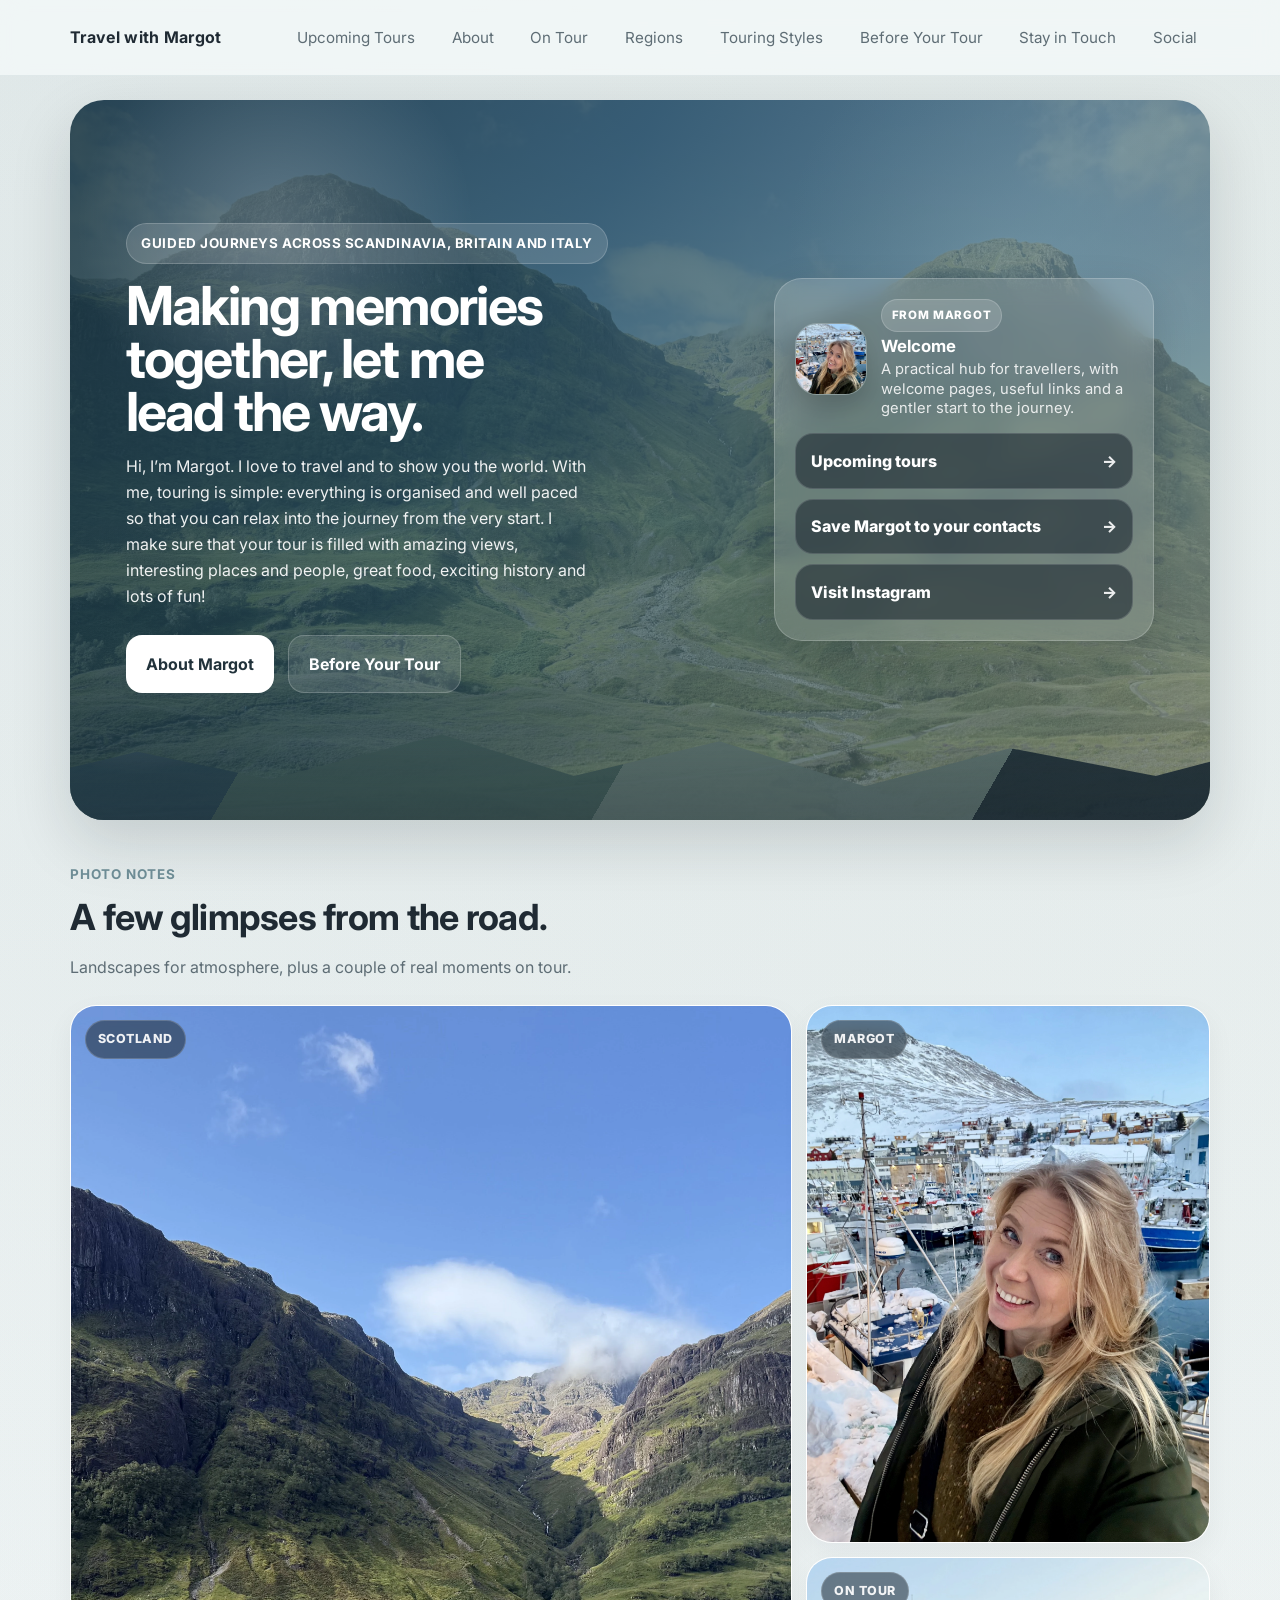
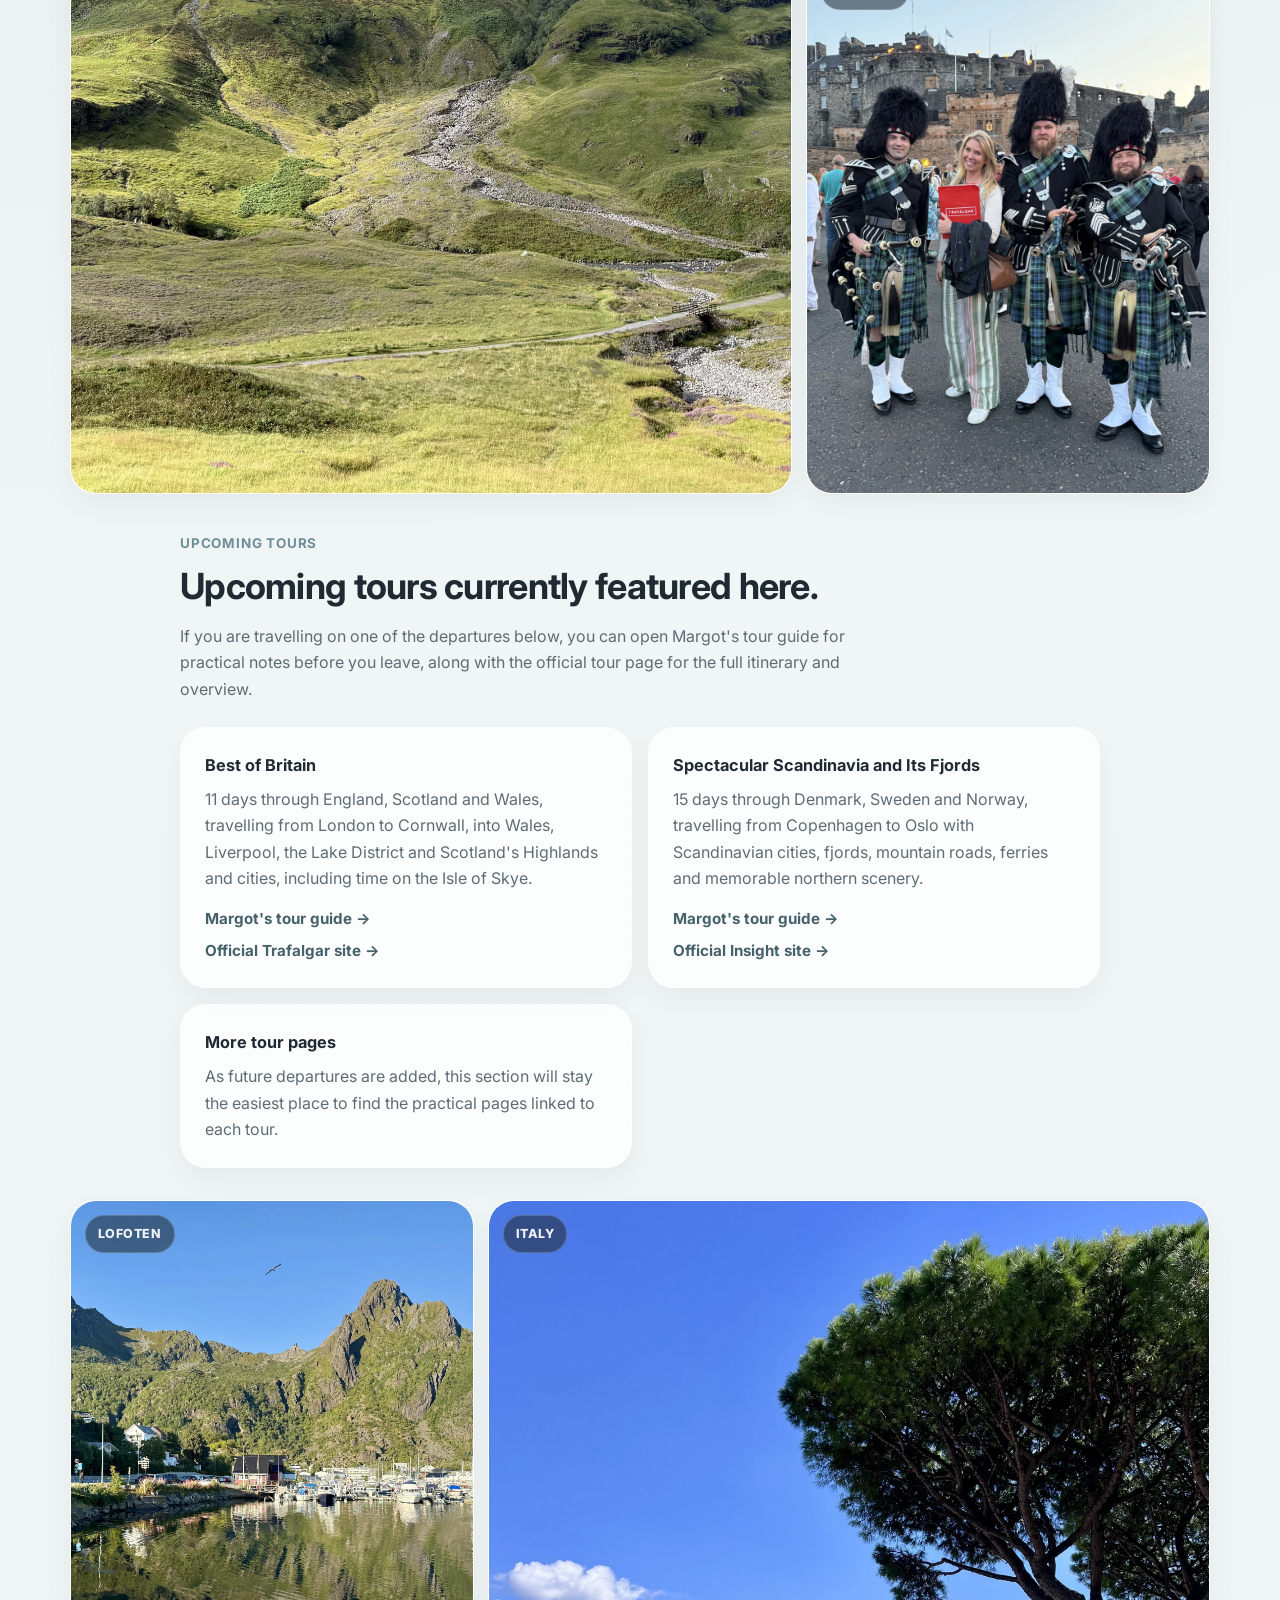
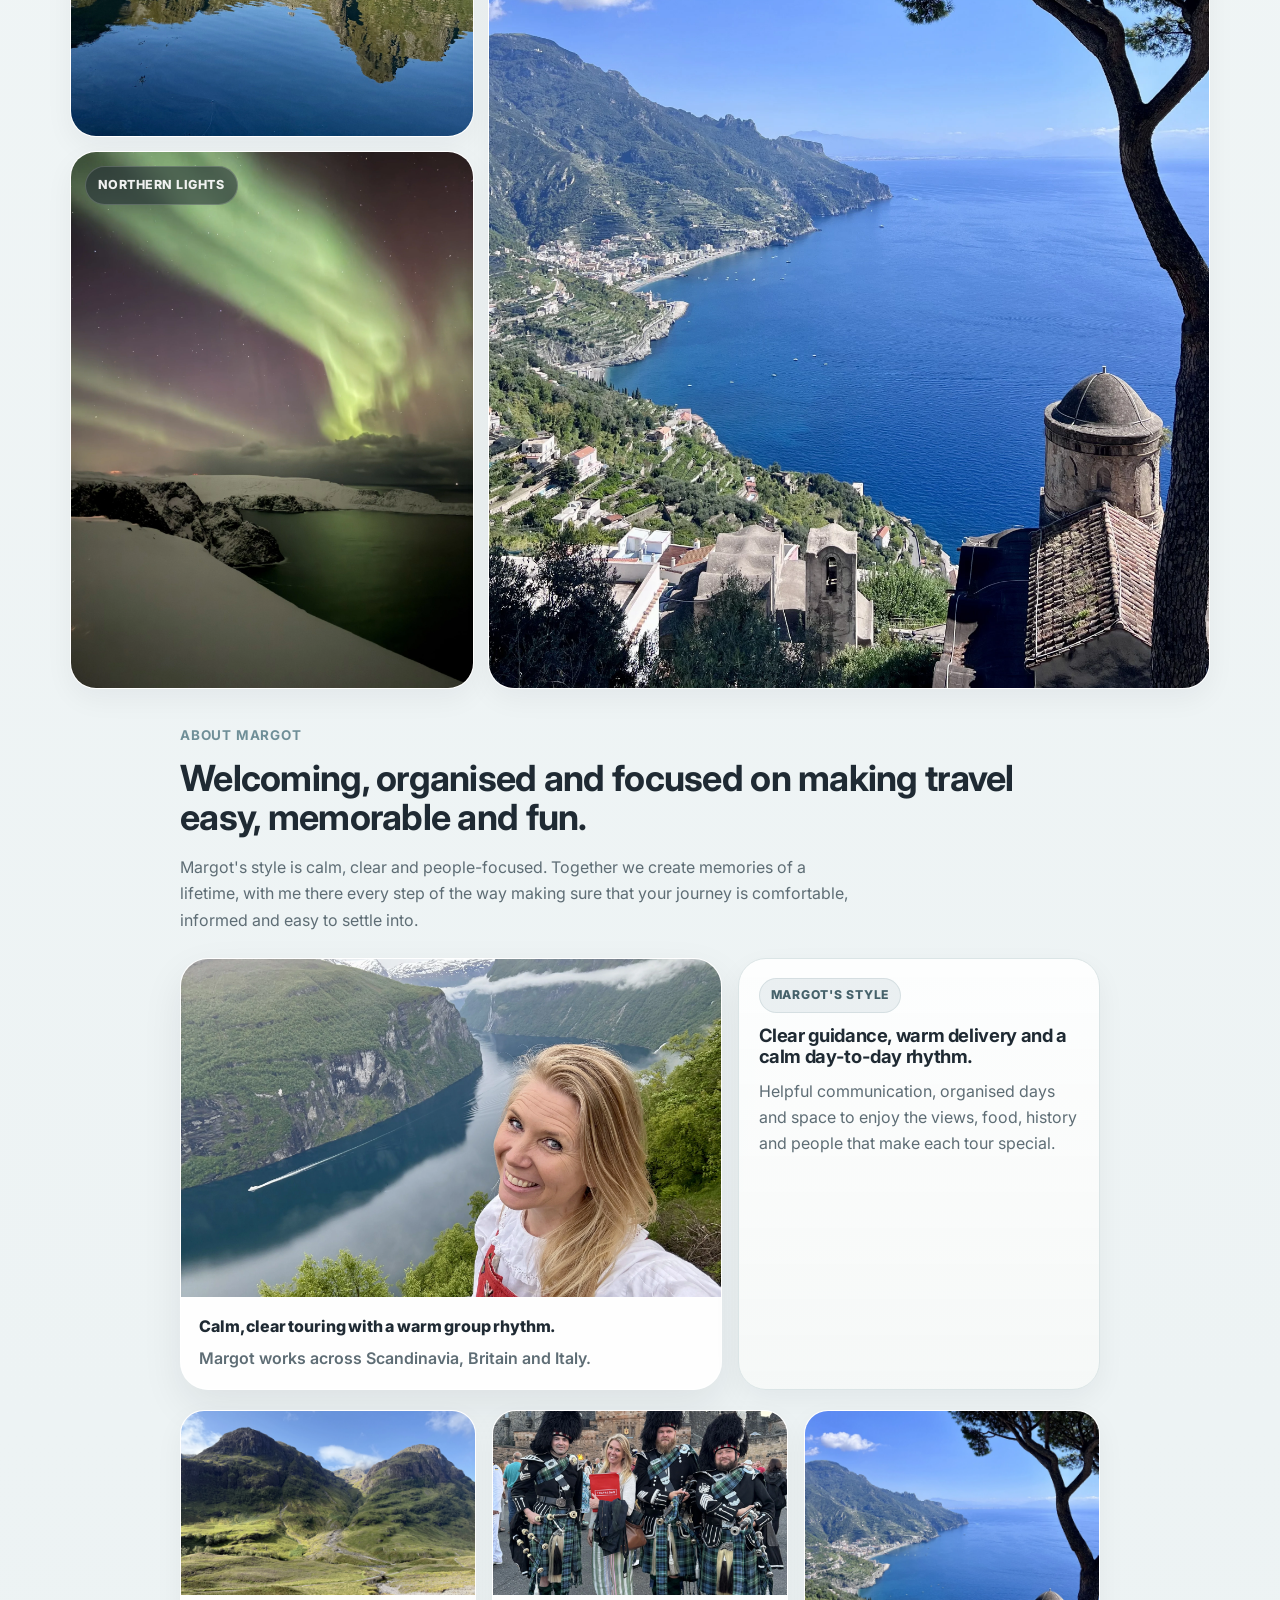
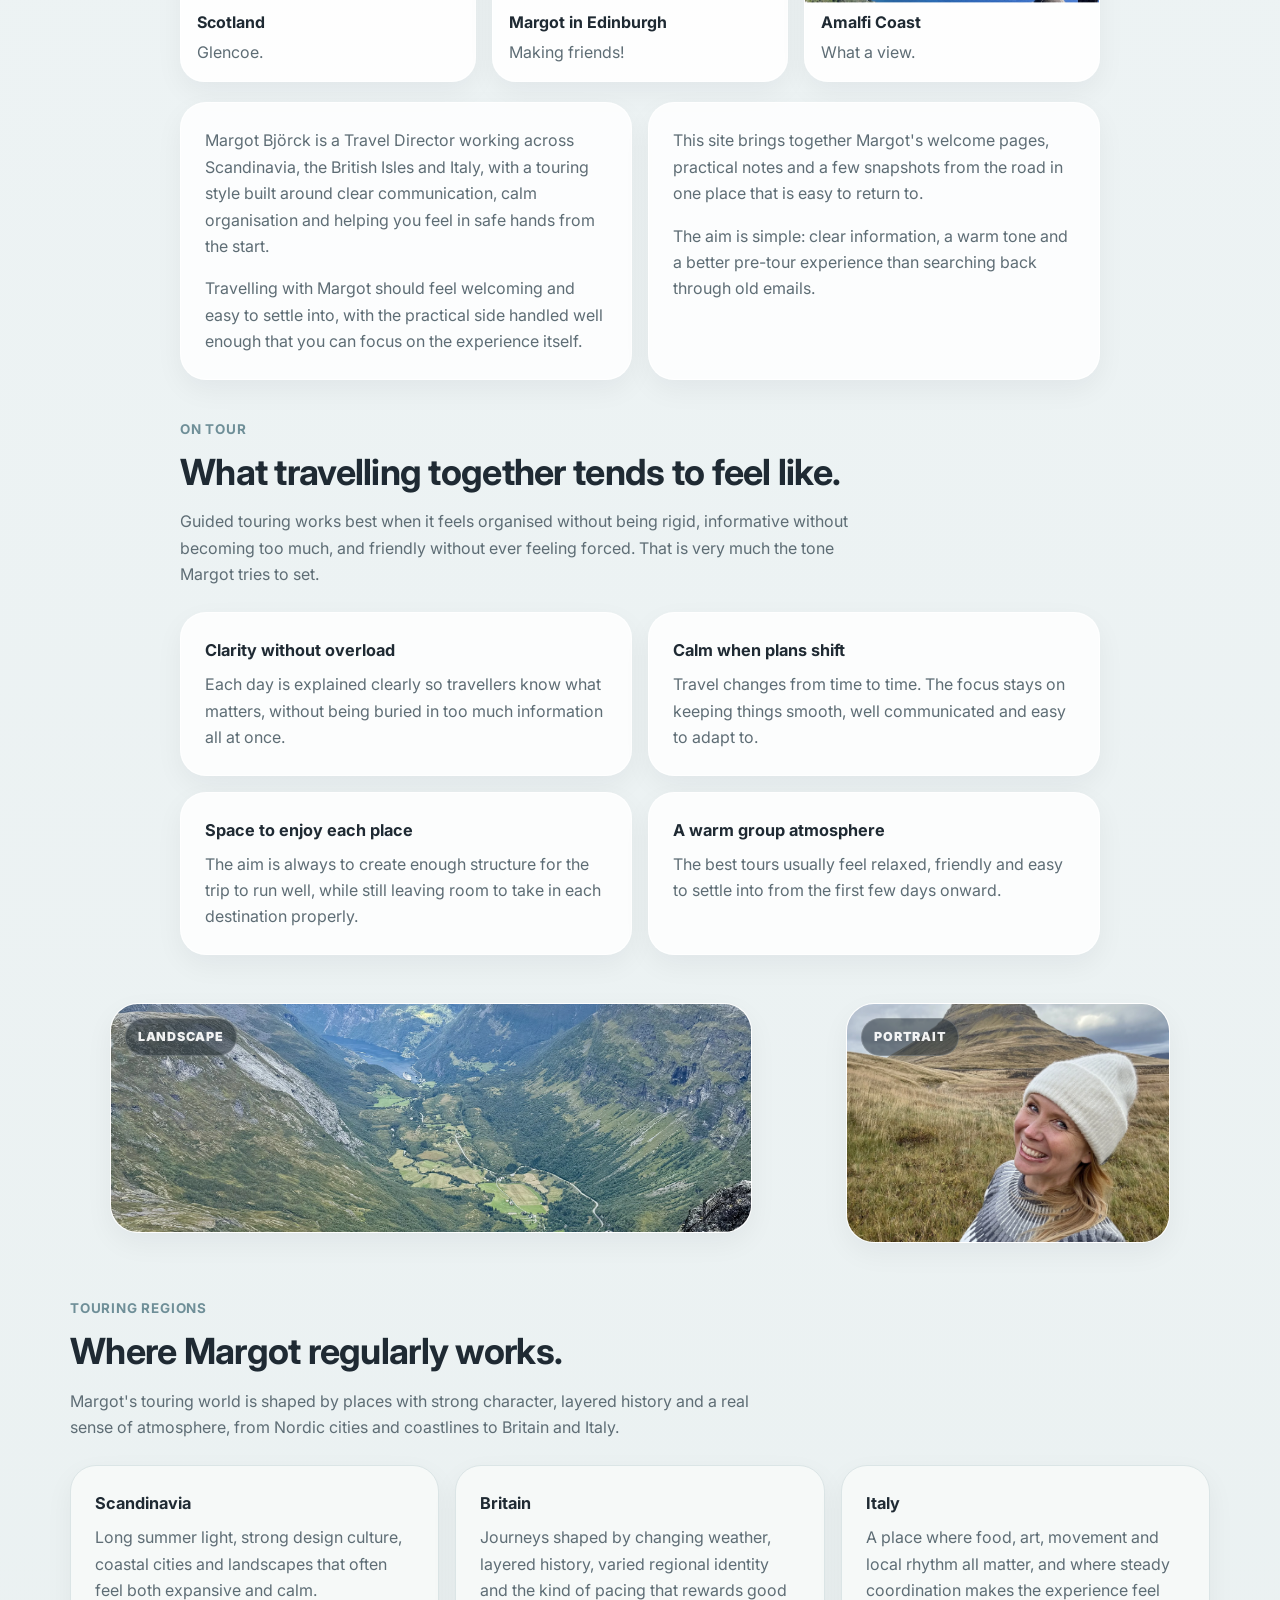
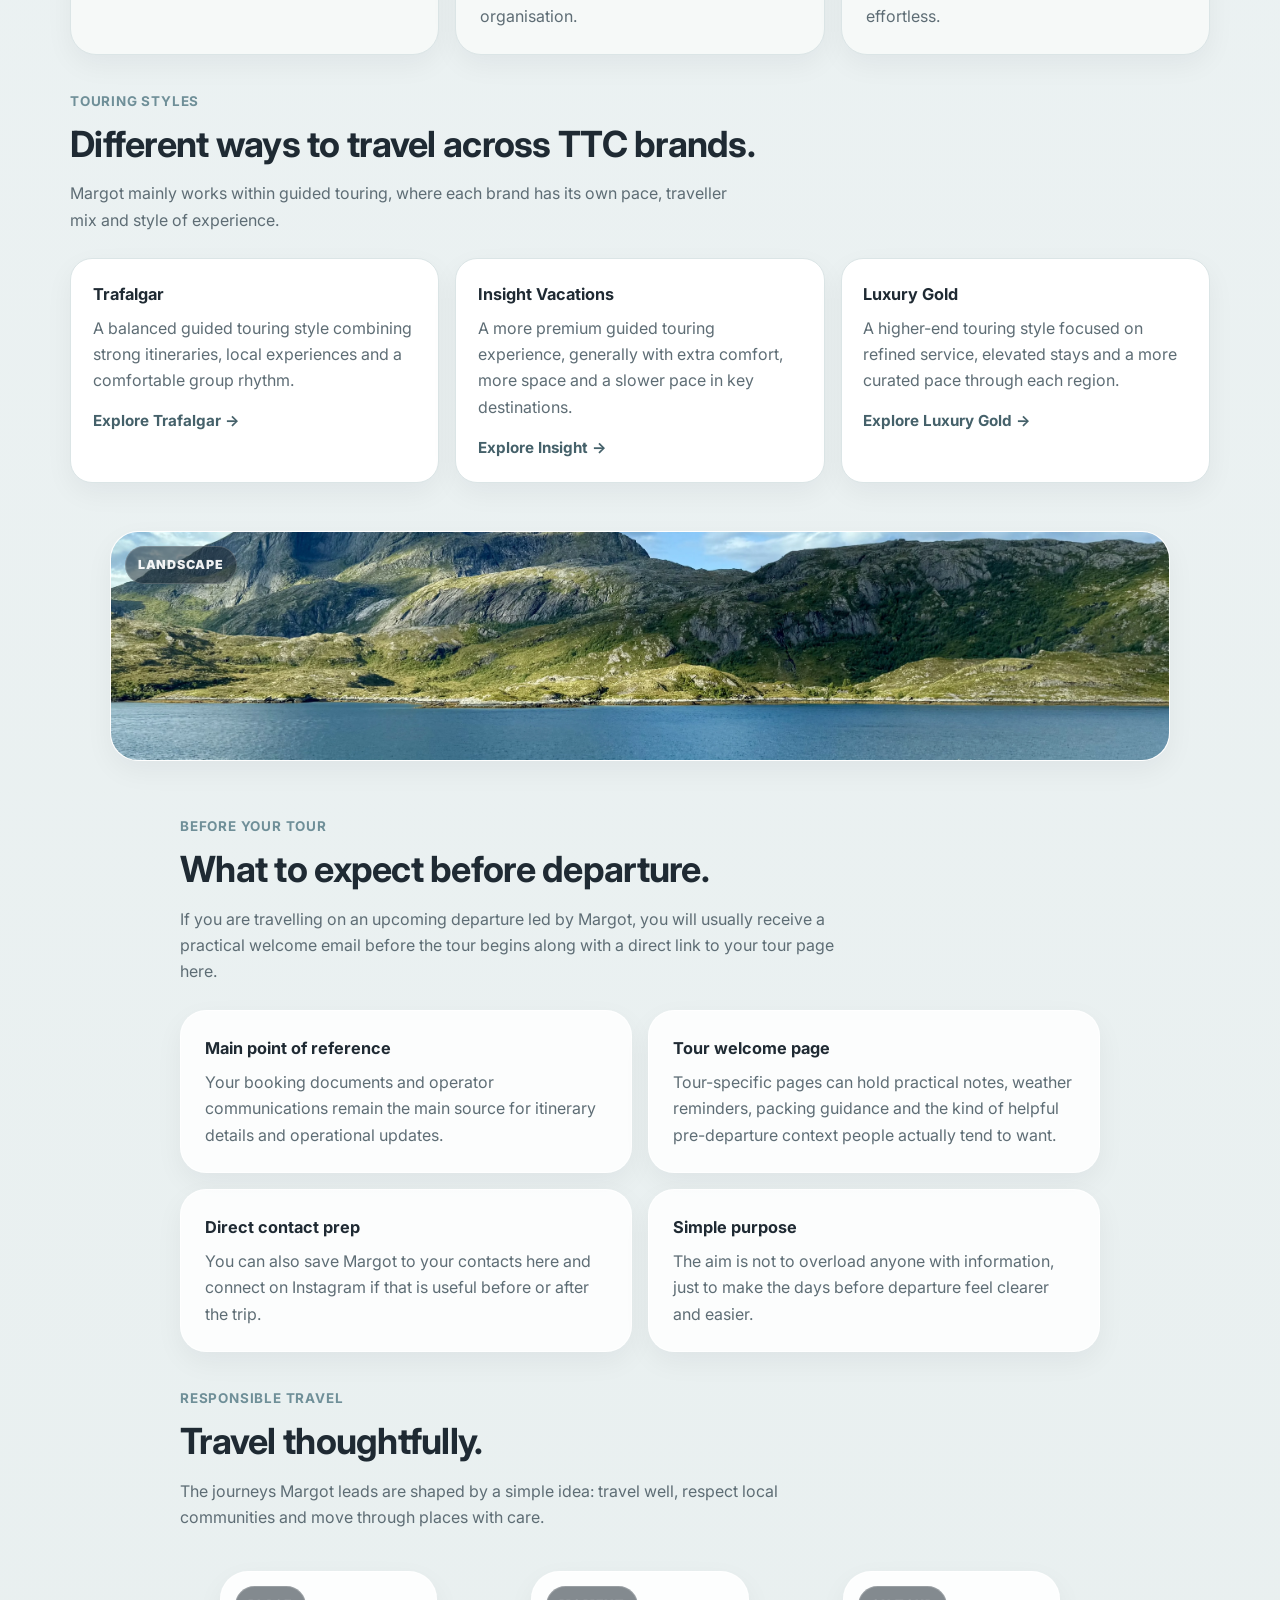
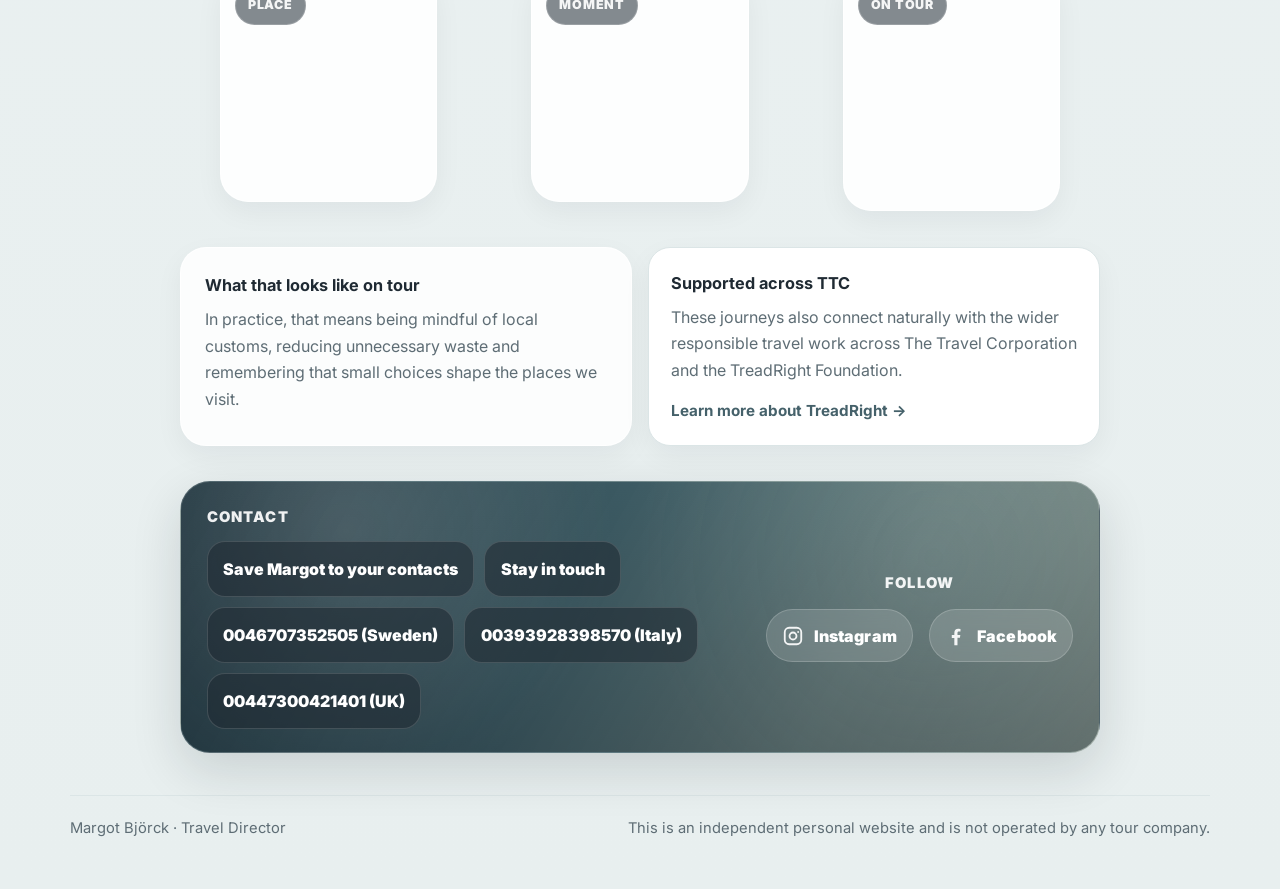
<file: index.html>
<!DOCTYPE html>
<html lang="en">
<head>
  <meta charset="UTF-8" />
  <meta name="viewport" content="width=device-width, initial-scale=1.0" />
  <title>Travel with Margot</title>
  <meta
    name="description"
    content="Margot Björck is a Travel Director leading guided journeys across Scandinavia, Britain and Italy with a welcoming, organised and people-focused touring style."
  />
  <link rel="stylesheet" href="assets/style.css" />
  <link rel="preconnect" href="https://fonts.googleapis.com" />
  <link rel="preconnect" href="https://fonts.gstatic.com" crossorigin />
  <link href="https://fonts.googleapis.com/css2?family=Inter:wght@400;500;600;700;800&amp;display=swap" rel="stylesheet" />
  <link rel="icon" href="images/brand-mark.svg" sizes="32x32" type="image/svg+xml" />
  <link rel="icon" href="images/brand-mark.svg" sizes="192x192" type="image/svg+xml" />
  <link rel="apple-touch-icon" href="images/brand-mark.svg" />
</head>
<body>
  <header class="topbar">
    <div class="container topbar-inner">
      <a class="brand" href="index.html">Travel with Margot</a>

      <nav class="nav">
        <a href="#upcoming-tours">Upcoming Tours</a>
        <a href="#about">About</a>
        <a href="#touring-feel">On Tour</a>
        <a href="#regions">Regions</a>
        <a href="#styles">Touring Styles</a>
        <a href="#before-tour">Before Your Tour</a>
        <a href="join.html">Stay in Touch</a>
        <a href="#social">Social</a>
      </nav>
    </div>
  </header>

  <main>
    <section class="hero-wrap">
      <div class="container">
        <section class="hero hero-home">
          <div class="hero-inner">
            <div class="hero-copy">
              <div class="eyebrow">Guided journeys across Scandinavia, Britain and Italy</div>
              <h1>Making memories together, let me lead the way.</h1>
              <p class="hero-sub">
                Hi, I’m Margot. I love to travel and to show you the world. With me, touring is simple: everything is organised and well paced so that you can relax into the journey from the very start. I make sure that your tour is filled with amazing views, interesting places and people, great food, exciting history and lots of fun!
              </p>

              <div class="cta-row">
                <a class="btn btn-primary" href="#about">About Margot</a>
                <a class="btn btn-secondary" href="#before-tour">Before Your Tour</a>
              </div>
            </div>

            <aside class="hero-aside" aria-label="From Margot">
              <div class="hero-aside-head">
                <img class="hero-portrait" src="images/margot-harbour-portrait.webp" alt="Margot portrait" loading="lazy" />
                <div class="hero-aside-meta">
                  <span class="hero-aside-kicker">From Margot</span>
                  <strong>Welcome</strong>
                  <span class="hero-aside-sub">A practical hub for travellers, with welcome pages, useful links and a gentler start to the journey.</span>
                </div>
              </div>

              <div class="hero-aside-actions">
                <a class="hero-chip" href="#upcoming-tours">Upcoming tours</a>
                <a class="hero-chip" href="margot-bjorck.vcf">Save Margot to your contacts</a>
                <a class="hero-chip" href="https://instagram.com/margot_traveldirector_ttc" target="_blank" rel="noopener noreferrer">Visit Instagram</a>
              </div>
            </aside>
          </div>
        </section>
      </div>
    </section>

    <section class="section section-soft" id="photo-grid">
      <div class="container">
        <div class="section-intro">
          <div class="kicker">Photo Notes</div>
          <h2>A few glimpses from the road.</h2>
          <p>Landscapes for atmosphere, plus a couple of real moments on tour.</p>
        </div>

        <div class="photo-spread" aria-label="Photo highlights">
          <figure class="photo-spread-main">
            <img src="images/scotland-glencoe-valley.webp" alt="Glencoe landscape" loading="lazy" />
            <figcaption class="photo-label">Scotland</figcaption>
          </figure>

          <div class="photo-spread-stack" aria-label="On tour">
            <figure class="photo-spread-tile">
              <img src="images/margot-harbour-portrait.webp" alt="Margot by the harbour" loading="lazy" />
              <figcaption class="photo-label">Margot</figcaption>
            </figure>
            <figure class="photo-spread-tile">
              <img src="images/margot-edinburgh-castle-pipers.webp" alt="Margot on tour in Edinburgh" loading="lazy" />
              <figcaption class="photo-label">On Tour</figcaption>
            </figure>
          </div>
        </div>
      </div>
    </section>

    <section class="section section-soft" id="upcoming-tours">
      <div class="container narrow">
        <div class="section-intro">
          <div class="kicker">Upcoming Tours</div>
          <h2>Upcoming tours currently featured here.</h2>
          <p>
            If you are travelling on one of the departures below, you can open Margot's tour guide for practical notes before you leave, along with the official tour page for the full itinerary and overview.
          </p>
        </div>

        <div class="info-grid">
          <div class="info-card">
            <h3>Best of Britain</h3>
            <p>
              11 days through England, Scotland and Wales, travelling from London to Cornwall, into Wales, Liverpool, the Lake District and Scotland's Highlands and cities, including time on the Isle of Skye.
            </p>
            <div class="card-links">
              <a class="subtle-link" href="welcome/best-of-britain.html">Margot's tour guide -&gt;</a>
              <a class="subtle-link" href="https://www.trafalgar.com/en-eu/tours/best-of-britain" target="_blank" rel="noopener noreferrer">Official Trafalgar site -&gt;</a>
            </div>
          </div>

          <div class="info-card">
            <h3>Spectacular Scandinavia and Its Fjords</h3>
            <p>
              15 days through Denmark, Sweden and Norway, travelling from Copenhagen to Oslo with Scandinavian cities, fjords, mountain roads, ferries and memorable northern scenery.
            </p>
            <div class="card-links">
              <a class="subtle-link" href="welcome/spectacular-scandinavia-and-its-fjords.html">Margot's tour guide -&gt;</a>
              <a class="subtle-link" href="https://www.insightvacations.com/en-eu/tours/spectacular-scandinavia-and-its-fjords?optionId=269" target="_blank" rel="noopener noreferrer">Official Insight site -&gt;</a>
            </div>
          </div>

          <div class="info-card">
            <h3>More tour pages</h3>
            <p>
              As future departures are added, this section will stay the easiest place to find the practical pages linked to each tour.
            </p>
          </div>
        </div>
      </div>
    </section>

    <section class="section">
      <div class="container">
        <div class="photo-spread photo-spread--reverse" aria-label="More photo highlights">
          <div class="photo-spread-stack" aria-label="Scandinavia moments">
            <figure class="photo-spread-tile">
              <img src="images/norway-lofoten-harbour-reflection.webp" alt="Harbour reflection in Lofoten" loading="lazy" />
              <figcaption class="photo-label">Lofoten</figcaption>
            </figure>
            <figure class="photo-spread-tile">
              <img src="images/norway-northern-lights-fjord.webp" alt="Northern lights over water" loading="lazy" />
              <figcaption class="photo-label">Northern Lights</figcaption>
            </figure>
          </div>

          <figure class="photo-spread-main">
            <img src="images/italy-amalfi-coast-view.webp" alt="Amalfi coast view" loading="lazy" />
            <figcaption class="photo-label">Italy</figcaption>
          </figure>
        </div>
      </div>
    </section>

    <section class="section" id="about">
      <div class="container narrow">
        <div class="section-intro">
          <div class="kicker">About Margot</div>
          <h2>Welcoming, organised and focused on making travel easy, memorable and fun.</h2>
          <p>
            Margot's style is calm, clear and people-focused. Together we create memories of a lifetime, with me there every step of the way making sure that your journey is comfortable, informed and easy to settle into.
          </p>
        </div>

        <div class="about-visual">
          <figure class="about-figure">
            <img src="images/margot-fjord-selfie.webp" alt="Margot with a fjord view" loading="lazy" />
            <figcaption>
              Calm, clear touring with a warm group rhythm.
              <span>Margot works across Scandinavia, Britain and Italy.</span>
            </figcaption>
          </figure>

          <div class="about-style">
            <div class="about-style-kicker">Margot's style</div>
            <h3>Clear guidance, warm delivery and a calm day-to-day rhythm.</h3>
            <p>
              Helpful communication, organised days and space to enjoy the views, food, history and people that make each tour special.
            </p>
          </div>
        </div>

        <div class="home-gallery" aria-label="Photo highlights">
          <figure class="home-figure">
            <img src="images/scotland-glencoe-valley.webp" alt="Glencoe landscape" loading="lazy" />
            <figcaption><strong>Scotland</strong><span>Glencoe.</span></figcaption>
          </figure>
          <figure class="home-figure">
            <img src="images/margot-edinburgh-castle-pipers.webp" alt="Margot on tour in Edinburgh" loading="lazy" />
            <figcaption><strong>Margot in Edinburgh</strong><span>Making friends!</span></figcaption>
          </figure>
          <figure class="home-figure">
            <img class="home-figure-img home-figure-img--amalfi" src="images/italy-amalfi-coast-view.webp" alt="Amalfi coastline view" loading="lazy" />
            <figcaption><strong>Amalfi Coast</strong><span>What a view.</span></figcaption>
          </figure>
        </div>

        <div class="about-grid">
          <div class="about-card">
            <p>
              Margot Björck is a Travel Director working across Scandinavia, the British Isles and Italy, with a touring style built around clear communication, calm organisation and helping you feel in safe hands from the start.
            </p>
            <p>
              Travelling with Margot should feel welcoming and easy to settle into, with the practical side handled well enough that you can focus on the experience itself.
            </p>
          </div>

          <div class="about-card">
            <p>
              This site brings together Margot's welcome pages, practical notes and a few snapshots from the road in one place that is easy to return to.
            </p>
            <p>
              The aim is simple: clear information, a warm tone and a better pre-tour experience than searching back through old emails.
            </p>
          </div>
        </div>
      </div>
    </section>

    <section class="section section-soft" id="touring-feel">
      <div class="container narrow">
        <div class="section-intro">
          <div class="kicker">On Tour</div>
          <h2>What travelling together tends to feel like.</h2>
          <p>
            Guided touring works best when it feels organised without being rigid, informative without becoming too much, and friendly without ever feeling forced. That is very much the tone Margot tries to set.
          </p>
        </div>

        <div class="info-grid">
          <div class="info-card">
            <h3>Clarity without overload</h3>
            <p>
              Each day is explained clearly so travellers know what matters, without being buried in too much information all at once.
            </p>
          </div>

          <div class="info-card">
            <h3>Calm when plans shift</h3>
            <p>
              Travel changes from time to time. The focus stays on keeping things smooth, well communicated and easy to adapt to.
            </p>
          </div>

          <div class="info-card">
            <h3>Space to enjoy each place</h3>
            <p>
              The aim is always to create enough structure for the trip to run well, while still leaving room to take in each destination properly.
            </p>
          </div>

          <div class="info-card">
            <h3>A warm group atmosphere</h3>
            <p>
              The best tours usually feel relaxed, friendly and easy to settle into from the first few days onward.
            </p>
          </div>
        </div>
      </div>
    </section>

	    <section class="section">
	      <div class="container">
	        <div class="photo-break" aria-label="Photo highlights">
	          <figure class="photo-placeholder photo-placeholder--filled photo-placeholder--landscape">
	            <img class="photo-placeholder-img" src="images/norway-trollstigen-valley.webp" alt="Mountain valley landscape" loading="lazy" />
	            <span class="photo-placeholder-tag">Landscape</span>
	          </figure>

	          <figure class="photo-placeholder photo-placeholder--filled photo-placeholder--portrait">
	              <img class="photo-placeholder-img" src="images/margot-mountain-selfie.webp" alt="Margot on tour" loading="lazy" />
	            <span class="photo-placeholder-tag">Portrait</span>
	          </figure>
	        </div>
	      </div>
	    </section>

    <section class="section section-soft" id="regions">
      <div class="container">
        <div class="section-intro">
          <div class="kicker">Touring Regions</div>
          <h2>Where Margot regularly works.</h2>
          <p>
            Margot's touring world is shaped by places with strong character, layered history and a real sense of atmosphere, from Nordic cities and coastlines to Britain and Italy.
          </p>
        </div>

        <div class="regions-grid">
          <div class="region-card">
            <h3>Scandinavia</h3>
            <p>
              Long summer light, strong design culture, coastal cities and landscapes that often feel both expansive and calm.
            </p>
          </div>

          <div class="region-card">
            <h3>Britain</h3>
            <p>
              Journeys shaped by changing weather, layered history, varied regional identity and the kind of pacing that rewards good organisation.
            </p>
          </div>

          <div class="region-card">
            <h3>Italy</h3>
            <p>
              A place where food, art, movement and local rhythm all matter, and where steady coordination makes the experience feel effortless.
            </p>
          </div>
        </div>
      </div>
    </section>

    <section class="section" id="styles">
      <div class="container">
        <div class="section-intro">
          <div class="kicker">Touring Styles</div>
          <h2>Different ways to travel across TTC brands.</h2>
          <p>
            Margot mainly works within guided touring, where each brand has its own pace, traveller mix and style of experience.
          </p>
        </div>

        <div class="operators-grid">
          <a class="operator-card" href="https://www.trafalgar.com/" target="_blank" rel="noopener noreferrer">
            <h3>Trafalgar</h3>
            <p>A balanced guided touring style combining strong itineraries, local experiences and a comfortable group rhythm.</p>
            <span class="subtle-link">Explore Trafalgar -&gt;</span>
          </a>

          <a class="operator-card" href="https://www.insightvacations.com/" target="_blank" rel="noopener noreferrer">
            <h3>Insight Vacations</h3>
            <p>A more premium guided touring experience, generally with extra comfort, more space and a slower pace in key destinations.</p>
            <span class="subtle-link">Explore Insight -&gt;</span>
          </a>

          <a class="operator-card" href="https://www.luxurygold.com/" target="_blank" rel="noopener noreferrer">
            <h3>Luxury Gold</h3>
            <p>A higher-end touring style focused on refined service, elevated stays and a more curated pace through each region.</p>
            <span class="subtle-link">Explore Luxury Gold -&gt;</span>
          </a>
        </div>
      </div>
    </section>

	    <section class="section">
	      <div class="container">
	        <div class="photo-break photo-break--single" aria-label="Landscape highlight">
	          <figure class="photo-placeholder photo-placeholder--filled photo-placeholder--landscape">
	            <img class="photo-placeholder-img" src="images/norway-turquoise-lake.webp" alt="Turquoise lake landscape" loading="lazy" />
	            <span class="photo-placeholder-tag">Landscape</span>
	          </figure>
	        </div>
	      </div>
	    </section>

    <section class="section section-soft" id="before-tour">
      <div class="container narrow">
        <div class="section-intro">
          <div class="kicker">Before Your Tour</div>
          <h2>What to expect before departure.</h2>
          <p>
            If you are travelling on an upcoming departure led by Margot, you will usually receive a practical welcome email before the tour begins along with a direct link to your tour page here.
          </p>
        </div>

        <div class="info-grid">
          <div class="info-card">
            <h3>Main point of reference</h3>
            <p>
              Your booking documents and operator communications remain the main source for itinerary details and operational updates.
            </p>
          </div>

          <div class="info-card">
            <h3>Tour welcome page</h3>
            <p>
              Tour-specific pages can hold practical notes, weather reminders, packing guidance and the kind of helpful pre-departure context people actually tend to want.
            </p>
          </div>

          <div class="info-card">
            <h3>Direct contact prep</h3>
            <p>
              You can also save Margot to your contacts here and connect on Instagram if that is useful before or after the trip.
            </p>
          </div>

          <div class="info-card">
            <h3>Simple purpose</h3>
            <p>
              The aim is not to overload anyone with information, just to make the days before departure feel clearer and easier.
            </p>
          </div>
        </div>
      </div>
    </section>

	    <section class="section" id="responsible-travel">
	      <div class="container narrow">
	        <div class="section-intro">
	          <div class="kicker">Responsible Travel</div>
	          <h2>Travel thoughtfully.</h2>
	          <p>
	            The journeys Margot leads are shaped by a simple idea: travel well, respect local communities and move through places with care.
	          </p>
	        </div>

	        <div class="mtm-photo-row" aria-label="Responsible travel highlights">
	          <figure class="photo-placeholder photo-placeholder--filled photo-placeholder--landscape">
	            <img class="photo-placeholder-img" src="images/norway-lofoten-harbour-reflection.webp" alt="Harbour reflection in Norway" loading="lazy" />
	            <span class="photo-placeholder-tag">Place</span>
	          </figure>
	          <figure class="photo-placeholder photo-placeholder--filled photo-placeholder--landscape">
	            <img class="photo-placeholder-img" src="images/margot-northern-lights-celebration.webp" alt="Margot enjoying a northern lights moment" loading="lazy" />
	            <span class="photo-placeholder-tag">Moment</span>
	          </figure>
	          <figure class="photo-placeholder photo-placeholder--filled photo-placeholder--portrait">
	            <img class="photo-placeholder-img" src="images/margot-trollstigen-lookout.webp" alt="Margot at the Trollstigen lookout" loading="lazy" />
	            <span class="photo-placeholder-tag">On Tour</span>
	          </figure>
	        </div>

	        <div class="info-grid">
	          <div class="info-card">
	            <h3>What that looks like on tour</h3>
	            <p>
	              In practice, that means being mindful of local customs, reducing unnecessary waste and remembering that small choices shape the places we visit.
            </p>
          </div>

          <a class="info-card treadright-link" href="https://www.treadright.org/" target="_blank" rel="noopener noreferrer">
            <h3>Supported across TTC</h3>
            <p>
              These journeys also connect naturally with the wider responsible travel work across The Travel Corporation and the TreadRight Foundation.
            </p>
            <span class="subtle-link">Learn more about TreadRight -&gt;</span>
          </a>
        </div>
      </div>
    </section>

    <section class="section section-soft" id="social">
      <div class="container narrow">
        <div class="contact-social-bar" aria-label="Contact and social links">
          <div class="contact-social-col">
            <div class="contact-social-title">Contact</div>
            <div class="contact-social-links">
              <a class="contact-social-link" href="margot-bjorck.vcf">Save Margot to your contacts</a>
              <a class="contact-social-link" href="join.html">Stay in touch</a>
              <a class="contact-social-link" href="tel:+46707352505">0046707352505 (Sweden)</a>
              <a class="contact-social-link" href="tel:+393928398570">00393928398570 (Italy)</a>
              <a class="contact-social-link" href="tel:+447300421401">00447300421401 (UK)</a>
            </div>
          </div>

          <div class="contact-social-col contact-social-col--center">
            <div class="contact-social-title">Follow</div>
            <div class="contact-social-icons" aria-label="Social media">
              <a class="social-pill" href="https://instagram.com/margot_traveldirector_ttc" target="_blank" rel="noopener noreferrer">
                <svg viewBox="0 0 24 24" aria-hidden="true">
                  <path d="M7.8 2h8.4A5.8 5.8 0 0 1 22 7.8v8.4A5.8 5.8 0 0 1 16.2 22H7.8A5.8 5.8 0 0 1 2 16.2V7.8A5.8 5.8 0 0 1 7.8 2Zm8.4 2H7.8A3.8 3.8 0 0 0 4 7.8v8.4A3.8 3.8 0 0 0 7.8 20h8.4a3.8 3.8 0 0 0 3.8-3.8V7.8A3.8 3.8 0 0 0 16.2 4Zm-4.2 3.2A4.8 4.8 0 1 1 7.2 12 4.8 4.8 0 0 1 12 7.2Zm0 2A2.8 2.8 0 1 0 14.8 12 2.8 2.8 0 0 0 12 9.2ZM17.6 6.6a1 1 0 1 1-1 1 1 1 0 0 1 1-1Z"/>
                </svg>
                <span>Instagram</span>
              </a>
              <a class="social-pill" href="https://facebook.com" target="_blank" rel="noopener noreferrer">
                <svg viewBox="0 0 24 24" aria-hidden="true">
                  <path d="M13.6 22v-8.1h2.7l.4-3.1h-3.1V8.7c0-.9.3-1.6 1.6-1.6h1.7V4.3a23 23 0 0 0-2.5-.1c-2.5 0-4.2 1.5-4.2 4.4v2.4H7.4v3.1h2.8V22h3.4Z"/>
                </svg>
                <span>Facebook</span>
              </a>
            </div>
          </div>
        </div>
      </div>
    </section>
  </main>

  <footer class="footer">
    <div class="container footer-inner">
      <div>Margot Björck · Travel Director</div>
      <div>This is an independent personal website and is not operated by any tour company.</div>
    </div>
  </footer>
</body>
</html>
</file>
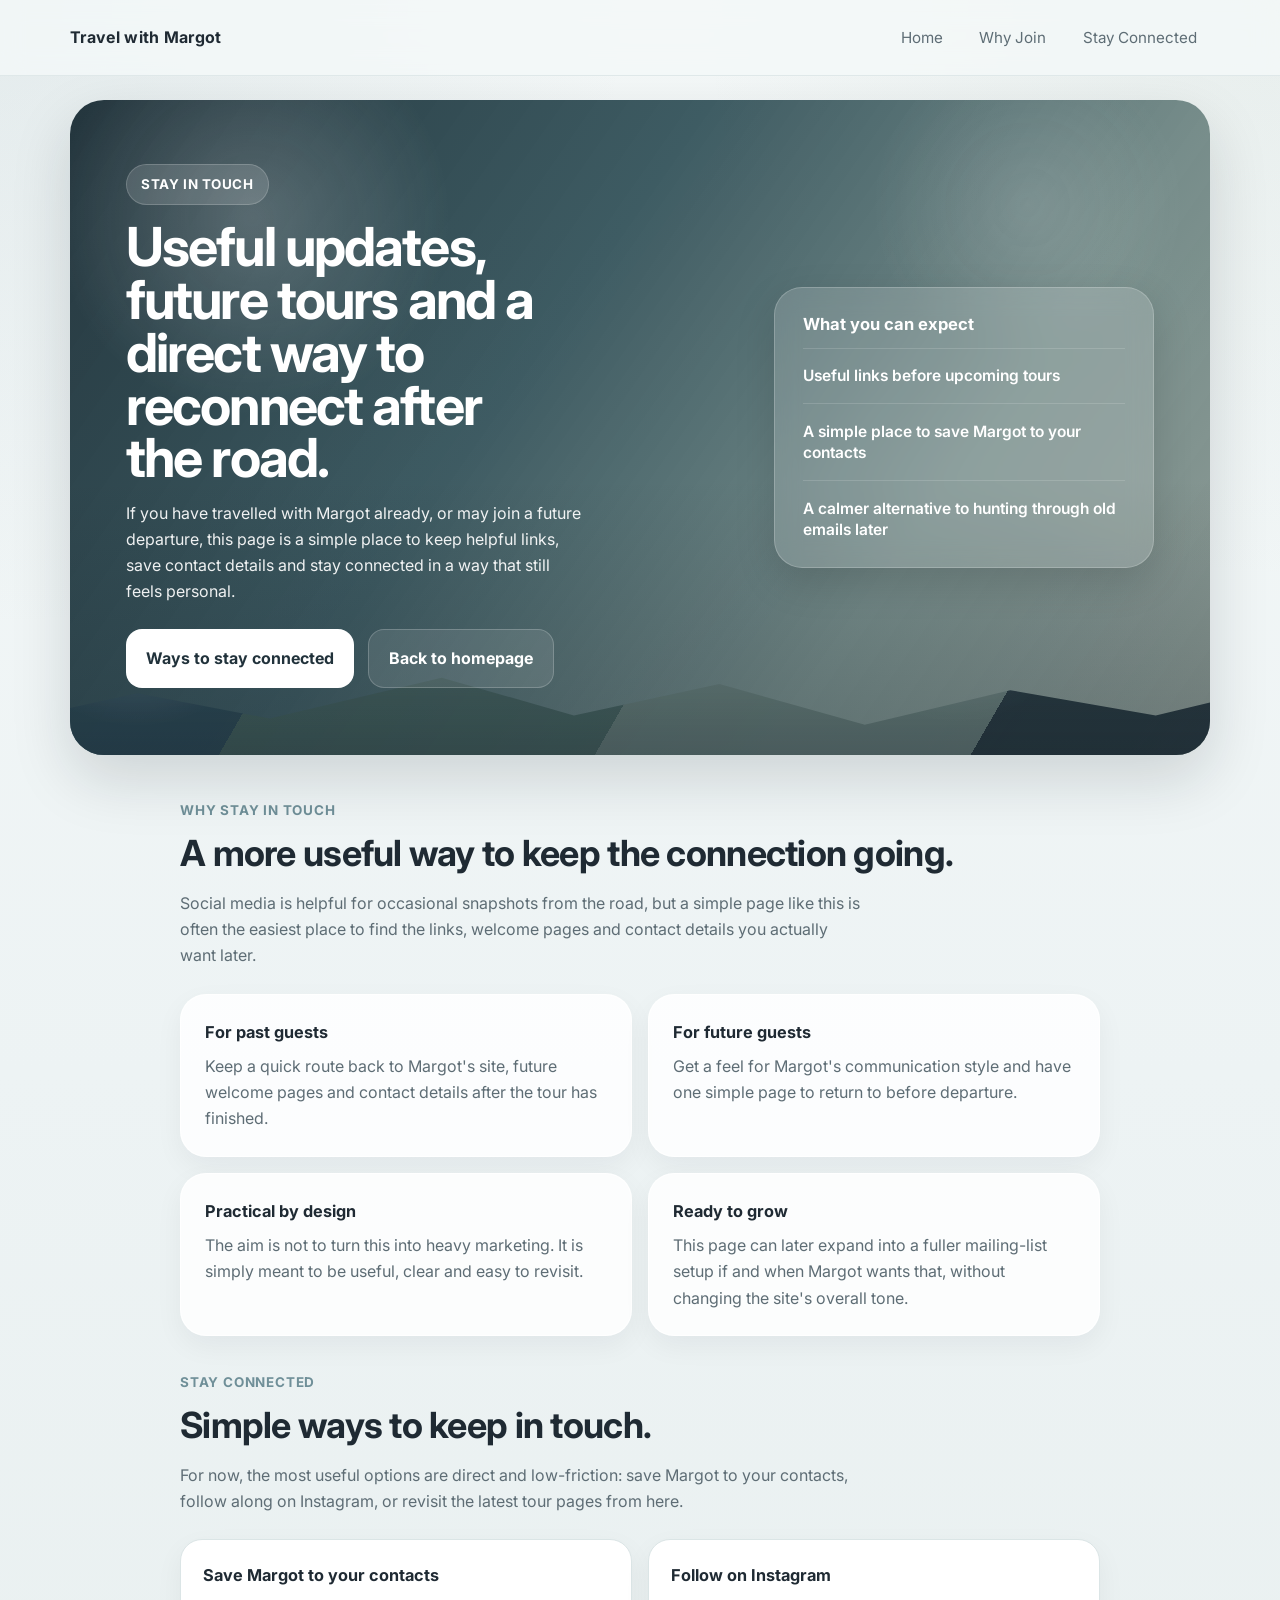
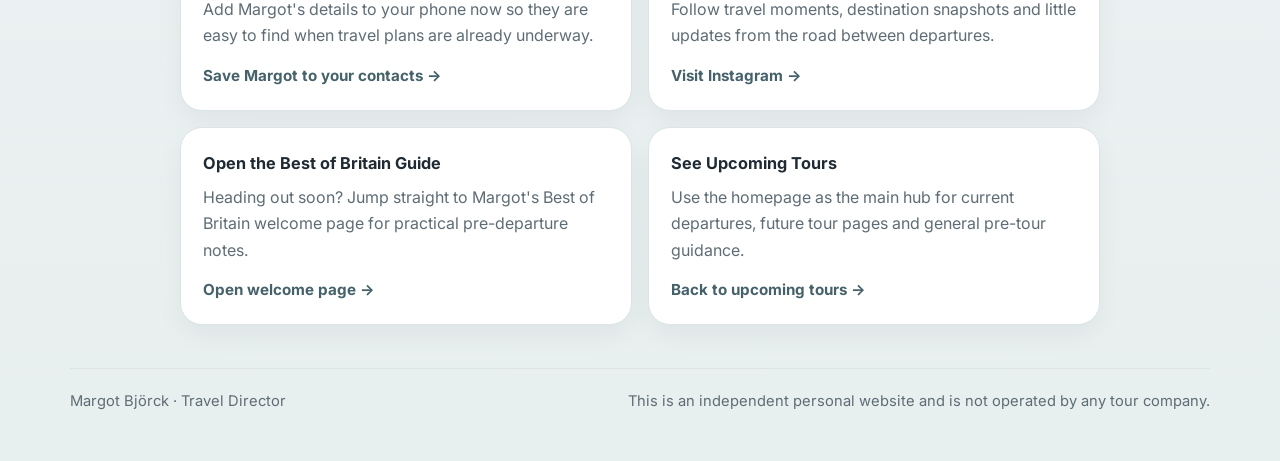
<file: join.html>
<!DOCTYPE html>
<html lang="en">
<head>
  <meta charset="UTF-8" />
  <meta name="viewport" content="width=device-width, initial-scale=1.0" />
  <title>Stay in Touch | Travel with Margot</title>
  <meta
    name="description"
    content="Keep in touch with Margot Björck for future tours, practical travel notes and useful links before or after your journey."
  />
  <link rel="stylesheet" href="assets/style.css" />
  <link rel="preconnect" href="https://fonts.googleapis.com" />
  <link rel="preconnect" href="https://fonts.gstatic.com" crossorigin />
  <link href="https://fonts.googleapis.com/css2?family=Inter:wght@400;500;600;700;800&amp;display=swap" rel="stylesheet" />
  <link rel="icon" href="images/brand-mark.svg" sizes="32x32" type="image/svg+xml" />
  <link rel="icon" href="images/brand-mark.svg" sizes="192x192" type="image/svg+xml" />
  <link rel="apple-touch-icon" href="images/brand-mark.svg" />
</head>
<body>
  <header class="topbar">
    <div class="container topbar-inner">
      <a class="brand" href="index.html">Travel with Margot</a>

      <nav class="nav">
        <a href="index.html">Home</a>
        <a href="#why-join">Why Join</a>
        <a href="#signup">Stay Connected</a>
      </nav>
    </div>
  </header>

  <main>
    <section class="hero-wrap">
      <div class="container">
        <section class="hero hero-join">
          <div class="hero-inner hero-inner-wide">
            <div class="hero-copy">
              <div class="eyebrow">Stay in Touch</div>
              <h1>Useful updates, future tours and a direct way to reconnect after the road.</h1>
              <p class="hero-sub">
                If you have travelled with Margot already, or may join a future departure, this page is a simple place to keep helpful links, save contact details and stay connected in a way that still feels personal.
              </p>

              <div class="cta-row">
                <a class="btn btn-primary" href="#signup">Ways to stay connected</a>
                <a class="btn btn-secondary" href="index.html">Back to homepage</a>
              </div>
            </div>

            <aside class="hero-card">
              <h3>What you can expect</h3>
              <ul class="hero-list">
                <li>Useful links before upcoming tours</li>
                <li>A simple place to save Margot to your contacts</li>
                <li>A calmer alternative to hunting through old emails later</li>
              </ul>
            </aside>
          </div>
        </section>
      </div>
    </section>

    <section class="section section-soft" id="why-join">
      <div class="container narrow">
        <div class="section-intro">
          <div class="kicker">Why Stay In Touch</div>
          <h2>A more useful way to keep the connection going.</h2>
          <p>
            Social media is helpful for occasional snapshots from the road, but a simple page like this is often the easiest place to find the links, welcome pages and contact details you actually want later.
          </p>
        </div>

        <div class="info-grid">
          <div class="info-card">
            <h3>For past guests</h3>
            <p>
              Keep a quick route back to Margot's site, future welcome pages and contact details after the tour has finished.
            </p>
          </div>

          <div class="info-card">
            <h3>For future guests</h3>
            <p>
              Get a feel for Margot's communication style and have one simple page to return to before departure.
            </p>
          </div>

          <div class="info-card">
            <h3>Practical by design</h3>
            <p>
              The aim is not to turn this into heavy marketing. It is simply meant to be useful, clear and easy to revisit.
            </p>
          </div>

          <div class="info-card">
            <h3>Ready to grow</h3>
            <p>
              This page can later expand into a fuller mailing-list setup if and when Margot wants that, without changing the site's overall tone.
            </p>
          </div>
        </div>
      </div>
    </section>

    <section class="section" id="signup">
      <div class="container narrow">
        <div class="section-intro">
          <div class="kicker">Stay Connected</div>
          <h2>Simple ways to keep in touch.</h2>
          <p>
            For now, the most useful options are direct and low-friction: save Margot to your contacts, follow along on Instagram, or revisit the latest tour pages from here.
          </p>
        </div>

        <div class="info-grid">
          <a class="info-card" href="margot-bjorck.vcf">
            <h3>Save Margot to your contacts</h3>
            <p>
              Add Margot's details to your phone now so they are easy to find when travel plans are already underway.
            </p>
            <span class="subtle-link">Save Margot to your contacts -&gt;</span>
          </a>

          <a class="info-card" href="https://instagram.com/margot_traveldirector_ttc" target="_blank" rel="noopener noreferrer">
            <h3>Follow on Instagram</h3>
            <p>
              Follow travel moments, destination snapshots and little updates from the road between departures.
            </p>
            <span class="subtle-link">Visit Instagram -&gt;</span>
          </a>

          <a class="info-card" href="welcome/best-of-britain.html">
            <h3>Open the Best of Britain Guide</h3>
            <p>
              Heading out soon? Jump straight to Margot's Best of Britain welcome page for practical pre-departure notes.
            </p>
            <span class="subtle-link">Open welcome page -&gt;</span>
          </a>

          <a class="info-card" href="index.html#upcoming-tours">
            <h3>See Upcoming Tours</h3>
            <p>
              Use the homepage as the main hub for current departures, future tour pages and general pre-tour guidance.
            </p>
            <span class="subtle-link">Back to upcoming tours -&gt;</span>
          </a>
        </div>
      </div>
    </section>
  </main>

  <footer class="footer">
    <div class="container footer-inner">
      <div>Margot Björck · Travel Director</div>
      <div>This is an independent personal website and is not operated by any tour company.</div>
    </div>
  </footer>
</body>
</html>
</file>
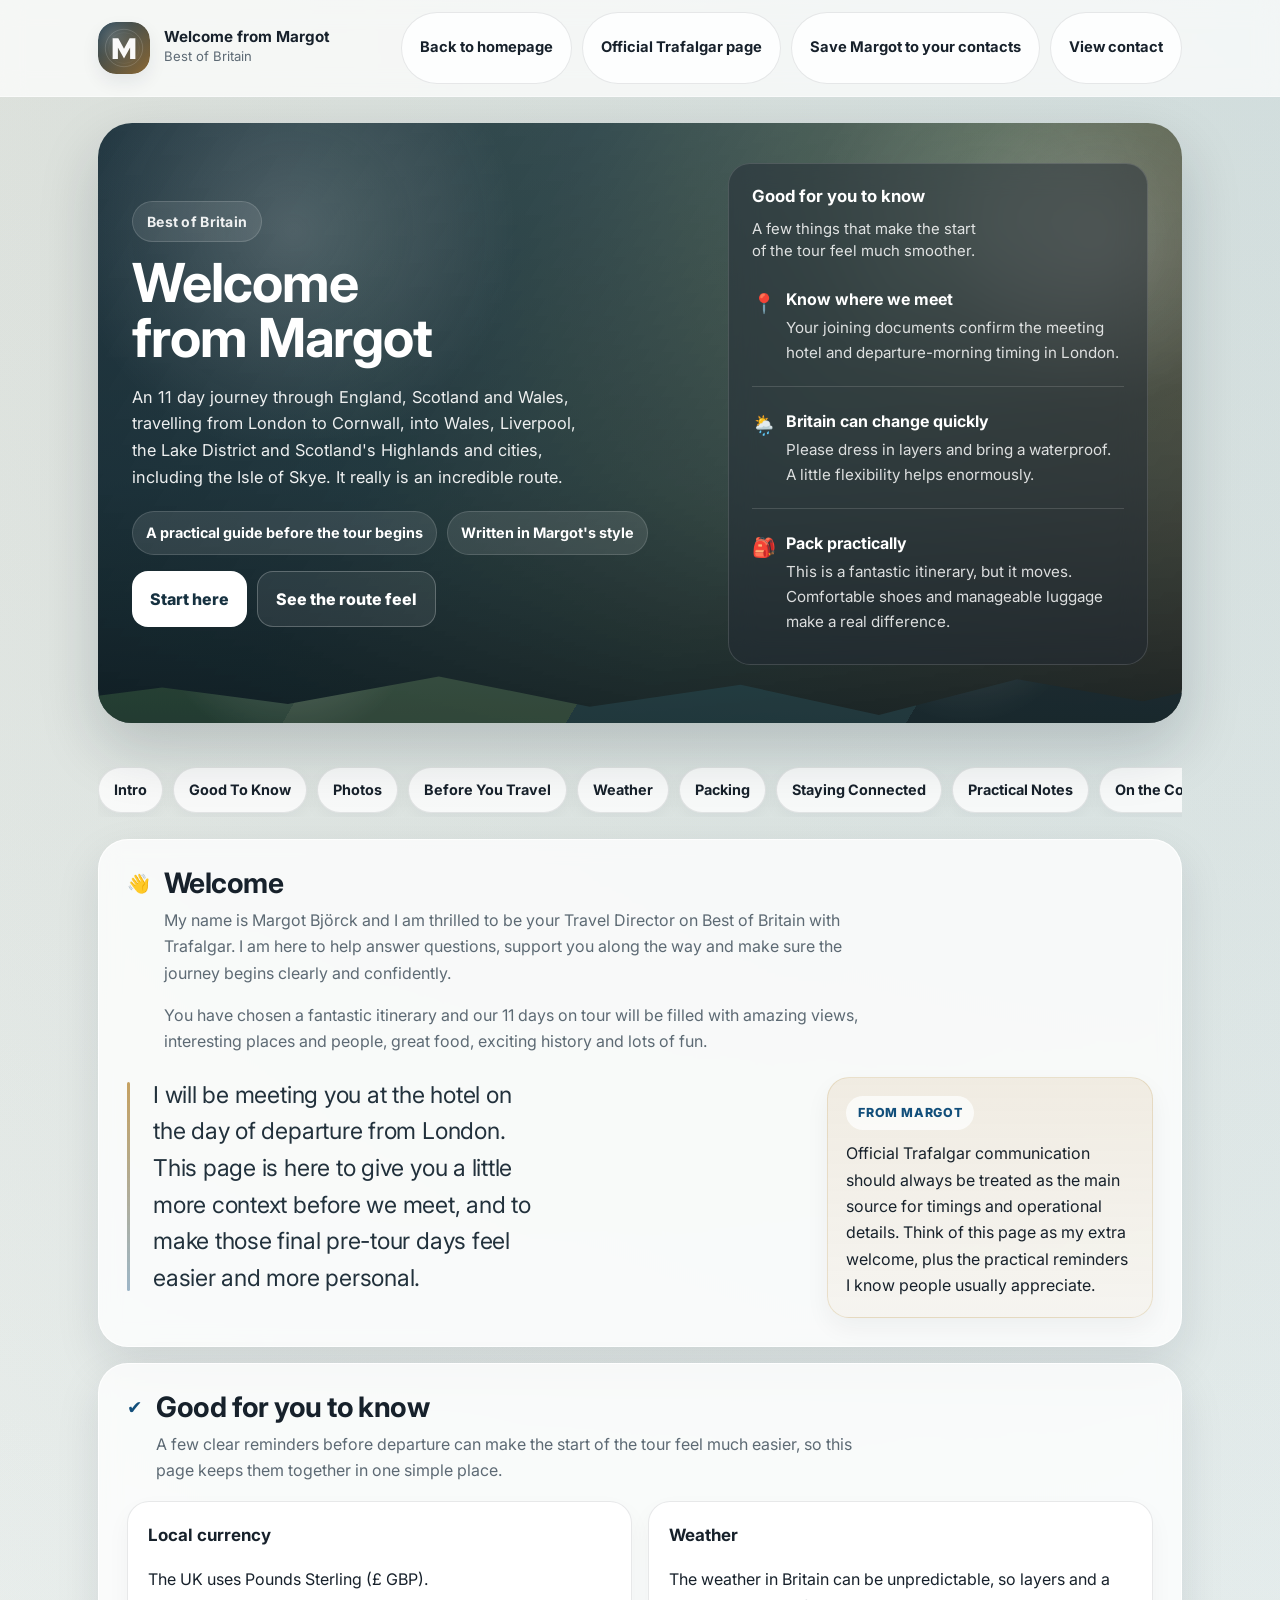
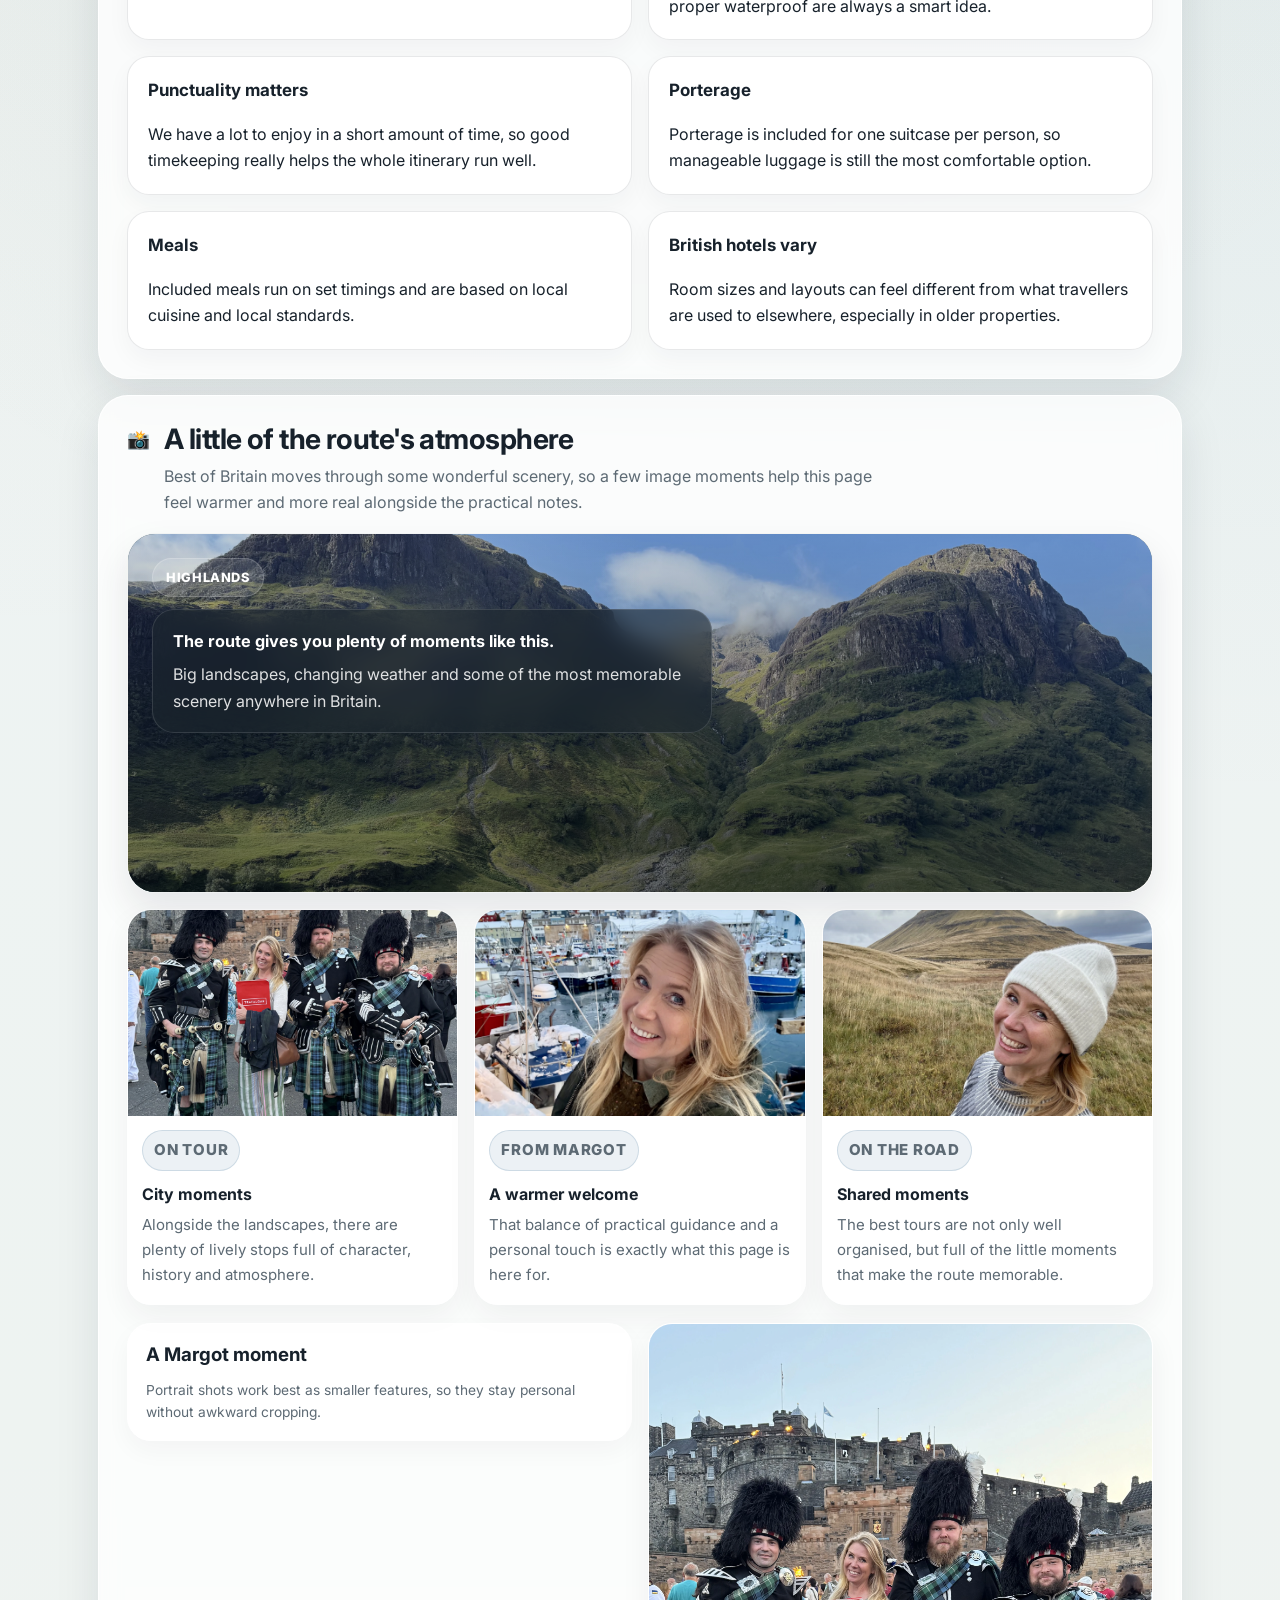
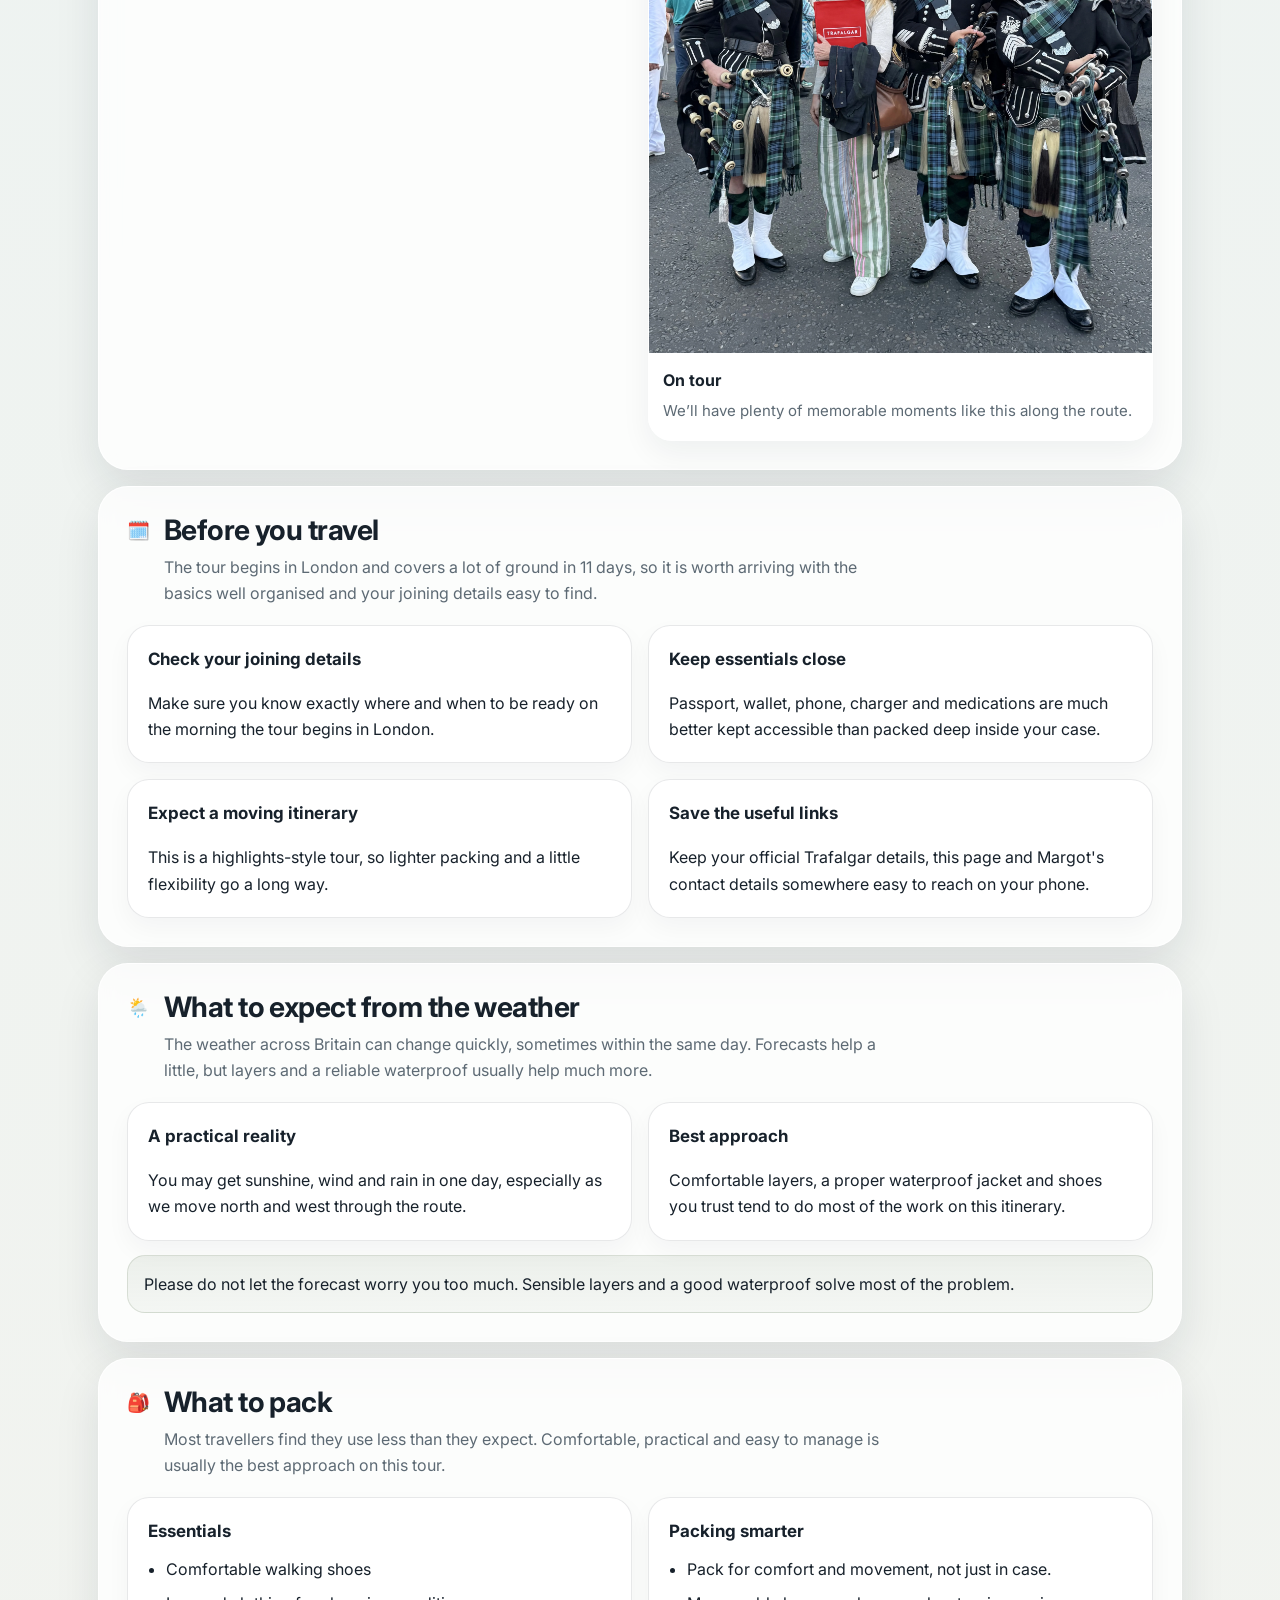
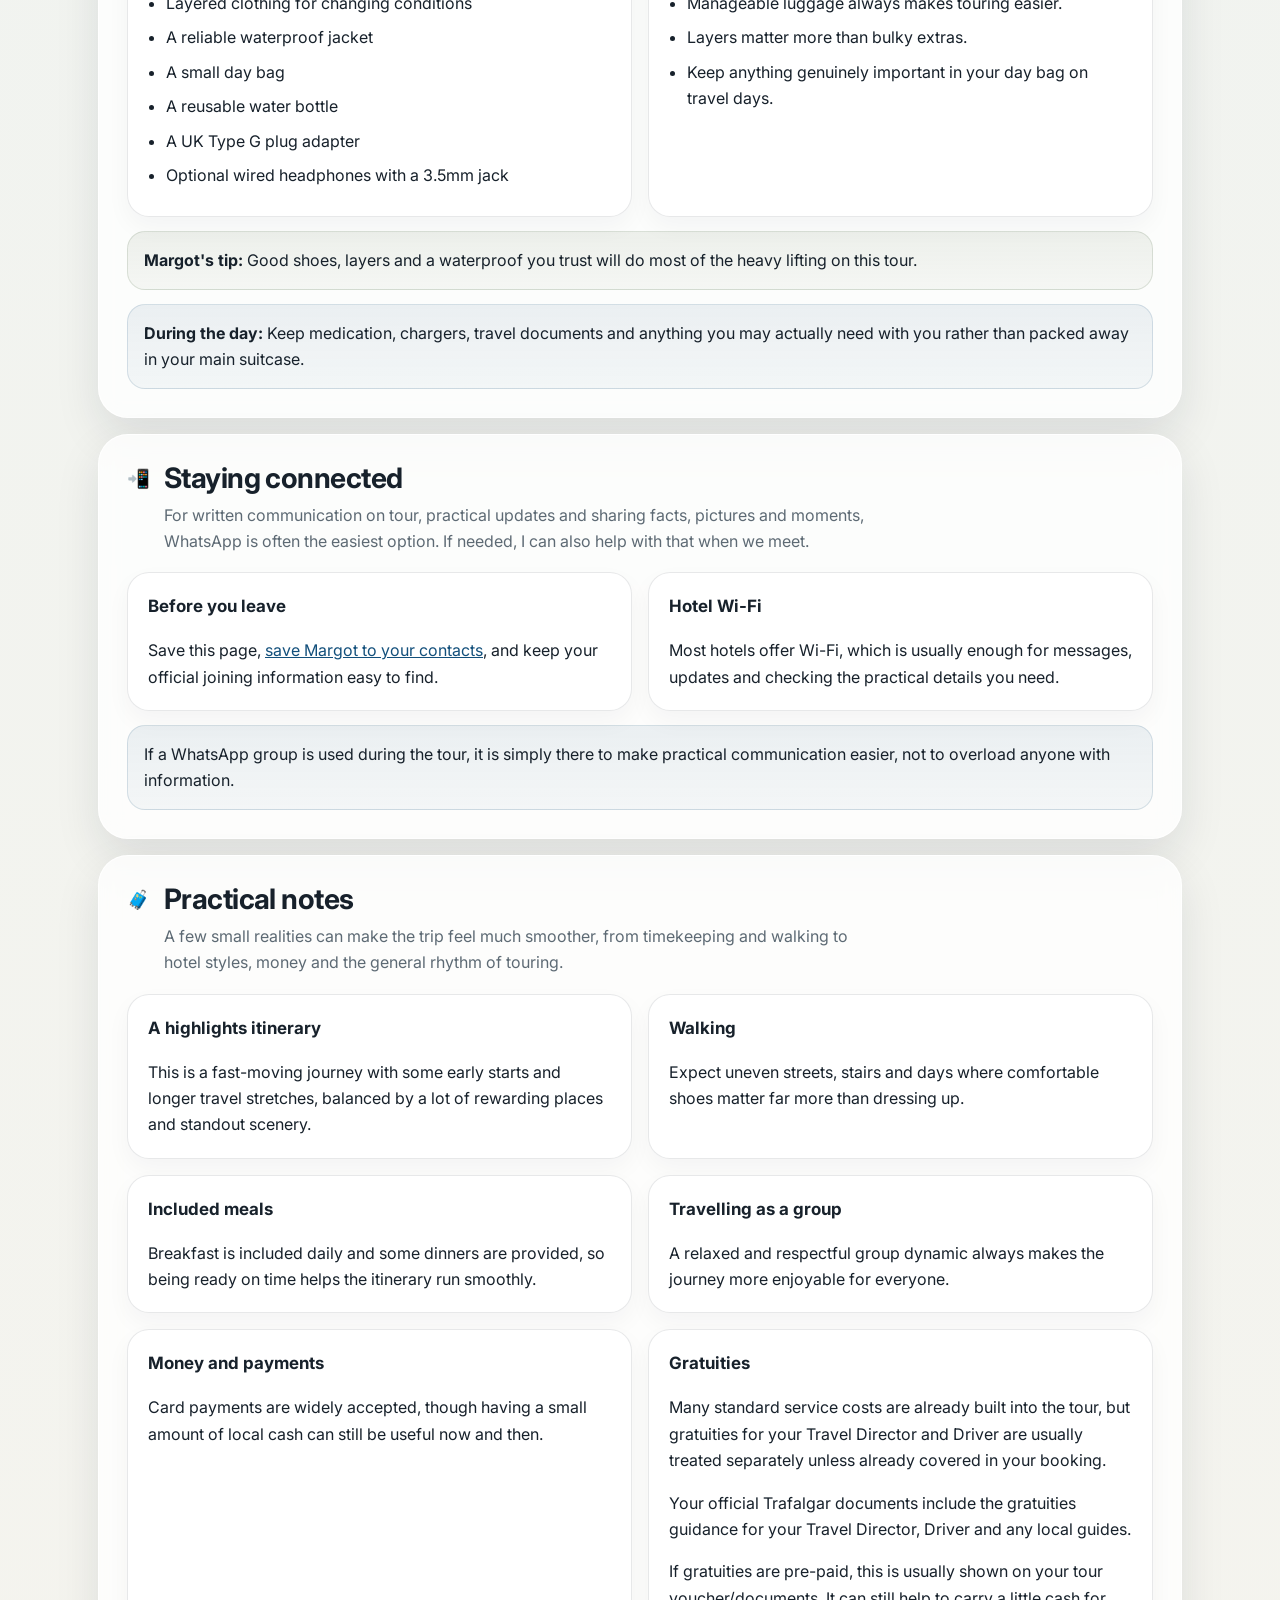
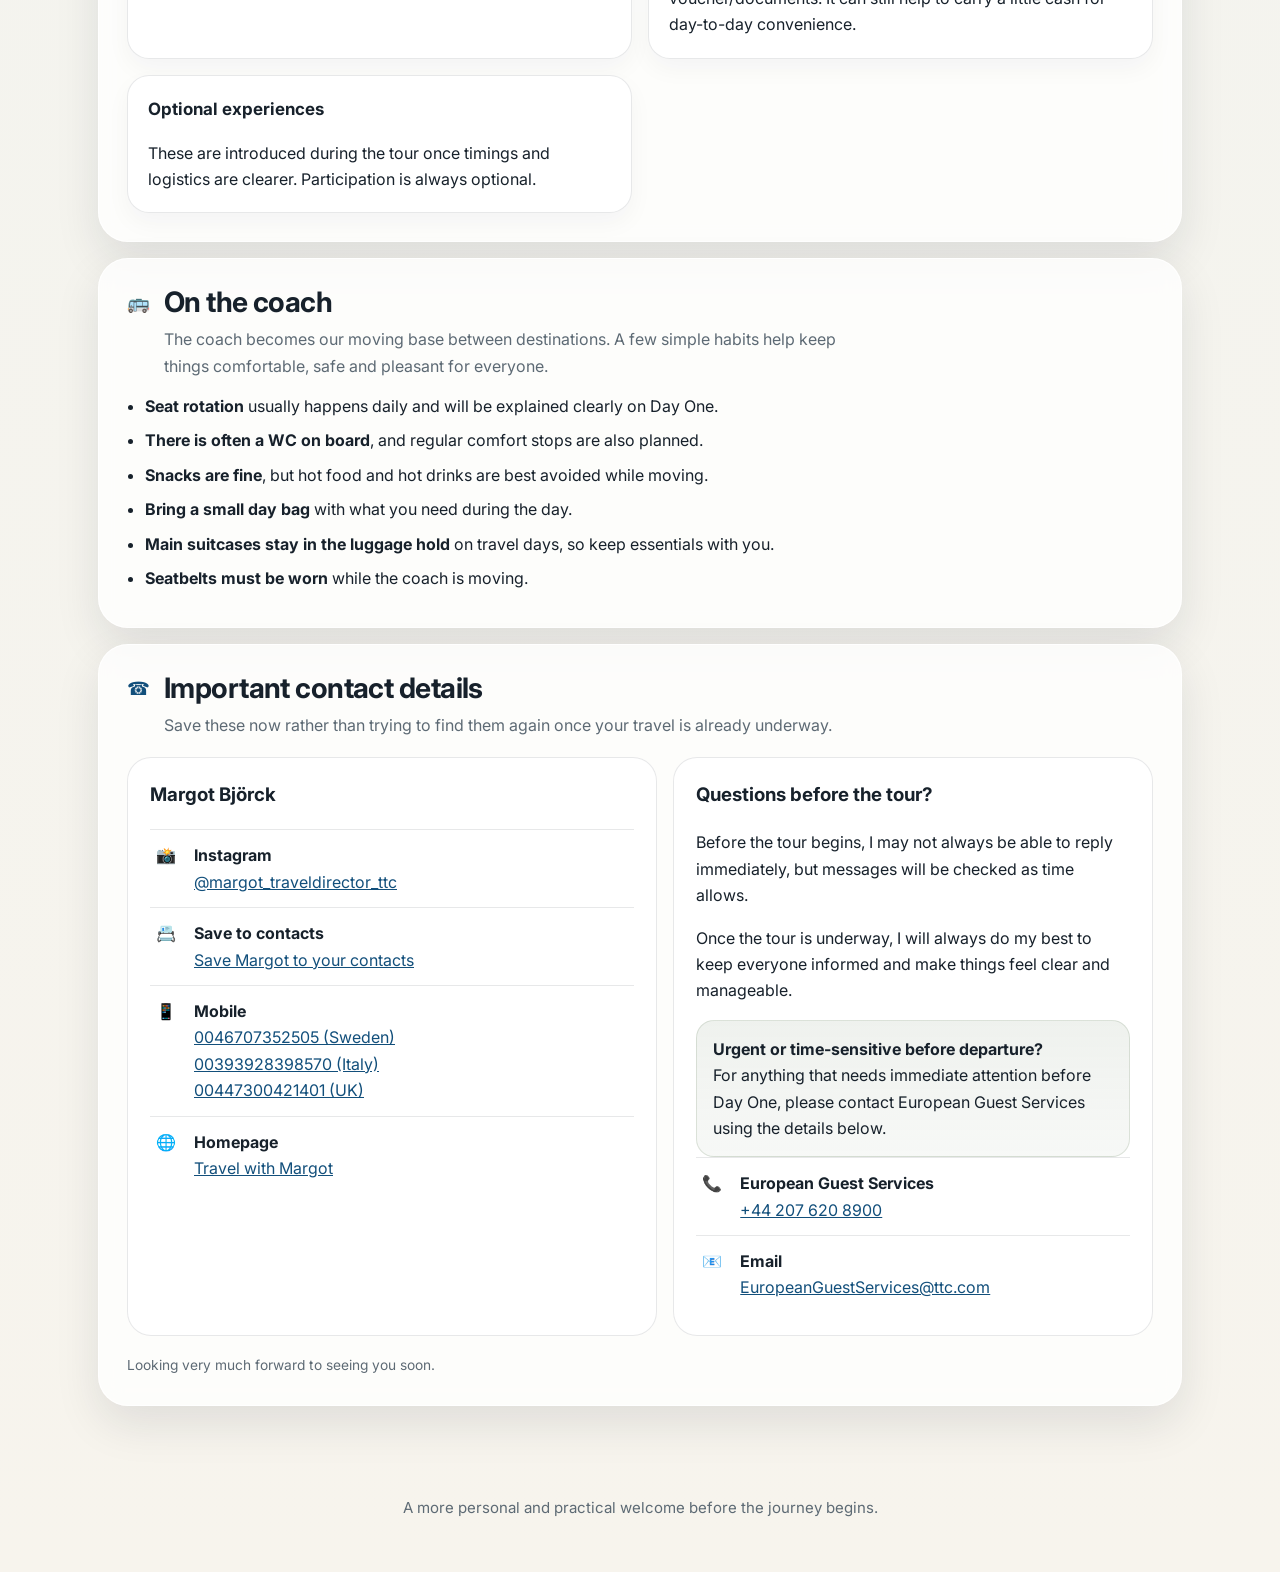
<file: welcome/best-of-britain.html>
<!DOCTYPE html>
<html lang="en">
<head>
  <meta charset="UTF-8" />
  <meta name="viewport" content="width=device-width, initial-scale=1.0" />
  <title>Welcome from Margot | Best of Britain</title>
  <meta
    name="description"
    content="A practical guide before departure for travellers joining Best of Britain with Margot."
  />
  <link rel="stylesheet" href="../assets/welcome.css" />
  <link rel="icon" href="../images/brand-mark.svg" sizes="32x32" type="image/svg+xml" />
  <link rel="icon" href="../images/brand-mark.svg" sizes="192x192" type="image/svg+xml" />
  <link rel="apple-touch-icon" href="../images/brand-mark.svg" />
</head>
<body>
  <header class="topbar">
    <div class="topbar-inner">
      <div class="brand-lockup">
        <div class="crest">
          <img src="../images/brand-mark.svg" alt="Travel with Margot logo" />
        </div>
        <div class="brand-text">
          <strong>Welcome from Margot</strong>
          <span>Best of Britain</span>
        </div>
      </div>

      <div class="top-actions">
        <a class="mini-btn" href="../index.html">Back to homepage</a>
        <a class="mini-btn" href="https://www.trafalgar.com/en-eu/tours/best-of-britain" target="_blank" rel="noopener noreferrer">Official Trafalgar page</a>
        <a class="mini-btn" href="margot-bjorck.vcf">Save Margot to your contacts</a>
        <a class="mini-btn" href="#contact">View contact</a>
      </div>
    </div>
  </header>

  <div class="hero-wrap">
    <section
      class="hero"
      style="background:
        radial-gradient(circle at 18% 18%, rgba(255, 255, 255, 0.18), transparent 22%),
        radial-gradient(circle at 82% 18%, rgba(255, 255, 255, 0.10), transparent 18%),
        linear-gradient(180deg, rgba(10, 22, 28, 0.22) 0%, rgba(8, 26, 35, 0.56) 60%, rgba(6, 18, 24, 0.84) 100%),
        linear-gradient(122deg, rgba(33, 58, 70, 0.96) 0%, rgba(45, 74, 78, 0.88) 34%, rgba(85, 107, 79, 0.76) 62%, rgba(136, 107, 67, 0.86) 100%);"
    >
      <div class="hero-inner">
        <div class="hero-copy">
          <div class="eyebrow">Best of Britain</div>
          <h1>Welcome from Margot</h1>
          <p class="hero-sub">
            An 11 day journey through England, Scotland and Wales, travelling from London to Cornwall, into Wales, Liverpool, the Lake District and Scotland's Highlands and cities, including the Isle of Skye. It really is an incredible route.
          </p>

          <div class="hero-pills">
            <div class="hero-pill">A practical guide before the tour begins</div>
            <div class="hero-pill">Written in Margot's style</div>
          </div>

          <div class="cta-row">
            <a class="btn btn-primary" href="#intro">Start here</a>
            <a class="btn btn-outline" href="#photos">See the route feel</a>
          </div>
        </div>

        <aside class="quick-start-card">
          <h2>Good for you to know</h2>
          <p class="quick-intro">
            A few things that make the start of the tour feel much smoother.
          </p>

          <div class="quick-item">
            <div class="quick-icon">📍</div>
            <div>
              <strong>Know where we meet</strong>
              <p>Your joining documents confirm the meeting hotel and departure-morning timing in London.</p>
            </div>
          </div>

          <div class="quick-divider"></div>

          <div class="quick-item">
            <div class="quick-icon">🌦️</div>
            <div>
              <strong>Britain can change quickly</strong>
              <p>Please dress in layers and bring a waterproof. A little flexibility helps enormously.</p>
            </div>
          </div>

          <div class="quick-divider"></div>

          <div class="quick-item">
            <div class="quick-icon">🎒</div>
            <div>
              <strong>Pack practically</strong>
              <p>This is a fantastic itinerary, but it moves. Comfortable shoes and manageable luggage make a real difference.</p>
            </div>
          </div>
        </aside>
      </div>
    </section>
  </div>

  <main class="wrap">
    <nav class="anchor-nav" aria-label="Page sections">
      <a href="#intro">Intro</a>
      <a href="#know">Good To Know</a>
      <a href="#photos">Photos</a>
      <a href="#this-week">Before You Travel</a>
      <a href="#weather">Weather</a>
      <a href="#packing">Packing</a>
      <a href="#connected">Staying Connected</a>
      <a href="#tips">Practical Notes</a>
      <a href="#coach">On the Coach</a>
      <a href="#contact">Contact</a>
    </nav>

    <section class="section" id="intro">
      <div class="section-header">
        <div class="section-icon">👋</div>
        <div>
          <h2>Welcome</h2>
          <p class="lede">
            My name is Margot Björck and I am thrilled to be your Travel Director on Best of Britain with Trafalgar. I am here to help answer questions, support you along the way and make sure the journey begins clearly and confidently.
          </p>
          <p class="lede">
            You have chosen a fantastic itinerary and our 11 days on tour will be filled with amazing views, interesting places and people, great food, exciting history and lots of fun.
          </p>
        </div>
      </div>

      <div class="welcome-editorial">
        <div class="welcome-main">
          <p class="welcome-bridge">
            I will be meeting you at the hotel on the day of departure from London. This page is here to give you a little more context before we meet, and to make those final pre-tour days feel easier and more personal.
          </p>
        </div>

        <div class="from-margot-card welcome-side">
          <span class="from-margot-kicker">From Margot</span>
          <p>
            Official Trafalgar communication should always be treated as the main source for timings and operational details. Think of this page as my extra welcome, plus the practical reminders I know people usually appreciate.
          </p>
        </div>
      </div>
    </section>

    <section class="section" id="know">
      <div class="section-header">
        <div class="section-icon">✔️</div>
        <div>
          <h2>Good for you to know</h2>
          <p class="lede">
            A few clear reminders before departure can make the start of the tour feel much easier, so this page keeps them together in one simple place.
          </p>
        </div>
      </div>

      <div class="grid">
        <div class="tile">
          <h3>Local currency</h3>
          <p>The UK uses Pounds Sterling (£ GBP).</p>
        </div>

        <div class="tile">
          <h3>Weather</h3>
          <p>The weather in Britain can be unpredictable, so layers and a proper waterproof are always a smart idea.</p>
        </div>

        <div class="tile">
          <h3>Punctuality matters</h3>
          <p>We have a lot to enjoy in a short amount of time, so good timekeeping really helps the whole itinerary run well.</p>
        </div>

        <div class="tile">
          <h3>Porterage</h3>
          <p>Porterage is included for one suitcase per person, so manageable luggage is still the most comfortable option.</p>
        </div>

        <div class="tile">
          <h3>Meals</h3>
          <p>Included meals run on set timings and are based on local cuisine and local standards.</p>
        </div>

        <div class="tile">
          <h3>British hotels vary</h3>
          <p>Room sizes and layouts can feel different from what travellers are used to elsewhere, especially in older properties.</p>
        </div>
      </div>
    </section>

    <section class="section" id="photos">
      <div class="section-header">
        <div class="section-icon">📸</div>
        <div>
          <h2>A little of the route's atmosphere</h2>
          <p class="lede">
            Best of Britain moves through some wonderful scenery, so a few image moments help this page feel warmer and more real alongside the practical notes.
          </p>
        </div>
      </div>

      <div class="photo-hero">
          <img
            class="photo-bg"
            src="../images/scotland-glencoe-valley.webp"
            alt="Scottish Highlands landscape"
            loading="lazy"
        />
        <div class="photo-badge">Highlands</div>
        <div class="photo-copy">
          <strong>The route gives you plenty of moments like this.</strong>
          <span>Big landscapes, changing weather and some of the most memorable scenery anywhere in Britain.</span>
        </div>
      </div>

      <div class="photo-grid">
        <figure class="photo-figure">
          <img
            class="photo-figure-img"
            src="../images/margot-edinburgh-castle-pipers.webp"
            alt="Margot on tour in Edinburgh"
            loading="lazy"
          />
          <figcaption class="photo-figure-cap">
            <span class="photo-figure-tag">On Tour</span>
            <strong>City moments</strong>
            <span>Alongside the landscapes, there are plenty of lively stops full of character, history and atmosphere.</span>
          </figcaption>
        </figure>

        <figure class="photo-figure">
          <img
            class="photo-figure-img"
            src="../images/margot-harbour-portrait.webp"
            alt="Margot by the harbour"
            loading="lazy"
          />
          <figcaption class="photo-figure-cap">
            <span class="photo-figure-tag">From Margot</span>
            <strong>A warmer welcome</strong>
            <span>That balance of practical guidance and a personal touch is exactly what this page is here for.</span>
          </figcaption>
        </figure>

        <figure class="photo-figure">
          <img
            class="photo-figure-img"
            src="../images/margot-mountain-selfie.webp"
            alt="Margot on a mountain viewpoint"
            loading="lazy"
          />
          <figcaption class="photo-figure-cap">
            <span class="photo-figure-tag">On The Road</span>
            <strong>Shared moments</strong>
            <span>The best tours are not only well organised, but full of the little moments that make the route memorable.</span>
          </figcaption>
        </figure>
      </div>

      <div class="margot-moments">
        <div class="margot-moments-head">
          <h3 style="margin:0;">A Margot moment</h3>
          <p style="margin:8px 0 0;" class="tiny">Portrait shots work best as smaller features, so they stay personal without awkward cropping.</p>
        </div>

        <figure class="moment-card">
          <img class="moment-img" src="../images/margot-edinburgh-castle-pipers.webp" alt="Margot on tour at Edinburgh Castle" loading="lazy" />
          <figcaption class="moment-cap">
            <strong>On tour</strong>
            <span>We’ll have plenty of memorable moments like this along the route.</span>
          </figcaption>
        </figure>
      </div>
    </section>

    <section class="section" id="this-week">
      <div class="section-header">
        <div class="section-icon">🗓️</div>
        <div>
          <h2>Before you travel</h2>
          <p class="lede">
            The tour begins in London and covers a lot of ground in 11 days, so it is worth arriving with the basics well organised and your joining details easy to find.
          </p>
        </div>
      </div>

      <div class="grid">
        <div class="tile">
          <h3>Check your joining details</h3>
          <p>Make sure you know exactly where and when to be ready on the morning the tour begins in London.</p>
        </div>

        <div class="tile">
          <h3>Keep essentials close</h3>
          <p>Passport, wallet, phone, charger and medications are much better kept accessible than packed deep inside your case.</p>
        </div>

        <div class="tile">
          <h3>Expect a moving itinerary</h3>
          <p>This is a highlights-style tour, so lighter packing and a little flexibility go a long way.</p>
        </div>

        <div class="tile">
          <h3>Save the useful links</h3>
          <p>Keep your official Trafalgar details, this page and Margot's contact details somewhere easy to reach on your phone.</p>
        </div>
      </div>
    </section>

    <section class="section" id="weather">
      <div class="section-header">
        <div class="section-icon">🌦️</div>
        <div>
          <h2>What to expect from the weather</h2>
          <p class="lede">
            The weather across Britain can change quickly, sometimes within the same day. Forecasts help a little, but layers and a reliable waterproof usually help much more.
          </p>
        </div>
      </div>

      <div class="grid">
        <div class="tile">
          <h3>A practical reality</h3>
          <p>You may get sunshine, wind and rain in one day, especially as we move north and west through the route.</p>
        </div>

        <div class="tile">
          <h3>Best approach</h3>
          <p>Comfortable layers, a proper waterproof jacket and shoes you trust tend to do most of the work on this itinerary.</p>
        </div>
      </div>

      <div class="tip">
        Please do not let the forecast worry you too much. Sensible layers and a good waterproof solve most of the problem.
      </div>
    </section>

    <section class="section" id="packing">
      <div class="section-header">
        <div class="section-icon">🎒</div>
        <div>
          <h2>What to pack</h2>
          <p class="lede">
            Most travellers find they use less than they expect. Comfortable, practical and easy to manage is usually the best approach on this tour.
          </p>
        </div>
      </div>

      <div class="grid">
        <div class="tile">
          <h3>Essentials</h3>
          <ul class="clean">
            <li>Comfortable walking shoes</li>
            <li>Layered clothing for changing conditions</li>
            <li>A reliable waterproof jacket</li>
            <li>A small day bag</li>
            <li>A reusable water bottle</li>
            <li>A UK Type G plug adapter</li>
            <li>Optional wired headphones with a 3.5mm jack</li>
          </ul>
        </div>

        <div class="tile">
          <h3>Packing smarter</h3>
          <ul class="clean">
            <li>Pack for comfort and movement, not just in case.</li>
            <li>Manageable luggage always makes touring easier.</li>
            <li>Layers matter more than bulky extras.</li>
            <li>Keep anything genuinely important in your day bag on travel days.</li>
          </ul>
        </div>
      </div>

      <div class="tip">
        <strong>Margot's tip:</strong> Good shoes, layers and a waterproof you trust will do most of the heavy lifting on this tour.
      </div>

      <div class="note">
        <strong>During the day:</strong> Keep medication, chargers, travel documents and anything you may actually need with you rather than packed away in your main suitcase.
      </div>
    </section>

    <section class="section" id="connected">
      <div class="section-header">
        <div class="section-icon">📲</div>
        <div>
          <h2>Staying connected</h2>
          <p class="lede">
            For written communication on tour, practical updates and sharing facts, pictures and moments, WhatsApp is often the easiest option. If needed, I can also help with that when we meet.
          </p>
        </div>
      </div>

      <div class="grid">
        <div class="tile">
          <h3>Before you leave</h3>
          <p>Save this page, <a href="margot-bjorck.vcf">save Margot to your contacts</a>, and keep your official joining information easy to find.</p>
        </div>

        <div class="tile">
          <h3>Hotel Wi-Fi</h3>
          <p>Most hotels offer Wi-Fi, which is usually enough for messages, updates and checking the practical details you need.</p>
        </div>
      </div>

      <div class="note">
        If a WhatsApp group is used during the tour, it is simply there to make practical communication easier, not to overload anyone with information.
      </div>
    </section>

    <section class="section" id="tips">
      <div class="section-header">
        <div class="section-icon">🧳</div>
        <div>
          <h2>Practical notes</h2>
          <p class="lede">
            A few small realities can make the trip feel much smoother, from timekeeping and walking to hotel styles, money and the general rhythm of touring.
          </p>
        </div>
      </div>

      <div class="grid">
        <div class="tile">
          <h3>A highlights itinerary</h3>
          <p>This is a fast-moving journey with some early starts and longer travel stretches, balanced by a lot of rewarding places and standout scenery.</p>
        </div>

        <div class="tile">
          <h3>Walking</h3>
          <p>Expect uneven streets, stairs and days where comfortable shoes matter far more than dressing up.</p>
        </div>

        <div class="tile">
          <h3>Included meals</h3>
          <p>Breakfast is included daily and some dinners are provided, so being ready on time helps the itinerary run smoothly.</p>
        </div>

        <div class="tile">
          <h3>Travelling as a group</h3>
          <p>A relaxed and respectful group dynamic always makes the journey more enjoyable for everyone.</p>
        </div>

        <div class="tile">
          <h3>Money and payments</h3>
          <p>Card payments are widely accepted, though having a small amount of local cash can still be useful now and then.</p>
        </div>

        <div class="tile">
          <h3>Gratuities</h3>
          <p>Many standard service costs are already built into the tour, but gratuities for your Travel Director and Driver are usually treated separately unless already covered in your booking.</p>
          <p>Your official Trafalgar documents include the gratuities guidance for your Travel Director, Driver and any local guides.</p>
          <p>If gratuities are pre-paid, this is usually shown on your tour voucher/documents. It can still help to carry a little cash for day-to-day convenience.</p>
        </div>

        <div class="tile">
          <h3>Optional experiences</h3>
          <p>These are introduced during the tour once timings and logistics are clearer. Participation is always optional.</p>
        </div>
      </div>
    </section>

    <section class="section" id="coach">
      <div class="section-header">
        <div class="section-icon">🚌</div>
        <div>
          <h2>On the coach</h2>
          <p class="lede">
            The coach becomes our moving base between destinations. A few simple habits help keep things comfortable, safe and pleasant for everyone.
          </p>
        </div>
      </div>

      <ul class="clean coach-list">
        <li><strong>Seat rotation</strong> usually happens daily and will be explained clearly on Day One.</li>
        <li><strong>There is often a WC on board</strong>, and regular comfort stops are also planned.</li>
        <li><strong>Snacks are fine</strong>, but hot food and hot drinks are best avoided while moving.</li>
        <li><strong>Bring a small day bag</strong> with what you need during the day.</li>
        <li><strong>Main suitcases stay in the luggage hold</strong> on travel days, so keep essentials with you.</li>
        <li><strong>Seatbelts must be worn</strong> while the coach is moving.</li>
      </ul>
    </section>

    <section class="section" id="contact">
      <div class="section-header">
        <div class="section-icon">☎️</div>
        <div>
          <h2>Important contact details</h2>
          <p class="lede">
            Save these now rather than trying to find them again once your travel is already underway.
          </p>
        </div>
      </div>

      <div class="contact-grid">
        <div class="contact-card">
          <h3 style="margin-top: 0;">Margot Björck</h3>

          <div class="contact-row">
            <span>📸</span>
            <div>
              <strong>Instagram</strong><br />
              <a href="https://instagram.com/margot_traveldirector_ttc" target="_blank" rel="noopener noreferrer">@margot_traveldirector_ttc</a>
            </div>
          </div>

          <div class="contact-row">
            <span>📇</span>
            <div>
              <strong>Save to contacts</strong><br />
              <a href="margot-bjorck.vcf">Save Margot to your contacts</a>
            </div>
          </div>

          <div class="contact-row">
            <span>📱</span>
            <div>
              <strong>Mobile</strong><br />
              <a href="tel:+46707352505">0046707352505 (Sweden)</a><br />
              <a href="tel:+393928398570">00393928398570 (Italy)</a><br />
              <a href="tel:+447300421401">00447300421401 (UK)</a>
            </div>
          </div>

          <div class="contact-row">
            <span>🌐</span>
            <div>
              <strong>Homepage</strong><br />
              <a href="../index.html">Travel with Margot</a>
            </div>
          </div>
        </div>

        <div class="contact-card">
          <h3 style="margin-top: 0;">Questions before the tour?</h3>
          <p>
            Before the tour begins, I may not always be able to reply immediately, but messages will be checked as time allows.
          </p>
          <p>
            Once the tour is underway, I will always do my best to keep everyone informed and make things feel clear and manageable.
          </p>

          <div class="tip">
            <strong>Urgent or time-sensitive before departure?</strong><br />
            For anything that needs immediate attention before Day One, please contact European Guest Services using the details below.
          </div>

          <div class="contact-row">
            <span>📞</span>
            <div>
              <strong>European Guest Services</strong><br />
              <a href="tel:+442076208900">+44 207 620 8900</a>
            </div>
          </div>

          <div class="contact-row">
            <span>📧</span>
            <div>
              <strong>Email</strong><br />
              <a href="mailto:EuropeanGuestServices@ttc.com">EuropeanGuestServices@ttc.com</a>
            </div>
          </div>
        </div>
      </div>

      <p class="tiny" style="margin-top: 18px;">
        Looking very much forward to seeing you soon.
      </p>
    </section>
  </main>

  <footer class="footer">
    A more personal and practical welcome before the journey begins.
  </footer>
</body>
</html>
</file>
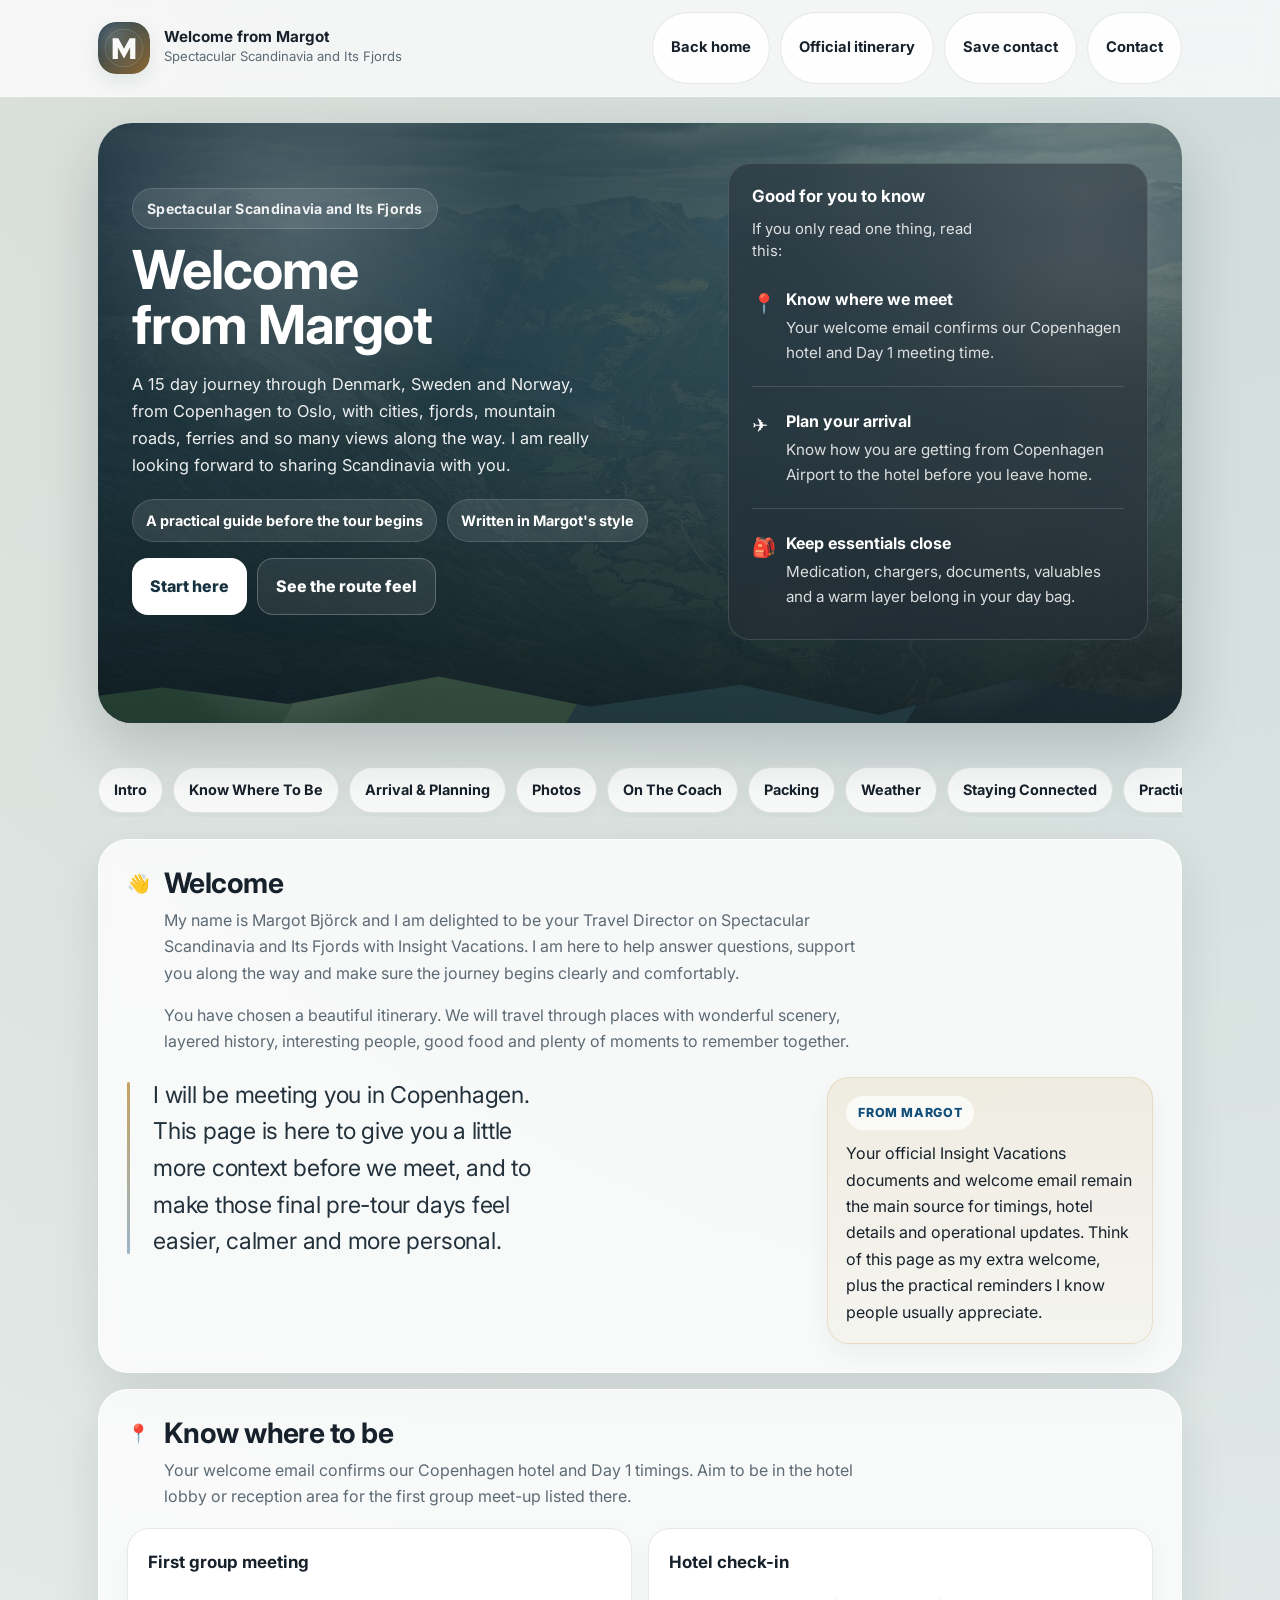
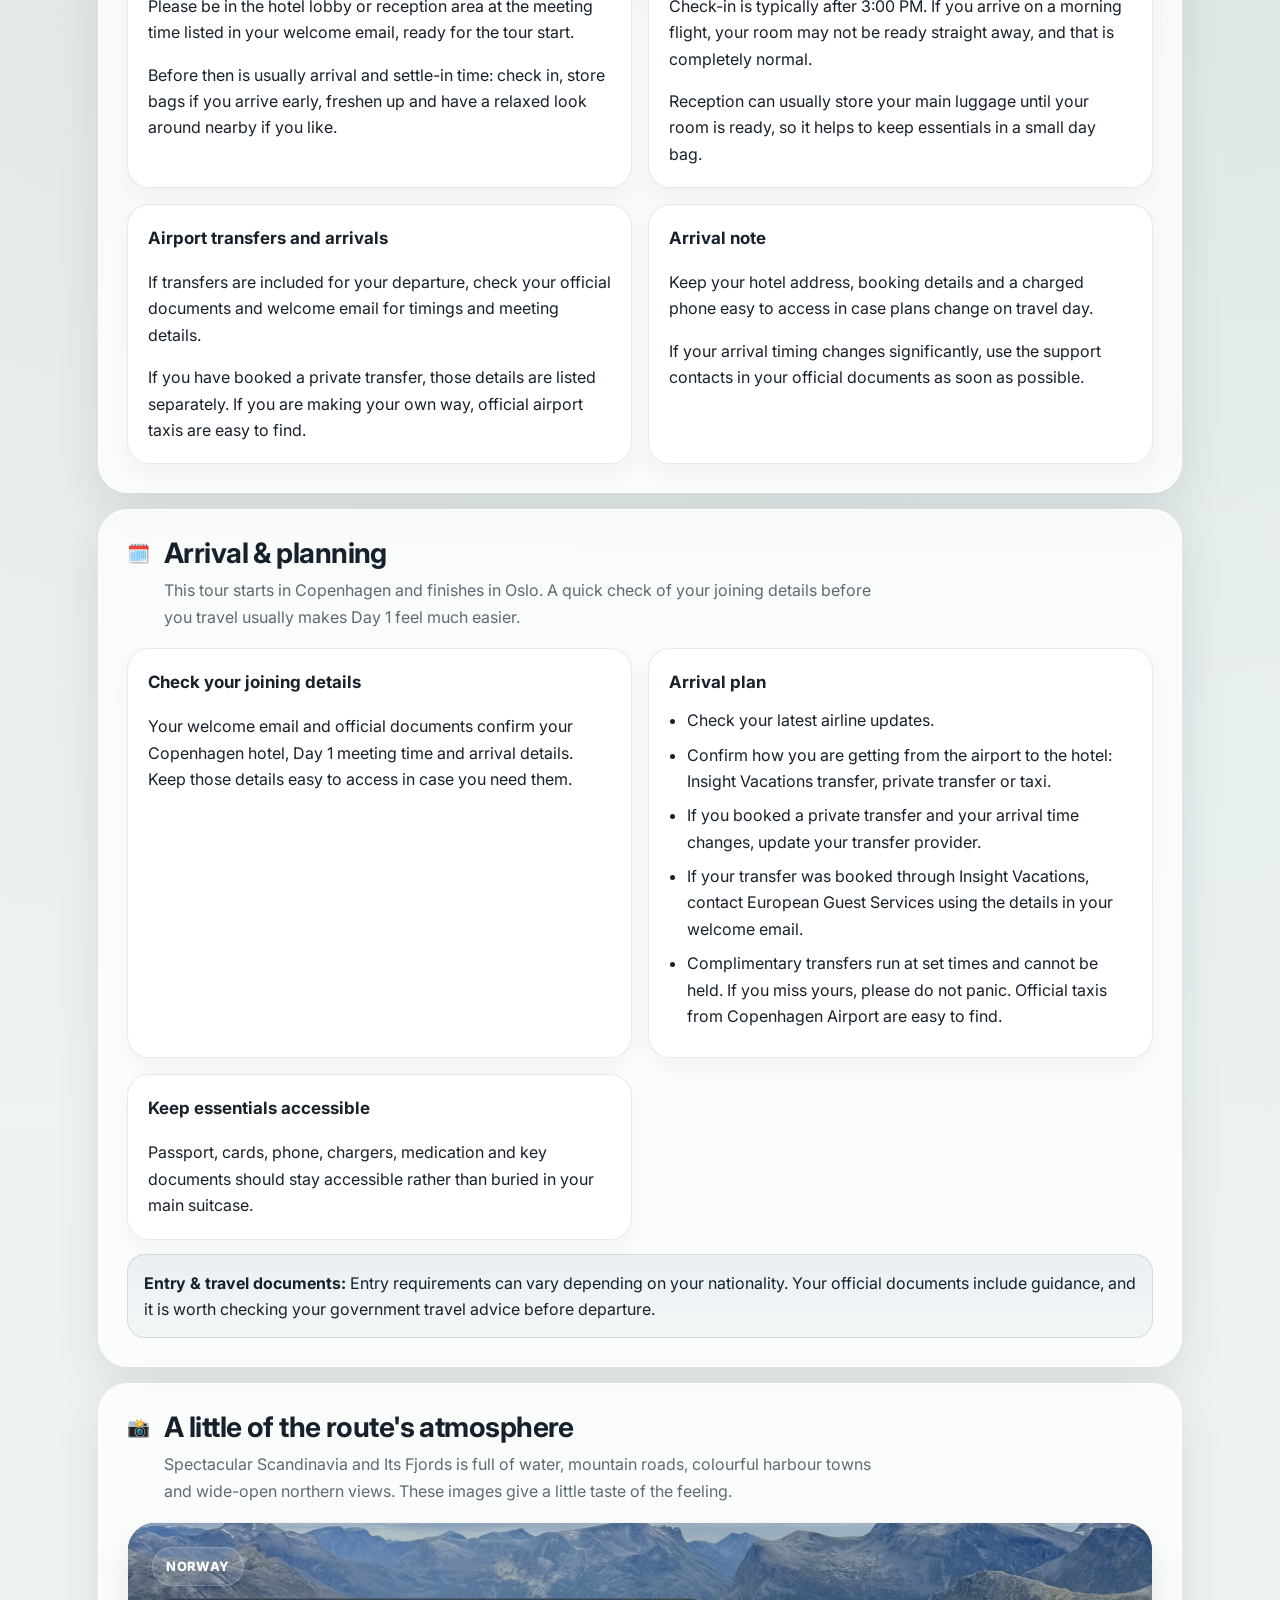
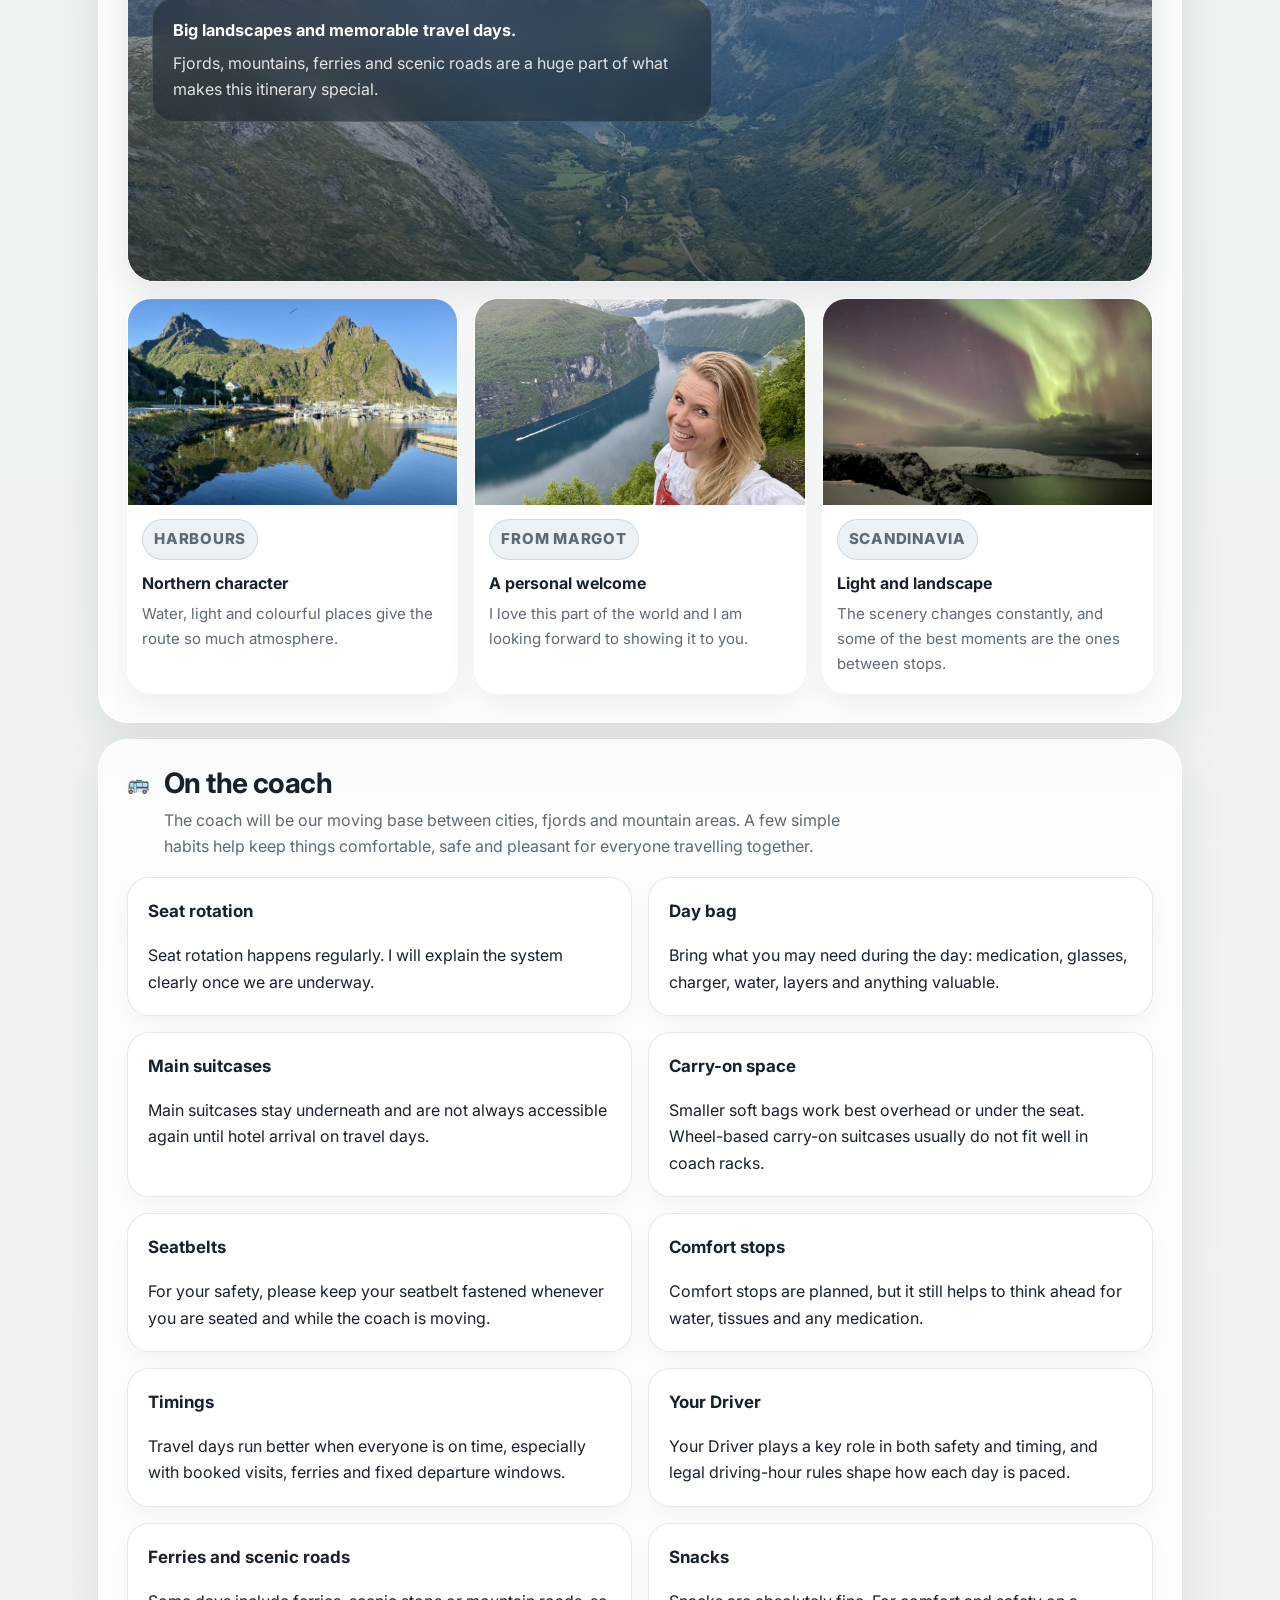
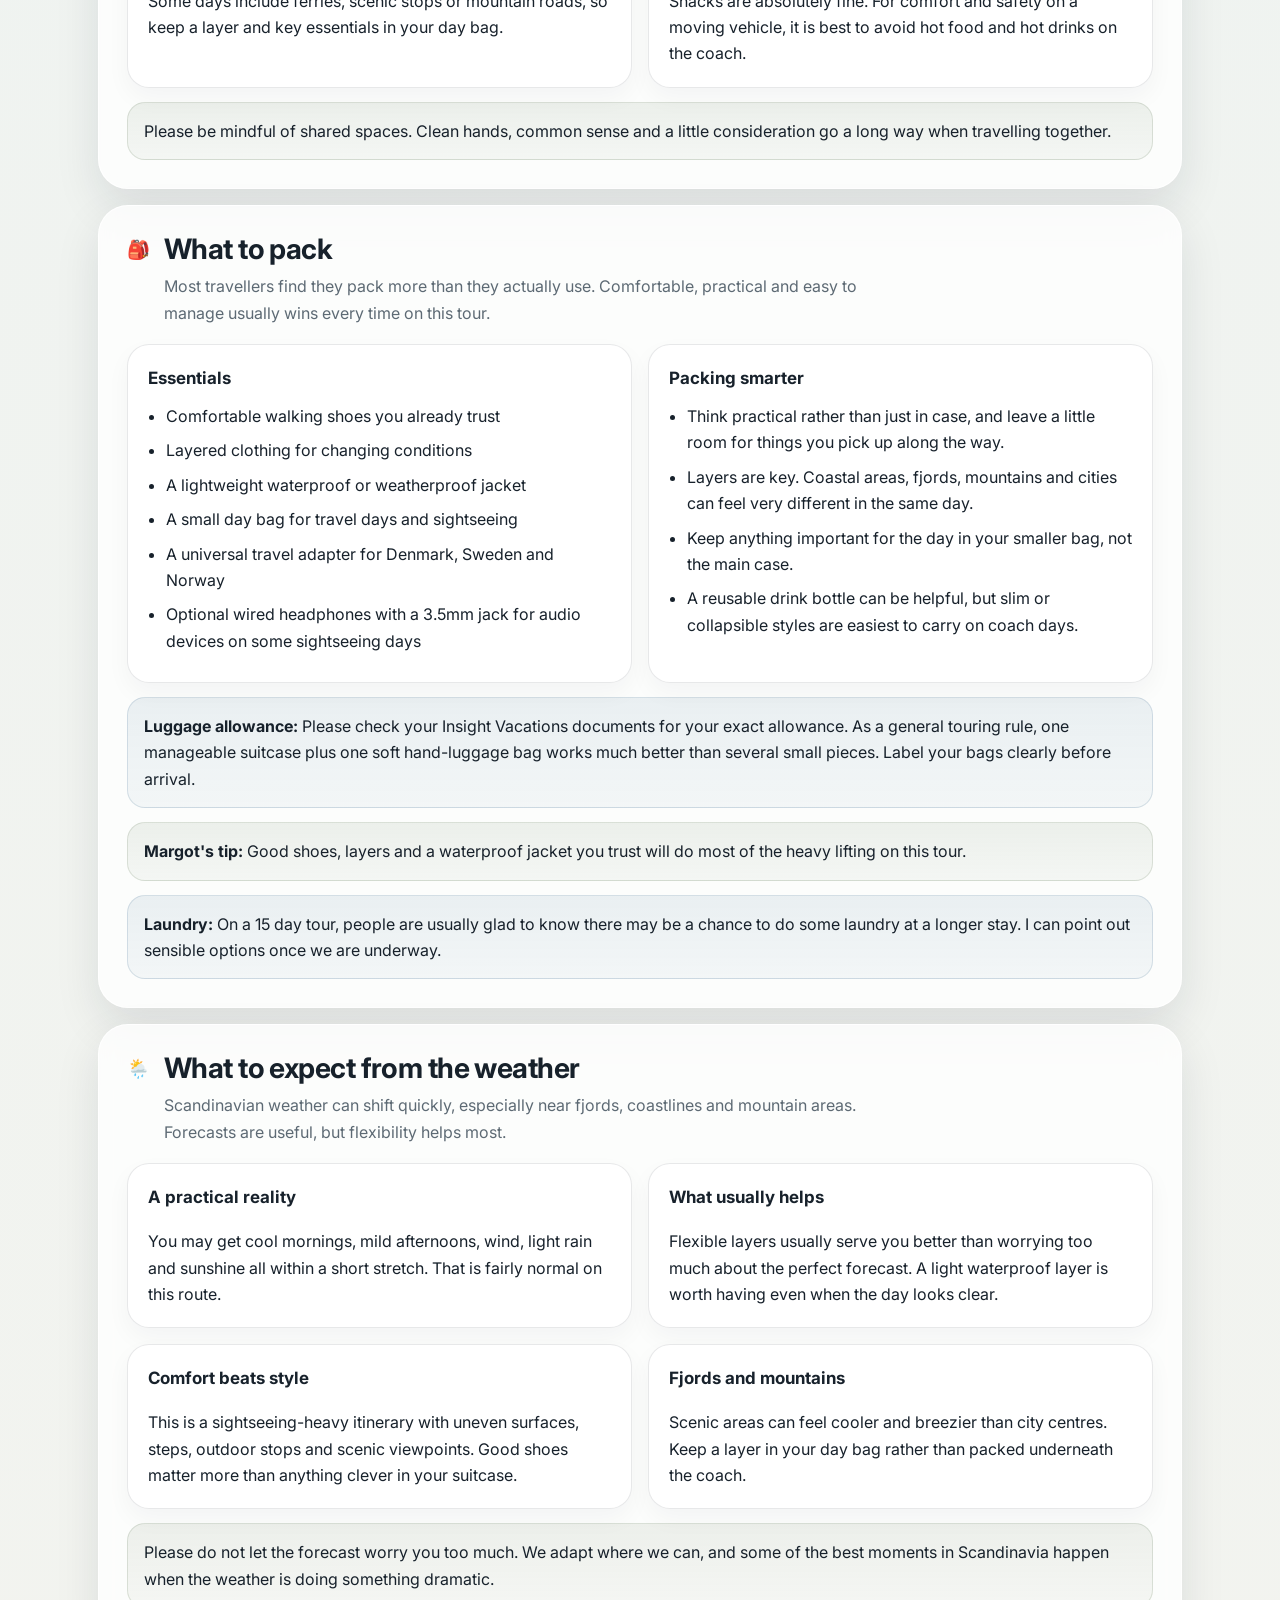
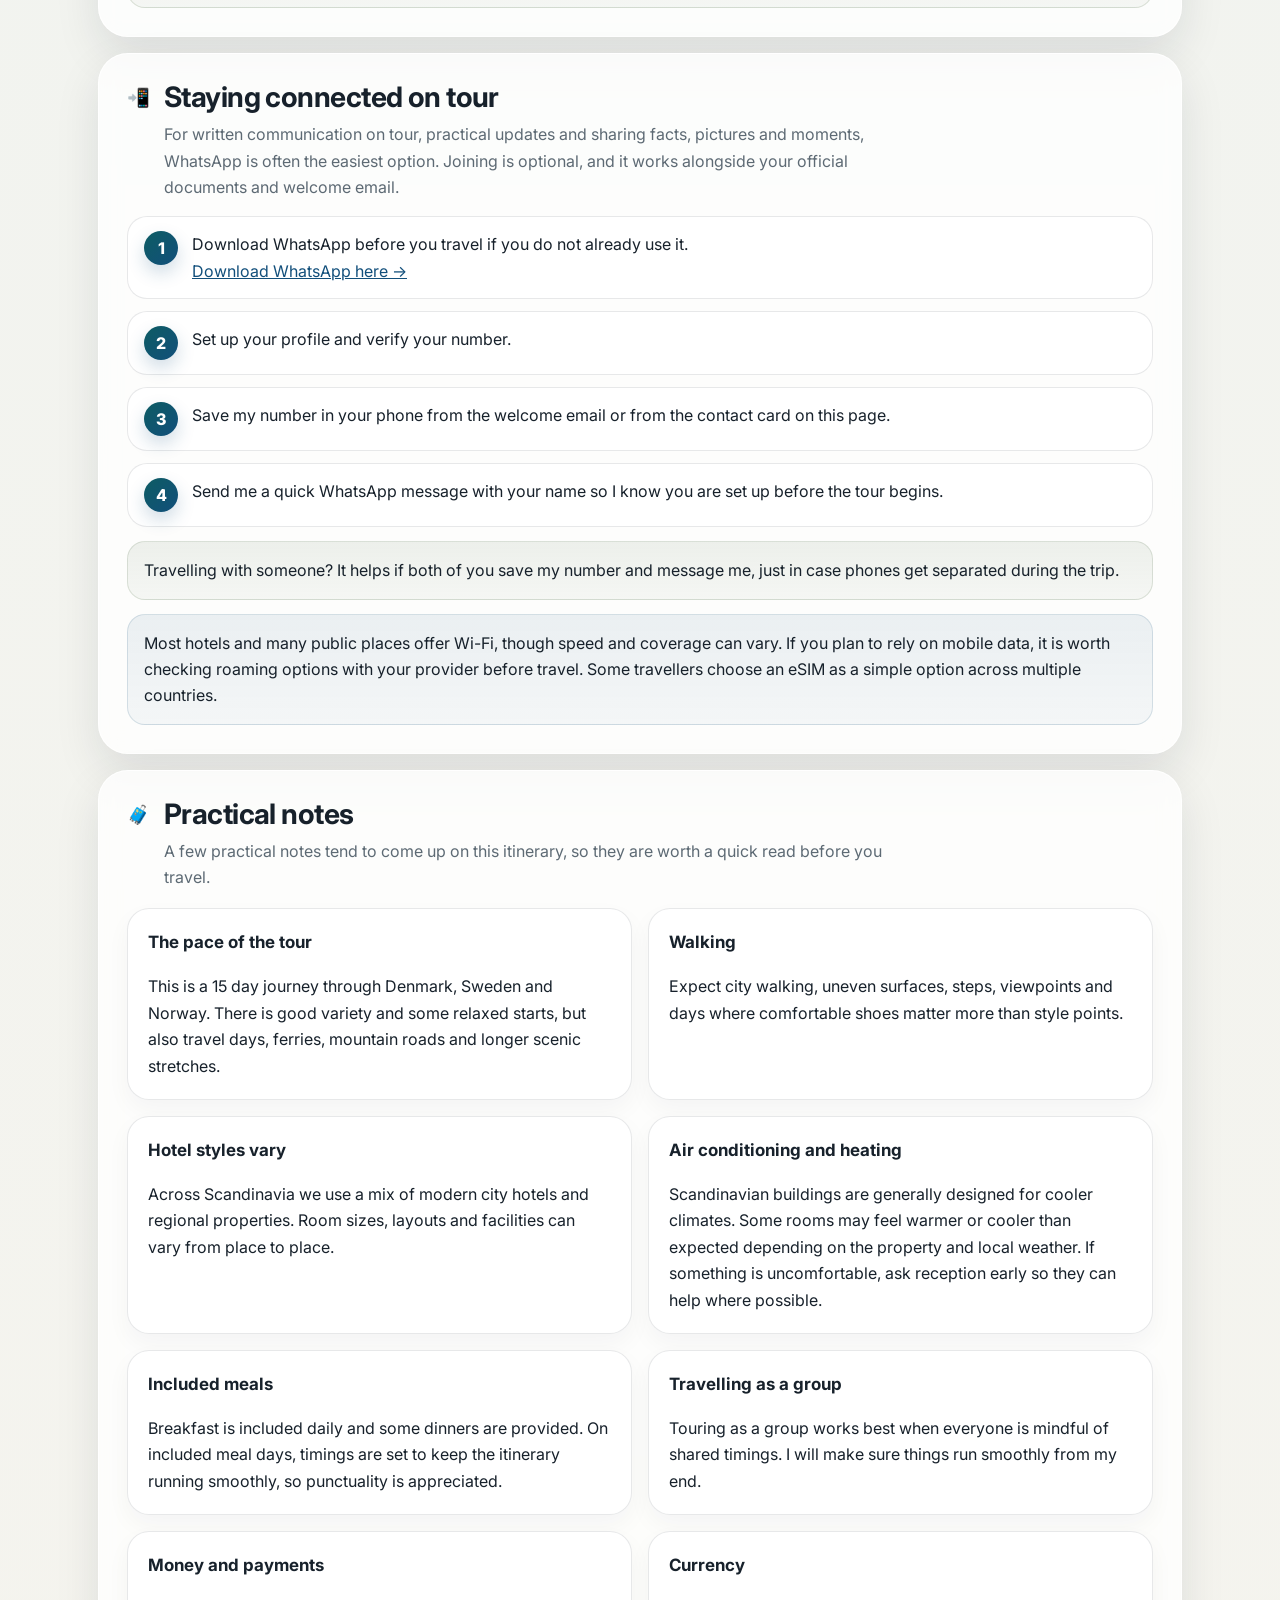
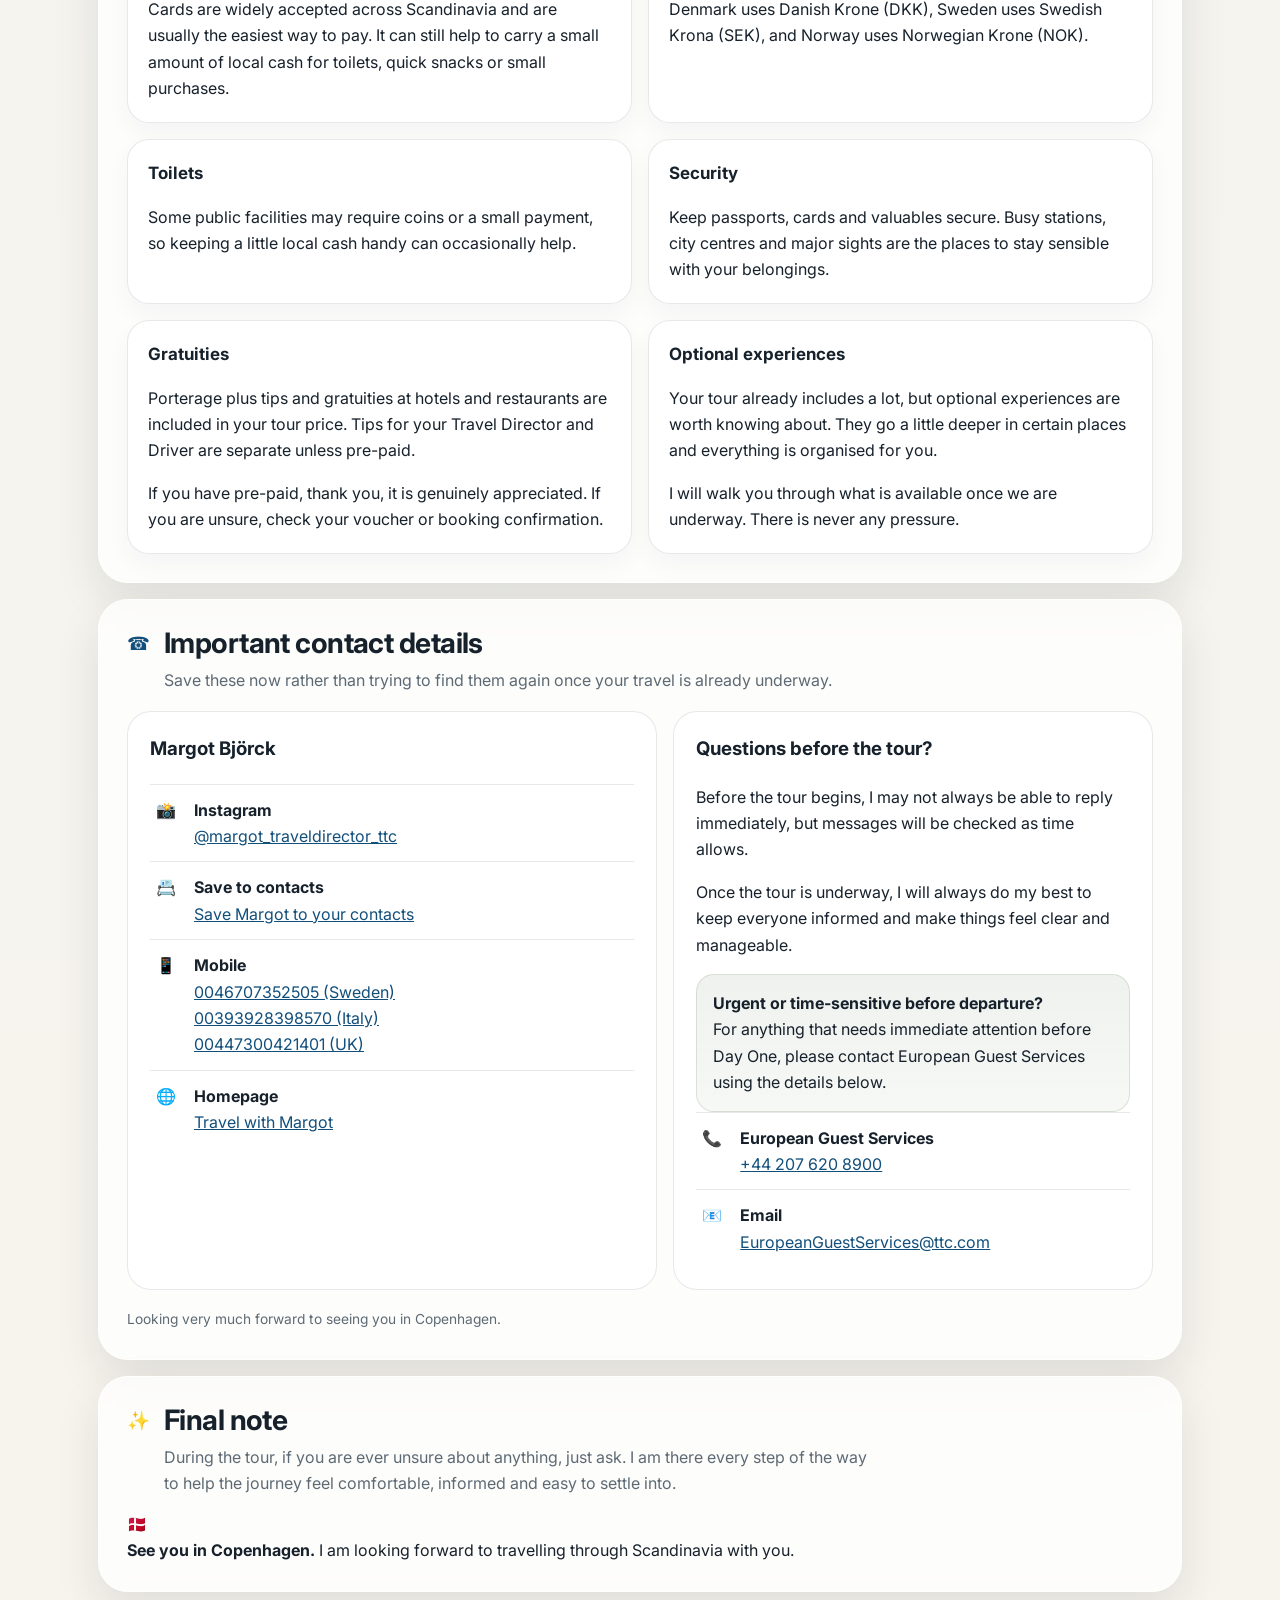
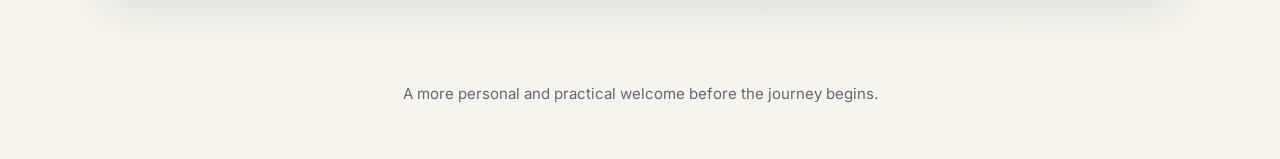
<file: welcome/spectacular-scandinavia-and-its-fjords.html>
<!DOCTYPE html>
<html lang="en">
<head>
  <meta charset="UTF-8" />
  <meta name="viewport" content="width=device-width, initial-scale=1.0" />
  <title>Welcome from Margot | Spectacular Scandinavia and Its Fjords</title>
  <meta
    name="description"
    content="A practical guide before departure for travellers joining Spectacular Scandinavia and Its Fjords with Margot."
  />
  <link rel="stylesheet" href="../assets/welcome.css" />
  <link rel="icon" href="../images/brand-mark.svg" sizes="32x32" type="image/svg+xml" />
  <link rel="icon" href="../images/brand-mark.svg" sizes="192x192" type="image/svg+xml" />
  <link rel="apple-touch-icon" href="../images/brand-mark.svg" />
</head>
<body>
  <header class="topbar">
    <div class="topbar-inner">
      <div class="brand-lockup">
        <div class="crest">
          <img src="../images/brand-mark.svg" alt="Travel with Margot logo" />
        </div>
        <div class="brand-text">
          <strong>Welcome from Margot</strong>
          <span>Spectacular Scandinavia and Its Fjords</span>
        </div>
      </div>

      <div class="top-actions">
        <a class="mini-btn" href="../index.html">Back home</a>
        <a class="mini-btn" href="https://www.insightvacations.com/en-eu/tours/spectacular-scandinavia-and-its-fjords?optionId=269" target="_blank" rel="noopener noreferrer">Official itinerary</a>
        <a class="mini-btn" href="margot-bjorck.vcf">Save contact</a>
        <a class="mini-btn" href="#contact">Contact</a>
      </div>
    </div>
  </header>

  <div class="hero-wrap">
    <section
      class="hero"
      style="background:
        radial-gradient(circle at 18% 18%, rgba(255, 255, 255, 0.18), transparent 22%),
        radial-gradient(circle at 82% 18%, rgba(255, 255, 255, 0.10), transparent 18%),
        linear-gradient(180deg, rgba(10, 22, 28, 0.18) 0%, rgba(8, 26, 35, 0.50) 58%, rgba(6, 18, 24, 0.82) 100%),
        linear-gradient(122deg, rgba(33, 58, 70, 0.92) 0%, rgba(45, 74, 78, 0.84) 34%, rgba(75, 105, 103, 0.76) 62%, rgba(122, 138, 129, 0.84) 100%),
        url('../images/norway-trollstigen-valley.webp') center 42% / cover no-repeat;"
    >
      <div class="hero-inner">
        <div class="hero-copy">
          <div class="eyebrow">Spectacular Scandinavia and Its Fjords</div>
          <h1>Welcome from Margot</h1>
          <p class="hero-sub">
            A 15 day journey through Denmark, Sweden and Norway, from Copenhagen to Oslo, with cities, fjords, mountain roads, ferries and so many views along the way. I am really looking forward to sharing Scandinavia with you.
          </p>

          <div class="hero-pills">
            <div class="hero-pill">A practical guide before the tour begins</div>
            <div class="hero-pill">Written in Margot's style</div>
          </div>

          <div class="cta-row">
            <a class="btn btn-primary" href="#intro">Start here</a>
            <a class="btn btn-outline" href="#photos">See the route feel</a>
          </div>
        </div>

        <aside class="quick-start-card">
          <h2>Good for you to know</h2>
          <p class="quick-intro">
            If you only read one thing, read this:
          </p>

          <div class="quick-item">
            <div class="quick-icon">📍</div>
            <div>
              <strong>Know where we meet</strong>
              <p>Your welcome email confirms our Copenhagen hotel and Day 1 meeting time.</p>
            </div>
          </div>

          <div class="quick-divider"></div>

          <div class="quick-item">
            <div class="quick-icon">✈️</div>
            <div>
              <strong>Plan your arrival</strong>
              <p>Know how you are getting from Copenhagen Airport to the hotel before you leave home.</p>
            </div>
          </div>

          <div class="quick-divider"></div>

          <div class="quick-item">
            <div class="quick-icon">🎒</div>
            <div>
              <strong>Keep essentials close</strong>
              <p>Medication, chargers, documents, valuables and a warm layer belong in your day bag.</p>
            </div>
          </div>
        </aside>
      </div>
    </section>
  </div>

  <main class="wrap">
    <nav class="anchor-nav" aria-label="Page sections">
      <a href="#intro">Intro</a>
      <a href="#arrival">Know Where To Be</a>
      <a href="#planning">Arrival & Planning</a>
      <a href="#photos">Photos</a>
      <a href="#coach">On The Coach</a>
      <a href="#packing">Packing</a>
      <a href="#weather">Weather</a>
      <a href="#connected">Staying Connected</a>
      <a href="#tips">Practical Notes</a>
      <a href="#contact">Contact</a>
    </nav>

    <section class="section" id="intro">
      <div class="section-header">
        <div class="section-icon">👋</div>
        <div>
          <h2>Welcome</h2>
          <p class="lede">
            My name is Margot Björck and I am delighted to be your Travel Director on Spectacular Scandinavia and Its Fjords with Insight Vacations. I am here to help answer questions, support you along the way and make sure the journey begins clearly and comfortably.
          </p>
          <p class="lede">
            You have chosen a beautiful itinerary. We will travel through places with wonderful scenery, layered history, interesting people, good food and plenty of moments to remember together.
          </p>
        </div>
      </div>

      <div class="welcome-editorial">
        <div class="welcome-main">
          <p class="welcome-bridge">
            I will be meeting you in Copenhagen. This page is here to give you a little more context before we meet, and to make those final pre-tour days feel easier, calmer and more personal.
          </p>
        </div>

        <div class="from-margot-card welcome-side">
          <span class="from-margot-kicker">From Margot</span>
          <p>
            Your official Insight Vacations documents and welcome email remain the main source for timings, hotel details and operational updates. Think of this page as my extra welcome, plus the practical reminders I know people usually appreciate.
          </p>
        </div>
      </div>
    </section>

    <section class="section" id="arrival">
      <div class="section-header">
        <div class="section-icon">📍</div>
        <div>
          <h2>Know where to be</h2>
          <p class="lede">
            Your welcome email confirms our Copenhagen hotel and Day 1 timings. Aim to be in the hotel lobby or reception area for the first group meet-up listed there.
          </p>
        </div>
      </div>

      <div class="grid">
        <div class="tile">
          <h3>First group meeting</h3>
          <p>Please be in the hotel lobby or reception area at the meeting time listed in your welcome email, ready for the tour start.</p>
          <p>Before then is usually arrival and settle-in time: check in, store bags if you arrive early, freshen up and have a relaxed look around nearby if you like.</p>
        </div>

        <div class="tile">
          <h3>Hotel check-in</h3>
          <p>Check-in is typically after 3:00 PM. If you arrive on a morning flight, your room may not be ready straight away, and that is completely normal.</p>
          <p>Reception can usually store your main luggage until your room is ready, so it helps to keep essentials in a small day bag.</p>
        </div>

        <div class="tile">
          <h3>Airport transfers and arrivals</h3>
          <p>If transfers are included for your departure, check your official documents and welcome email for timings and meeting details.</p>
          <p>If you have booked a private transfer, those details are listed separately. If you are making your own way, official airport taxis are easy to find.</p>
        </div>

        <div class="tile">
          <h3>Arrival note</h3>
          <p>Keep your hotel address, booking details and a charged phone easy to access in case plans change on travel day.</p>
          <p>If your arrival timing changes significantly, use the support contacts in your official documents as soon as possible.</p>
        </div>
      </div>
    </section>

    <section class="section" id="planning">
      <div class="section-header">
        <div class="section-icon">🗓️</div>
        <div>
          <h2>Arrival & planning</h2>
          <p class="lede">
            This tour starts in Copenhagen and finishes in Oslo. A quick check of your joining details before you travel usually makes Day 1 feel much easier.
          </p>
        </div>
      </div>

      <div class="grid">
        <div class="tile">
          <h3>Check your joining details</h3>
          <p>Your welcome email and official documents confirm your Copenhagen hotel, Day 1 meeting time and arrival details. Keep those details easy to access in case you need them.</p>
        </div>

        <div class="tile tile-tall">
          <h3>Arrival plan</h3>
          <ul class="clean">
            <li>Check your latest airline updates.</li>
            <li>Confirm how you are getting from the airport to the hotel: Insight Vacations transfer, private transfer or taxi.</li>
            <li>If you booked a private transfer and your arrival time changes, update your transfer provider.</li>
            <li>If your transfer was booked through Insight Vacations, contact European Guest Services using the details in your welcome email.</li>
            <li>Complimentary transfers run at set times and cannot be held. If you miss yours, please do not panic. Official taxis from Copenhagen Airport are easy to find.</li>
          </ul>
        </div>

        <div class="tile">
          <h3>Keep essentials accessible</h3>
          <p>Passport, cards, phone, chargers, medication and key documents should stay accessible rather than buried in your main suitcase.</p>
        </div>
      </div>

      <div class="note">
        <strong>Entry &amp; travel documents:</strong> Entry requirements can vary depending on your nationality. Your official documents include guidance, and it is worth checking your government travel advice before departure.
      </div>
    </section>

    <section class="section" id="photos">
      <div class="section-header">
        <div class="section-icon">📸</div>
        <div>
          <h2>A little of the route's atmosphere</h2>
          <p class="lede">
            Spectacular Scandinavia and Its Fjords is full of water, mountain roads, colourful harbour towns and wide-open northern views. These images give a little taste of the feeling.
          </p>
        </div>
      </div>

      <div class="photo-hero">
        <img
          class="photo-bg"
          src="../images/norway-trollstigen-valley.webp"
          alt="Mountain road and valley in Norway"
          loading="lazy"
        />
        <div class="photo-badge">Norway</div>
        <div class="photo-copy">
          <strong>Big landscapes and memorable travel days.</strong>
          <span>Fjords, mountains, ferries and scenic roads are a huge part of what makes this itinerary special.</span>
        </div>
      </div>

      <div class="photo-grid">
        <figure class="photo-figure">
          <img
            class="photo-figure-img"
            src="../images/norway-lofoten-harbour-reflection.webp"
            alt="Colourful harbour reflections in Norway"
            loading="lazy"
          />
          <figcaption class="photo-figure-cap">
            <span class="photo-figure-tag">Harbours</span>
            <strong>Northern character</strong>
            <span>Water, light and colourful places give the route so much atmosphere.</span>
          </figcaption>
        </figure>

        <figure class="photo-figure">
          <img
            class="photo-figure-img"
            src="../images/margot-fjord-selfie.webp"
            alt="Margot with a fjord view"
            loading="lazy"
          />
          <figcaption class="photo-figure-cap">
            <span class="photo-figure-tag">From Margot</span>
            <strong>A personal welcome</strong>
            <span>I love this part of the world and I am looking forward to showing it to you.</span>
          </figcaption>
        </figure>

        <figure class="photo-figure">
          <img
            class="photo-figure-img"
            src="../images/norway-northern-lights-fjord.webp"
            alt="Northern lights over a fjord"
            loading="lazy"
          />
          <figcaption class="photo-figure-cap">
            <span class="photo-figure-tag">Scandinavia</span>
            <strong>Light and landscape</strong>
            <span>The scenery changes constantly, and some of the best moments are the ones between stops.</span>
          </figcaption>
        </figure>
      </div>
    </section>

    <section class="section" id="coach">
      <div class="section-header">
        <div class="section-icon">🚌</div>
        <div>
          <h2>On the coach</h2>
          <p class="lede">
            The coach will be our moving base between cities, fjords and mountain areas. A few simple habits help keep things comfortable, safe and pleasant for everyone travelling together.
          </p>
        </div>
      </div>

      <div class="grid">
        <div class="tile">
          <h3>Seat rotation</h3>
          <p>Seat rotation happens regularly. I will explain the system clearly once we are underway.</p>
        </div>

        <div class="tile">
          <h3>Day bag</h3>
          <p>Bring what you may need during the day: medication, glasses, charger, water, layers and anything valuable.</p>
        </div>

        <div class="tile">
          <h3>Main suitcases</h3>
          <p>Main suitcases stay underneath and are not always accessible again until hotel arrival on travel days.</p>
        </div>

        <div class="tile">
          <h3>Carry-on space</h3>
          <p>Smaller soft bags work best overhead or under the seat. Wheel-based carry-on suitcases usually do not fit well in coach racks.</p>
        </div>

        <div class="tile">
          <h3>Seatbelts</h3>
          <p>For your safety, please keep your seatbelt fastened whenever you are seated and while the coach is moving.</p>
        </div>

        <div class="tile">
          <h3>Comfort stops</h3>
          <p>Comfort stops are planned, but it still helps to think ahead for water, tissues and any medication.</p>
        </div>

        <div class="tile">
          <h3>Timings</h3>
          <p>Travel days run better when everyone is on time, especially with booked visits, ferries and fixed departure windows.</p>
        </div>

        <div class="tile">
          <h3>Your Driver</h3>
          <p>Your Driver plays a key role in both safety and timing, and legal driving-hour rules shape how each day is paced.</p>
        </div>

        <div class="tile">
          <h3>Ferries and scenic roads</h3>
          <p>Some days include ferries, scenic stops or mountain roads, so keep a layer and key essentials in your day bag.</p>
        </div>

        <div class="tile">
          <h3>Snacks</h3>
          <p>Snacks are absolutely fine. For comfort and safety on a moving vehicle, it is best to avoid hot food and hot drinks on the coach.</p>
        </div>
      </div>

      <div class="tip">
        Please be mindful of shared spaces. Clean hands, common sense and a little consideration go a long way when travelling together.
      </div>
    </section>

    <section class="section" id="packing">
      <div class="section-header">
        <div class="section-icon">🎒</div>
        <div>
          <h2>What to pack</h2>
          <p class="lede">
            Most travellers find they pack more than they actually use. Comfortable, practical and easy to manage usually wins every time on this tour.
          </p>
        </div>
      </div>

      <div class="grid">
        <div class="tile">
          <h3>Essentials</h3>
          <ul class="clean">
            <li>Comfortable walking shoes you already trust</li>
            <li>Layered clothing for changing conditions</li>
            <li>A lightweight waterproof or weatherproof jacket</li>
            <li>A small day bag for travel days and sightseeing</li>
            <li>A universal travel adapter for Denmark, Sweden and Norway</li>
            <li>Optional wired headphones with a 3.5mm jack for audio devices on some sightseeing days</li>
          </ul>
        </div>

        <div class="tile">
          <h3>Packing smarter</h3>
          <ul class="clean">
            <li>Think practical rather than just in case, and leave a little room for things you pick up along the way.</li>
            <li>Layers are key. Coastal areas, fjords, mountains and cities can feel very different in the same day.</li>
            <li>Keep anything important for the day in your smaller bag, not the main case.</li>
            <li>A reusable drink bottle can be helpful, but slim or collapsible styles are easiest to carry on coach days.</li>
          </ul>
        </div>
      </div>

      <div class="note">
        <strong>Luggage allowance:</strong> Please check your Insight Vacations documents for your exact allowance. As a general touring rule, one manageable suitcase plus one soft hand-luggage bag works much better than several small pieces. Label your bags clearly before arrival.
      </div>

      <div class="tip">
        <strong>Margot's tip:</strong> Good shoes, layers and a waterproof jacket you trust will do most of the heavy lifting on this tour.
      </div>

      <div class="note">
        <strong>Laundry:</strong> On a 15 day tour, people are usually glad to know there may be a chance to do some laundry at a longer stay. I can point out sensible options once we are underway.
      </div>
    </section>

    <section class="section" id="weather">
      <div class="section-header">
        <div class="section-icon">🌦️</div>
        <div>
          <h2>What to expect from the weather</h2>
          <p class="lede">
            Scandinavian weather can shift quickly, especially near fjords, coastlines and mountain areas. Forecasts are useful, but flexibility helps most.
          </p>
        </div>
      </div>

      <div class="grid">
        <div class="tile">
          <h3>A practical reality</h3>
          <p>You may get cool mornings, mild afternoons, wind, light rain and sunshine all within a short stretch. That is fairly normal on this route.</p>
        </div>

        <div class="tile">
          <h3>What usually helps</h3>
          <p>Flexible layers usually serve you better than worrying too much about the perfect forecast. A light waterproof layer is worth having even when the day looks clear.</p>
        </div>

        <div class="tile">
          <h3>Comfort beats style</h3>
          <p>This is a sightseeing-heavy itinerary with uneven surfaces, steps, outdoor stops and scenic viewpoints. Good shoes matter more than anything clever in your suitcase.</p>
        </div>

        <div class="tile">
          <h3>Fjords and mountains</h3>
          <p>Scenic areas can feel cooler and breezier than city centres. Keep a layer in your day bag rather than packed underneath the coach.</p>
        </div>
      </div>

      <div class="tip">
        Please do not let the forecast worry you too much. We adapt where we can, and some of the best moments in Scandinavia happen when the weather is doing something dramatic.
      </div>
    </section>

    <section class="section" id="connected">
      <div class="section-header">
        <div class="section-icon">📲</div>
        <div>
          <h2>Staying connected on tour</h2>
          <p class="lede">
            For written communication on tour, practical updates and sharing facts, pictures and moments, WhatsApp is often the easiest option. Joining is optional, and it works alongside your official documents and welcome email.
          </p>
        </div>
      </div>

      <ol class="steps">
        <li>
          <div class="step-no">1</div>
          <div>
            Download WhatsApp before you travel if you do not already use it.
            <div class="contact-actions">
              <a href="https://www.whatsapp.com/download" target="_blank" rel="noopener noreferrer" class="contact-pill">Download WhatsApp here -&gt;</a>
            </div>
          </div>
        </li>
        <li>
          <div class="step-no">2</div>
          <div>Set up your profile and verify your number.</div>
        </li>
        <li>
          <div class="step-no">3</div>
          <div>Save my number in your phone from the welcome email or from the contact card on this page.</div>
        </li>
        <li>
          <div class="step-no">4</div>
          <div>Send me a quick WhatsApp message with your name so I know you are set up before the tour begins.</div>
        </li>
      </ol>

      <div class="tip">
        Travelling with someone? It helps if both of you save my number and message me, just in case phones get separated during the trip.
      </div>

      <div class="note">
        Most hotels and many public places offer Wi-Fi, though speed and coverage can vary. If you plan to rely on mobile data, it is worth checking roaming options with your provider before travel. Some travellers choose an eSIM as a simple option across multiple countries.
      </div>
    </section>

    <section class="section" id="tips">
      <div class="section-header">
        <div class="section-icon">🧳</div>
        <div>
          <h2>Practical notes</h2>
          <p class="lede">
            A few practical notes tend to come up on this itinerary, so they are worth a quick read before you travel.
          </p>
        </div>
      </div>

      <div class="grid">
        <div class="tile">
          <h3>The pace of the tour</h3>
          <p>This is a 15 day journey through Denmark, Sweden and Norway. There is good variety and some relaxed starts, but also travel days, ferries, mountain roads and longer scenic stretches.</p>
        </div>

        <div class="tile">
          <h3>Walking</h3>
          <p>Expect city walking, uneven surfaces, steps, viewpoints and days where comfortable shoes matter more than style points.</p>
        </div>

        <div class="tile">
          <h3>Hotel styles vary</h3>
          <p>Across Scandinavia we use a mix of modern city hotels and regional properties. Room sizes, layouts and facilities can vary from place to place.</p>
        </div>

        <div class="tile">
          <h3>Air conditioning and heating</h3>
          <p>Scandinavian buildings are generally designed for cooler climates. Some rooms may feel warmer or cooler than expected depending on the property and local weather. If something is uncomfortable, ask reception early so they can help where possible.</p>
        </div>

        <div class="tile">
          <h3>Included meals</h3>
          <p>Breakfast is included daily and some dinners are provided. On included meal days, timings are set to keep the itinerary running smoothly, so punctuality is appreciated.</p>
        </div>

        <div class="tile">
          <h3>Travelling as a group</h3>
          <p>Touring as a group works best when everyone is mindful of shared timings. I will make sure things run smoothly from my end.</p>
        </div>

        <div class="tile">
          <h3>Money and payments</h3>
          <p>Cards are widely accepted across Scandinavia and are usually the easiest way to pay. It can still help to carry a small amount of local cash for toilets, quick snacks or small purchases.</p>
        </div>

        <div class="tile">
          <h3>Currency</h3>
          <p>Denmark uses Danish Krone (DKK), Sweden uses Swedish Krona (SEK), and Norway uses Norwegian Krone (NOK).</p>
        </div>

        <div class="tile">
          <h3>Toilets</h3>
          <p>Some public facilities may require coins or a small payment, so keeping a little local cash handy can occasionally help.</p>
        </div>

        <div class="tile">
          <h3>Security</h3>
          <p>Keep passports, cards and valuables secure. Busy stations, city centres and major sights are the places to stay sensible with your belongings.</p>
        </div>

        <div class="tile">
          <h3>Gratuities</h3>
          <p>Porterage plus tips and gratuities at hotels and restaurants are included in your tour price. Tips for your Travel Director and Driver are separate unless pre-paid.</p>
          <p>If you have pre-paid, thank you, it is genuinely appreciated. If you are unsure, check your voucher or booking confirmation.</p>
        </div>

        <div class="tile">
          <h3>Optional experiences</h3>
          <p>Your tour already includes a lot, but optional experiences are worth knowing about. They go a little deeper in certain places and everything is organised for you.</p>
          <p>I will walk you through what is available once we are underway. There is never any pressure.</p>
        </div>
      </div>
    </section>

    <section class="section" id="contact">
      <div class="section-header">
        <div class="section-icon">☎️</div>
        <div>
          <h2>Important contact details</h2>
          <p class="lede">
            Save these now rather than trying to find them again once your travel is already underway.
          </p>
        </div>
      </div>

      <div class="contact-grid">
        <div class="contact-card">
          <h3 style="margin-top: 0;">Margot Björck</h3>

          <div class="contact-row">
            <span>📸</span>
            <div>
              <strong>Instagram</strong><br />
              <a href="https://instagram.com/margot_traveldirector_ttc" target="_blank" rel="noopener noreferrer">@margot_traveldirector_ttc</a>
            </div>
          </div>

          <div class="contact-row">
            <span>📇</span>
            <div>
              <strong>Save to contacts</strong><br />
              <a href="margot-bjorck.vcf">Save Margot to your contacts</a>
            </div>
          </div>

          <div class="contact-row">
            <span>📱</span>
            <div>
              <strong>Mobile</strong><br />
              <a href="tel:+46707352505">0046707352505 (Sweden)</a><br />
              <a href="tel:+393928398570">00393928398570 (Italy)</a><br />
              <a href="tel:+447300421401">00447300421401 (UK)</a>
            </div>
          </div>

          <div class="contact-row">
            <span>🌐</span>
            <div>
              <strong>Homepage</strong><br />
              <a href="../index.html">Travel with Margot</a>
            </div>
          </div>
        </div>

        <div class="contact-card">
          <h3 style="margin-top: 0;">Questions before the tour?</h3>
          <p>
            Before the tour begins, I may not always be able to reply immediately, but messages will be checked as time allows.
          </p>
          <p>
            Once the tour is underway, I will always do my best to keep everyone informed and make things feel clear and manageable.
          </p>

          <div class="tip">
            <strong>Urgent or time-sensitive before departure?</strong><br />
            For anything that needs immediate attention before Day One, please contact European Guest Services using the details below.
          </div>

          <div class="contact-row">
            <span>📞</span>
            <div>
              <strong>European Guest Services</strong><br />
              <a href="tel:+442076208900">+44 207 620 8900</a>
            </div>
          </div>

          <div class="contact-row">
            <span>📧</span>
            <div>
              <strong>Email</strong><br />
              <a href="mailto:EuropeanGuestServices@ttc.com">EuropeanGuestServices@ttc.com</a>
            </div>
          </div>
        </div>
      </div>

      <p class="tiny" style="margin-top: 18px;">
        Looking very much forward to seeing you in Copenhagen.
      </p>
    </section>

    <section class="section" id="final-note">
      <div class="section-header">
        <div class="section-icon">✨</div>
        <div>
          <h2>Final note</h2>
          <p class="lede">
            During the tour, if you are ever unsure about anything, just ask. I am there every step of the way to help the journey feel comfortable, informed and easy to settle into.
          </p>
        </div>
      </div>

      <div class="final-note-signoff">
        <span class="final-note-flag">🇩🇰</span>
        <div>
          <strong>See you in Copenhagen.</strong>
          <span>I am looking forward to travelling through Scandinavia with you.</span>
        </div>
      </div>
    </section>
  </main>

  <footer class="footer">
    A more personal and practical welcome before the journey begins.
  </footer>
</body>
</html>
</file>
<file: assets/style.css>
:root {
  --bg: #edf3f4;
  --paper: #ffffff;
  --paper-soft: #f6f9f8;
  --text: #1f2a33;
  --muted: #5e6d75;
  --line: #dbe5e6;
  --accent: #6f8f98;
  --accent-dark: #45616a;
  --deep: #21323b;
  --shadow: 0 16px 40px rgba(20, 28, 35, 0.08);
  --shadow-soft: 0 10px 28px rgba(20, 28, 35, 0.05);
  --radius: 22px;
  --max: 1140px;
}

* {
  box-sizing: border-box;
}

html {
  scroll-behavior: smooth;
}

body {
  margin: 0;
  font-family: "Inter", system-ui, -apple-system, BlinkMacSystemFont, "Segoe UI", sans-serif;
  color: var(--text);
  background:
    radial-gradient(circle at top left, rgba(111, 143, 152, 0.12), transparent 26%),
    radial-gradient(circle at top right, rgba(126, 153, 138, 0.1), transparent 24%),
    linear-gradient(180deg, #f4f8f8 0%, #edf3f4 52%, #e8efef 100%);
  line-height: 1.65;
}

img {
  max-width: 100%;
  display: block;
}

a {
  color: inherit;
  text-decoration: none;
}

.container {
  width: min(var(--max), calc(100% - 3rem));
  margin: 0 auto;
}

.narrow {
  width: min(920px, calc(100% - 2rem));
}

.topbar {
  position: sticky;
  top: 0;
  z-index: 50;
  backdrop-filter: blur(12px);
  background: rgba(244, 248, 248, 0.84);
  border-bottom: 1px solid rgba(219, 229, 230, 0.84);
}

.topbar-inner {
  display: flex;
  justify-content: space-between;
  align-items: center;
  gap: 1rem;
  padding: 1rem 0;
}

.brand {
  font-weight: 700;
  letter-spacing: 0.02em;
  font-size: 1rem;
}

.nav {
  display: flex;
  flex-wrap: wrap;
  gap: 0.7rem;
  color: var(--muted);
  font-size: 0.95rem;
}

.nav a {
  padding: 0.55rem 0.8rem;
  border-radius: 999px;
  transition: background 0.2s ease;
}

.nav a:hover {
  background: rgba(255, 255, 255, 0.9);
}

.hero-wrap {
  padding: 1.5rem 0 1rem;
}

.hero {
  position: relative;
  overflow: hidden;
  border-radius: 34px;
  min-height: 720px;
  box-shadow: 0 24px 60px rgba(16, 26, 34, 0.15);
}

.hero-home {
  background:
    radial-gradient(circle at 18% 18%, rgba(255, 255, 255, 0.22), transparent 18%),
    radial-gradient(circle at 82% 20%, rgba(153, 183, 190, 0.16), transparent 20%),
    linear-gradient(120deg, rgba(25, 52, 62, 0.88) 0%, rgba(43, 79, 92, 0.8) 38%, rgba(88, 118, 116, 0.7) 68%, rgba(129, 145, 130, 0.72) 100%),
    url("../images/scotland-glencoe-valley.webp") center 44% / cover no-repeat;
}

.hero-home::before,
.hero-join::before {
  content: "";
  position: absolute;
  inset: auto -8% -16% -8%;
  height: 48%;
  background:
    radial-gradient(circle at 12% 12%, rgba(255, 255, 255, 0.26), transparent 12%),
    radial-gradient(circle at 74% 18%, rgba(255, 255, 255, 0.12), transparent 12%),
    linear-gradient(180deg, rgba(16, 26, 34, 0.08), rgba(16, 26, 34, 0.46)),
    linear-gradient(120deg, #355766 0 24%, #53756f 24% 49%, #7f9a93 49% 74%, #223640 74% 100%);
  clip-path: polygon(0 58%, 12% 47%, 22% 55%, 35% 42%, 45% 54%, 56% 44%, 67% 57%, 78% 46%, 89% 54%, 100% 43%, 100% 100%, 0 100%);
  opacity: 0.9;
}

.hero-join {
  min-height: 620px;
  background:
    radial-gradient(circle at 16% 18%, rgba(255, 255, 255, 0.2), transparent 18%),
    radial-gradient(circle at 84% 16%, rgba(255, 255, 255, 0.12), transparent 14%),
    linear-gradient(125deg, rgba(31, 49, 57, 0.98) 0%, rgba(42, 74, 82, 0.9) 40%, rgba(86, 113, 110, 0.78) 72%, rgba(121, 136, 129, 0.84) 100%);
}

.hero::after {
  content: "";
  position: absolute;
  inset: auto 0 0 0;
  height: 42%;
  background: linear-gradient(180deg, rgba(16, 26, 34, 0), rgba(16, 26, 34, 0.26));
}

.hero-inner {
  position: relative;
  z-index: 1;
  min-height: 720px;
  display: grid;
  grid-template-columns: minmax(0, 1fr) 360px;
  align-items: center;
  gap: 3rem;
  padding: 4rem 3.5rem;
}

.hero-inner-wide {
  grid-template-columns: minmax(0, 1fr) 380px;
  min-height: 620px;
}

.hero-copy {
  max-width: 640px;
  align-self: center;
  padding-bottom: 0.2rem;
}

.eyebrow {
  display: inline-flex;
  align-items: center;
  gap: 0.5rem;
  padding: 0.55rem 0.9rem;
  border-radius: 999px;
  background: rgba(255, 255, 255, 0.14);
  border: 1px solid rgba(255, 255, 255, 0.18);
  color: #fff;
  font-size: 0.84rem;
  font-weight: 700;
  letter-spacing: 0.04em;
  text-transform: uppercase;
  margin-bottom: 1rem;
}

h1 {
  margin: 0;
  color: #fff;
  font-size: clamp(2.2rem, 4.2vw, 4rem);
  line-height: 0.98;
  letter-spacing: -0.035em;
  max-width: 12ch;
}

.hero-sub {
  color: rgba(255, 255, 255, 0.92);
  font-size: 1rem;
  line-height: 1.62;
  max-width: 46ch;
  margin: 1rem 0 1.55rem;
}

.cta-row {
  display: flex;
  gap: 0.9rem;
  flex-wrap: wrap;
}

.btn {
  display: inline-flex;
  align-items: center;
  justify-content: center;
  padding: 0.95rem 1.25rem;
  border-radius: 16px;
  font-weight: 700;
  transition: transform 0.18s ease, box-shadow 0.18s ease, background 0.18s ease;
}

.btn:hover {
  transform: translateY(-1px);
  box-shadow: 0 10px 22px rgba(0, 0, 0, 0.12);
}

.btn-primary {
  background: #fff;
  color: var(--deep);
}

.btn-secondary {
  background: rgba(255, 255, 255, 0.1);
  border: 1px solid rgba(255, 255, 255, 0.2);
  color: #fff;
}

.hero-card {
  justify-self: end;
  align-self: center;
  width: 380px;
  background: rgba(255, 255, 255, 0.16);
  border: 1px solid rgba(255, 255, 255, 0.2);
  border-radius: 28px;
  backdrop-filter: blur(12px);
  color: #fff;
  padding: 1.7rem 1.75rem;
  box-shadow: 0 14px 40px rgba(0, 0, 0, 0.14);
}

.hero-aside {
  justify-self: end;
  align-self: center;
  width: 380px;
  padding: 1.25rem;
  border-radius: 28px;
  background: rgba(255, 255, 255, 0.14);
  border: 1px solid rgba(255, 255, 255, 0.2);
  backdrop-filter: blur(12px);
  color: #fff;
  box-shadow: 0 14px 40px rgba(0, 0, 0, 0.14);
}

.hero-aside-head {
  display: grid;
  grid-template-columns: 72px minmax(0, 1fr);
  gap: 14px;
  align-items: center;
  margin-bottom: 14px;
}

.hero-portrait {
  width: 72px;
  height: 72px;
  border-radius: 22px;
  object-fit: cover;
  object-position: center;
  border: 1px solid rgba(255, 255, 255, 0.22);
  box-shadow: 0 12px 26px rgba(0, 0, 0, 0.18);
}

.hero-aside-meta strong {
  display: block;
  font-size: 1.05rem;
  line-height: 1.2;
}

.hero-aside-kicker {
  display: inline-block;
  margin-bottom: 0.25rem;
  padding: 0.35rem 0.6rem;
  border-radius: 999px;
  background: rgba(255, 255, 255, 0.16);
  border: 1px solid rgba(255, 255, 255, 0.18);
  font-size: 0.72rem;
  font-weight: 800;
  letter-spacing: 0.06em;
  text-transform: uppercase;
}

.hero-aside-sub {
  display: block;
  margin-top: 0.25rem;
  color: rgba(255, 255, 255, 0.86);
  font-size: 0.92rem;
  line-height: 1.35;
}

.hero-aside-actions {
  display: grid;
  gap: 10px;
}

.hero-chip {
  display: flex;
  align-items: center;
  justify-content: space-between;
  padding: 0.85rem 0.95rem;
  border-radius: 18px;
  background: rgba(31, 42, 51, 0.6);
  border: 1px solid rgba(255, 255, 255, 0.14);
  color: #fff;
  font-weight: 800;
  transition: transform 0.18s ease, box-shadow 0.18s ease, background 0.18s ease;
}

.hero-chip::after {
  content: "→";
  opacity: 0.9;
}

.hero-chip:hover {
  transform: translateY(-1px);
  box-shadow: 0 12px 26px rgba(0, 0, 0, 0.18);
  background: rgba(31, 42, 51, 0.72);
}

.hero-card h3 {
  margin: 0 0 0.8rem;
  font-size: 1.04rem;
  line-height: 1.2;
}

.hero-card p {
  margin: 0 0 1.15rem;
  color: rgba(255, 255, 255, 0.92);
  font-size: 0.95rem;
  line-height: 1.56;
}

.hero-list {
  list-style: none;
  margin: 0;
  padding: 0;
}

.hero-list li {
  list-style: none;
  padding: 1.05rem 0;
  border-top: 1px solid rgba(255, 255, 255, 0.14);
  font-weight: 600;
  font-size: 0.97rem;
  line-height: 1.36;
}

.hero-list li:last-child {
  padding-bottom: 0;
}

.section {
  padding: 1.35rem 0 0.65rem;
}

.section-soft {
  padding-top: 1.55rem;
}

.section-intro {
  margin-bottom: 1.55rem;
}

.section h2 {
  margin: 0 0 0.6rem;
  font-size: clamp(1.6rem, 3vw, 2.25rem);
  line-height: 1.1;
  letter-spacing: -0.02em;
}

.section-intro p {
  color: var(--muted);
  max-width: 68ch;
}

.kicker {
  display: inline-block;
  color: var(--accent);
  font-size: 0.84rem;
  font-weight: 700;
  letter-spacing: 0.06em;
  text-transform: uppercase;
  margin-bottom: 0.8rem;
}

.photo-break {
  display: grid;
  grid-template-columns: minmax(0, 1.7fr) minmax(0, 0.95fr);
  gap: 14px;
  align-items: start;
}

.photo-break--single {
  grid-template-columns: 1fr;
}

.photo-placeholder {
  position: relative;
  border-radius: 28px;
  overflow: hidden;
  border: 1px dashed rgba(230, 221, 208, 0.95);
  background:
    radial-gradient(circle at 18% 18%, rgba(111, 143, 152, 0.1), transparent 36%),
    radial-gradient(circle at 78% 28%, rgba(69, 97, 106, 0.08), transparent 40%),
    linear-gradient(135deg, rgba(255, 255, 255, 0.94), rgba(246, 249, 248, 0.98));
  box-shadow: var(--shadow-soft);
  transition: transform 0.22s ease, box-shadow 0.22s ease, border-color 0.22s ease;
}

.photo-placeholder--filled {
  border-style: solid;
  border-color: rgba(255, 255, 255, 0.92);
  background: rgba(255, 255, 255, 0.9);
}

.photo-placeholder-img {
  position: absolute;
  inset: 0;
  width: 100%;
  height: 100%;
  object-fit: cover;
  object-position: center;
  transform: scale(1.02);
}

.photo-placeholder:hover {
  transform: translateY(-2px);
  box-shadow: 0 18px 40px rgba(20, 28, 35, 0.08);
  border-color: rgba(215, 206, 193, 0.95);
}

.photo-placeholder--landscape {
  height: clamp(190px, 18vw, 240px);
}

.photo-placeholder--portrait {
  height: clamp(190px, 22vw, 240px);
}

.mtm-photo-row {
  display: grid;
  grid-template-columns: repeat(3, minmax(0, 1fr));
  gap: 14px;
  margin-bottom: 1.25rem;
}

.photo-placeholder-tag {
  position: absolute;
  top: 14px;
  left: 14px;
  padding: 0.5rem 0.75rem;
  border-radius: 999px;
  background: rgba(255, 255, 255, 0.86);
  border: 1px solid rgba(230, 221, 208, 0.95);
  color: var(--accent-dark);
  font-size: 0.78rem;
  font-weight: 900;
  letter-spacing: 0.06em;
  text-transform: uppercase;
  pointer-events: none;
}

.photo-placeholder--filled .photo-placeholder-tag {
  background: rgba(31, 42, 51, 0.55);
  border-color: rgba(255, 255, 255, 0.18);
  color: rgba(255, 255, 255, 0.92);
}

.photo-placeholder-center {
  position: absolute;
  inset: 0;
  display: grid;
  place-items: center;
  color: rgba(96, 108, 118, 0.7);
  font-size: clamp(1rem, 2.6vw, 1.65rem);
  font-weight: 900;
  letter-spacing: 0.12em;
  text-transform: uppercase;
  pointer-events: none;
}

.contact-social-bar {
  position: relative;
  overflow: hidden;
  border-radius: 30px;
  padding: 1.45rem 1.6rem;
  color: #fff;
  background:
    radial-gradient(circle at 18% 18%, rgba(255, 255, 255, 0.16), transparent 34%),
    radial-gradient(circle at 82% 28%, rgba(153, 183, 190, 0.18), transparent 38%),
    linear-gradient(120deg, rgba(24, 47, 57, 0.94) 0%, rgba(36, 72, 82, 0.86) 42%, rgba(82, 108, 104, 0.78) 72%, rgba(122, 138, 129, 0.84) 100%);
  box-shadow: 0 18px 50px rgba(16, 26, 34, 0.14);
  border: 1px solid rgba(255, 255, 255, 0.16);
}

.contact-social-bar::after {
  content: "";
  position: absolute;
  inset: 0;
  background: linear-gradient(180deg, rgba(16, 26, 34, 0.08), rgba(16, 26, 34, 0.34));
  pointer-events: none;
}

.contact-social-bar > * {
  position: relative;
  z-index: 1;
}

.contact-social-bar {
  display: grid;
  grid-template-columns: minmax(0, 1fr) auto;
  gap: 1.5rem;
  align-items: center;
}

.contact-social-col--center {
  text-align: center;
}

.contact-social-title {
  margin-bottom: 0.75rem;
  font-size: 0.92rem;
  font-weight: 900;
  letter-spacing: 0.08em;
  text-transform: uppercase;
  color: rgba(255, 255, 255, 0.92);
}

.contact-social-links {
  display: flex;
  flex-wrap: wrap;
  gap: 0.65rem;
  max-width: 520px;
}

.contact-social-link {
  display: inline-flex;
  align-items: center;
  justify-content: center;
  gap: 0.6rem;
  padding: 0.85rem 0.95rem;
  border-radius: 18px;
  background: rgba(31, 42, 51, 0.58);
  border: 1px solid rgba(255, 255, 255, 0.14);
  font-weight: 900;
  transition: transform 0.18s ease, box-shadow 0.18s ease, background 0.18s ease;
}

.contact-social-link:hover {
  transform: translateY(-1px);
  box-shadow: 0 12px 26px rgba(0, 0, 0, 0.18);
  background: rgba(31, 42, 51, 0.72);
}

.contact-social-icons {
  display: inline-flex;
  align-items: center;
  justify-content: center;
  gap: 1rem;
  margin-top: 0.1rem;
}

.social-pill {
  display: inline-flex;
  align-items: center;
  gap: 0.6rem;
  padding: 0.78rem 0.95rem;
  border-radius: 999px;
  background: rgba(255, 255, 255, 0.14);
  border: 1px solid rgba(255, 255, 255, 0.18);
  backdrop-filter: blur(10px);
  font-weight: 900;
  letter-spacing: 0.01em;
  transition: transform 0.18s ease, box-shadow 0.18s ease, background 0.18s ease;
}

.social-pill:hover {
  transform: translateY(-1px);
  box-shadow: 0 12px 26px rgba(0, 0, 0, 0.18);
  background: rgba(255, 255, 255, 0.2);
}

.social-pill svg {
  width: 22px;
  height: 22px;
  fill: rgba(255, 255, 255, 0.92);
}

.photo-spread {
  display: grid;
  grid-template-columns: minmax(0, 1.7fr) minmax(0, 0.95fr);
  gap: 14px;
  align-items: stretch;
}

.photo-spread--reverse {
  grid-template-columns: minmax(0, 0.95fr) minmax(0, 1.7fr);
}

.photo-spread-main,
.photo-spread-tile {
  position: relative;
  margin: 0;
  border-radius: 26px;
  overflow: hidden;
  border: 1px solid rgba(255, 255, 255, 0.92);
  box-shadow: var(--shadow-soft);
  background: rgba(255, 255, 255, 0.9);
  transform: translateY(0);
  transition: transform 0.22s ease, box-shadow 0.22s ease;
}

.photo-spread-main:hover,
.photo-spread-tile:hover {
  transform: translateY(-2px);
  box-shadow: 0 18px 40px rgba(20, 28, 35, 0.08);
}

.photo-spread-main img,
.photo-spread-tile img {
  width: 100%;
  height: 100%;
  object-fit: cover;
  object-position: center;
  display: block;
  transform: scale(1.01);
  transition: transform 0.25s ease;
}

.photo-spread-main:hover img,
.photo-spread-tile:hover img {
  transform: scale(1.03);
}

.photo-spread-main {
  min-height: 340px;
}

.photo-spread-stack {
  display: grid;
  grid-template-rows: repeat(2, minmax(0, 1fr));
  gap: 14px;
  min-height: 340px;
}

.photo-label {
  position: absolute;
  top: 14px;
  left: 14px;
  padding: 0.5rem 0.75rem;
  border-radius: 999px;
  background: rgba(31, 42, 51, 0.55);
  border: 1px solid rgba(255, 255, 255, 0.18);
  backdrop-filter: blur(10px);
  color: rgba(255, 255, 255, 0.92);
  font-size: 0.78rem;
  font-weight: 800;
  letter-spacing: 0.04em;
  text-transform: uppercase;
  pointer-events: none;
}

.about-grid,
.info-grid,
.social-grid,
.regions-grid,
.operators-grid {
  display: grid;
  gap: 1rem;
}

.guide-snapshot {
  margin-bottom: 1.25rem;
}

.about-visual {
  display: grid;
  grid-template-columns: minmax(0, 1.2fr) minmax(0, 0.8fr);
  gap: 1rem;
  margin-bottom: 1.25rem;
}

.about-figure {
  margin: 0;
  border-radius: 28px;
  overflow: hidden;
  border: 1px solid rgba(255, 255, 255, 0.92);
  box-shadow: var(--shadow);
  background: rgba(255, 255, 255, 0.9);
}

.about-figure img {
  width: 100%;
  height: auto;
  aspect-ratio: 16 / 10;
  object-fit: cover;
  object-position: center;
  display: block;
}

.about-figure figcaption {
  padding: 1rem 1.15rem 1.15rem;
  color: var(--text);
  font-weight: 800;
  letter-spacing: -0.01em;
}

.about-figure figcaption span {
  display: block;
  margin-top: 0.35rem;
  color: var(--muted);
  font-weight: 600;
  letter-spacing: 0;
}

.about-style {
  border-radius: 28px;
  padding: 1.2rem 1.2rem 1.25rem;
  background: linear-gradient(180deg, rgba(255, 255, 255, 0.9), rgba(246, 249, 248, 0.95));
  border: 1px solid var(--line);
  box-shadow: var(--shadow-soft);
}

.about-style-kicker {
  display: inline-block;
  margin-bottom: 0.75rem;
  padding: 0.4rem 0.7rem;
  border-radius: 999px;
  background: rgba(111, 143, 152, 0.12);
  border: 1px solid rgba(111, 143, 152, 0.18);
  color: var(--accent-dark);
  font-size: 0.76rem;
  font-weight: 800;
  letter-spacing: 0.06em;
  text-transform: uppercase;
}

.about-style h3 {
  margin: 0 0 0.65rem;
  font-size: 1.15rem;
  line-height: 1.15;
  letter-spacing: -0.02em;
}

.about-style p {
  margin: 0;
  color: var(--muted);
}

.home-gallery {
  display: grid;
  grid-template-columns: repeat(3, minmax(0, 1fr));
  gap: 1rem;
  margin-bottom: 1.25rem;
}

.home-figure {
  margin: 0;
  border-radius: 24px;
  overflow: hidden;
  border: 1px solid rgba(255, 255, 255, 0.92);
  box-shadow: var(--shadow-soft);
  background: rgba(255, 255, 255, 0.9);
}

.home-figure img {
  width: 100%;
  height: auto;
  aspect-ratio: 16 / 10;
  object-fit: cover;
  object-position: center;
  display: block;
  transition: transform 0.25s ease;
}

.home-figure-img--amalfi {
  /* Crop up and slightly zoom so the bottom rooftop/dome doesn't distract. */
  object-position: center 0%;
  transform: scale(1.08);
}

.home-figure figcaption {
  padding: 0.85rem 1rem 1rem;
  color: var(--muted);
}

.home-figure figcaption strong {
  display: block;
  color: var(--text);
  font-size: 1rem;
}

.home-figure figcaption span {
  display: block;
  margin-top: 0.25rem;
}

.guide-portrait-card {
  position: relative;
  min-height: 420px;
  border-radius: 30px;
  overflow: hidden;
  border: 1px solid rgba(255, 255, 255, 0.92);
  box-shadow: var(--shadow);
  background:
    radial-gradient(circle at 18% 18%, rgba(255, 255, 255, 0.22), transparent 20%),
    linear-gradient(135deg, rgba(24, 47, 57, 0.74) 0%, rgba(53, 87, 98, 0.68) 38%, rgba(90, 118, 115, 0.6) 70%, rgba(132, 149, 139, 0.66) 100%),
    url("../images/margot-mountain-selfie.webp") center 32% / cover no-repeat;
}

.guide-portrait-glow {
  position: absolute;
  right: -3rem;
  top: -3rem;
  width: 17rem;
  height: 17rem;
  border-radius: 50%;
  background: radial-gradient(circle, rgba(255, 255, 255, 0.24), transparent 68%);
  filter: blur(10px);
}

.guide-portrait-stack {
  position: relative;
  z-index: 1;
  min-height: 420px;
  display: grid;
  grid-template-columns: 220px minmax(0, 1fr);
  gap: 1.5rem;
  align-items: end;
  padding: 2rem;
}

.guide-mark-shell {
  align-self: center;
  justify-self: center;
  width: min(100%, 220px);
  padding: 1.4rem;
  border-radius: 34px;
  background: rgba(255, 255, 255, 0.12);
  border: 1px solid rgba(255, 255, 255, 0.18);
  box-shadow: 0 18px 40px rgba(16, 26, 34, 0.16);
  backdrop-filter: blur(10px);
}

.guide-mark-shell img {
  width: 100%;
}

.guide-portrait-copy {
  align-self: end;
  padding: 1.2rem 1.25rem;
  border-radius: 24px;
  background: rgba(31, 42, 51, 0.72);
  backdrop-filter: blur(10px);
  color: #fff;
}

.guide-mini-kicker {
  display: inline-block;
  margin-bottom: 0.65rem;
  padding: 0.45rem 0.75rem;
  border-radius: 999px;
  background: rgba(255, 255, 255, 0.12);
  border: 1px solid rgba(255, 255, 255, 0.14);
  font-size: 0.76rem;
  font-weight: 700;
  letter-spacing: 0.05em;
  text-transform: uppercase;
}

.guide-portrait-copy strong,
.guide-portrait-copy span {
  display: block;
}

.guide-portrait-copy strong {
  margin-bottom: 0.35rem;
  font-size: 1.05rem;
}

.guide-portrait-copy span {
  color: rgba(255, 255, 255, 0.84);
  max-width: 38ch;
}

.homepage-photo-grid {
  display: grid;
  grid-template-columns: repeat(3, minmax(0, 1fr));
  gap: 1rem;
  margin-bottom: 1.25rem;
}

.homepage-photo-card {
  position: relative;
  overflow: hidden;
  min-height: 260px;
  padding: 1.25rem;
  border-radius: 24px;
  background:
    radial-gradient(circle at top left, rgba(255, 255, 255, 0.22), transparent 24%),
    linear-gradient(135deg, rgba(53, 87, 98, 0.12), rgba(90, 118, 115, 0.08) 58%, rgba(132, 149, 139, 0.14));
  border: 1px solid rgba(255, 255, 255, 0.92);
  box-shadow: var(--shadow-soft);
  display: flex;
  flex-direction: column;
  justify-content: flex-end;
}

.homepage-photo-card::after {
  content: "";
  position: absolute;
  inset: 0;
  background: linear-gradient(180deg, rgba(16, 26, 34, 0) 0%, rgba(16, 26, 34, 0.52) 100%);
  pointer-events: none;
}

.homepage-photo-card img {
  position: absolute;
  inset: 0;
  width: 100%;
  height: 100%;
  object-fit: cover;
  object-position: center;
  transform: scale(1.02);
}

.homepage-photo-card .photo-overlay {
  position: relative;
  z-index: 1;
  padding: 0.95rem 1rem;
  border-radius: 18px;
  background: rgba(31, 42, 51, 0.58);
  border: 1px solid rgba(255, 255, 255, 0.16);
  backdrop-filter: blur(10px);
  color: #fff;
}

.homepage-photo-card .photo-overlay span {
  color: rgba(255, 255, 255, 0.86);
}

.photo-slot-tag {
  display: inline-block;
  width: fit-content;
  margin-bottom: 0.75rem;
  padding: 0.45rem 0.75rem;
  border-radius: 999px;
  background: rgba(255, 255, 255, 0.16);
  border: 1px solid rgba(255, 255, 255, 0.18);
  color: #fff;
  font-size: 0.76rem;
  font-weight: 700;
  letter-spacing: 0.05em;
  text-transform: uppercase;
}

.homepage-photo-card strong,
.homepage-photo-card span {
  display: block;
}

.homepage-photo-card strong {
  margin-bottom: 0.35rem;
  font-size: 1rem;
}

.homepage-photo-card span {
  font-size: 0.94rem;
}

.guide-photo-badge {
  position: absolute;
  top: 1rem;
  left: 1rem;
  z-index: 1;
  padding: 0.55rem 0.85rem;
  border-radius: 999px;
  background: rgba(255, 255, 255, 0.86);
  color: var(--accent-dark);
  font-size: 0.78rem;
  font-weight: 700;
  letter-spacing: 0.05em;
  text-transform: uppercase;
}

.guide-photo-meta {
  position: absolute;
  left: 1.25rem;
  right: 1.25rem;
  bottom: 1.25rem;
  z-index: 1;
  padding: 1.1rem 1.2rem;
  border-radius: 22px;
  background: rgba(31, 42, 51, 0.72);
  backdrop-filter: blur(10px);
  color: #fff;
}

.guide-photo-meta strong,
.guide-photo-meta span {
  display: block;
}

.guide-photo-meta strong {
  margin-bottom: 0.25rem;
  font-size: 1rem;
}

.guide-photo-meta span {
  color: rgba(255, 255, 255, 0.84);
  font-size: 0.95rem;
}


.about-grid,
.info-grid,
.social-grid {
  grid-template-columns: 1fr 1fr;
}

.about-card,
.info-card,
.social-card,
.region-card {
  background: rgba(255, 255, 255, 0.84);
  border: 1px solid rgba(255, 255, 255, 0.92);
  border-radius: 26px;
  box-shadow: var(--shadow-soft);
  padding: 1.5rem;
}

.about-card p + p,
.info-card p + p {
  margin-top: 1rem;
}

.about-card p,
.info-card p,
.region-card p,
.social-card p,
.operator-card p {
  margin: 0;
  color: var(--muted);
}

.about-card h3,
.info-card h3,
.region-card h3,
.social-card h3,
.operator-card h3 {
  margin: 0 0 0.45rem;
  font-size: 1.02rem;
}

.regions-grid {
  grid-template-columns: repeat(3, 1fr);
}

.region-card {
  background: var(--paper-soft);
  border: 1px solid var(--line);
}

.operators-grid {
  grid-template-columns: repeat(3, 1fr);
}

.operator-card,
.social-card,
.info-card[href],
.info-card.treadright-link {
  display: block;
  background: var(--paper);
  border: 1px solid var(--line);
  border-radius: var(--radius);
  padding: 1.35rem;
  box-shadow: var(--shadow-soft);
  transition: transform 0.22s ease, box-shadow 0.22s ease, border-color 0.22s ease, background 0.22s ease;
}

.operator-card:hover,
.social-card:hover,
.info-card[href]:hover,
.info-card.treadright-link:hover {
  transform: translateY(-4px);
  box-shadow: 0 18px 40px rgba(20, 28, 35, 0.08);
  border-color: #d7cec1;
}

.subtle-link {
  display: inline-block;
  margin-top: 0.9rem;
  color: var(--accent-dark);
  font-weight: 700;
  font-size: 0.95rem;
  transition: transform 0.18s ease, color 0.18s ease, letter-spacing 0.18s ease;
}

.card-links {
  display: flex;
  flex-direction: column;
  align-items: flex-start;
}

.card-links .subtle-link + .subtle-link {
  margin-top: 0.45rem;
}

.card-links .subtle-link:hover {
  transform: translateX(3px);
  color: var(--deep);
  letter-spacing: 0.01em;
}

#upcoming-tours .info-grid {
  align-items: stretch;
}

#upcoming-tours .info-card {
  min-height: 100%;
}

#upcoming-tours .info-card[href] {
  position: relative;
  background: linear-gradient(180deg, rgba(255, 255, 255, 0.94), rgba(246, 249, 248, 0.96));
}

#upcoming-tours .info-card[href]:hover {
  background: linear-gradient(180deg, rgba(255, 255, 255, 0.98), rgba(241, 246, 245, 0.98));
}

#upcoming-tours .info-card:not([href]) {
  background: rgba(255, 255, 255, 0.78);
  border-style: dashed;
}

.footer {
  padding: 2rem 0 3rem;
  color: var(--muted);
  font-size: 0.92rem;
}

.footer-inner {
  border-top: 1px solid var(--line);
  padding-top: 1.25rem;
  display: flex;
  justify-content: space-between;
  gap: 1rem;
  flex-wrap: wrap;
}

@media (max-width: 980px) {
  .hero-inner,
  .about-grid,
  .homepage-photo-grid,
  .about-visual,
  .home-gallery,
  .regions-grid,
  .operators-grid,
  .info-grid,
  .social-grid {
    grid-template-columns: 1fr;
  }

  .photo-break {
    grid-template-columns: 1fr;
  }

  .photo-placeholder--landscape {
    height: 220px;
  }

  .mtm-photo-row {
    grid-template-columns: repeat(2, minmax(0, 1fr));
  }

  .photo-spread,
  .photo-spread--reverse {
    grid-template-columns: 1fr;
  }

  .photo-spread-main,
  .photo-spread-stack {
    min-height: auto;
  }

  .photo-spread-main {
    min-height: 320px;
  }

  .photo-spread-stack {
    grid-template-columns: repeat(2, minmax(0, 1fr));
    grid-template-rows: none;
    min-height: 220px;
  }

  .contact-social-bar {
    grid-template-columns: 1fr;
    padding: 1.5rem 1.35rem;
    text-align: left;
  }

  .contact-social-col--center {
    text-align: left;
  }

  .hero-inner {
    min-height: auto;
    padding: 2rem;
    gap: 1.5rem;
  }

  .hero {
    min-height: auto;
  }

  .hero-card {
    justify-self: start;
    align-self: start;
    width: 100%;
    max-width: 420px;
  }

  .hero-aside {
    justify-self: start;
    align-self: start;
    width: 100%;
    max-width: 520px;
  }

  .guide-portrait-stack {
    grid-template-columns: 1fr;
    align-items: start;
  }

  .guide-mark-shell {
    justify-self: start;
    width: min(220px, 100%);
  }
}

@media (max-width: 720px) {
  .topbar-inner {
    flex-direction: column;
    align-items: flex-start;
  }

  /* Mobile nav: keep it tidy by scrolling horizontally instead of wrapping into rows. */
  .nav {
    flex-wrap: nowrap;
    overflow-x: auto;
    white-space: nowrap;
    -webkit-overflow-scrolling: touch;
    max-width: 100%;
    width: 100%;
    gap: 0.5rem;
    padding-bottom: 0.25rem;
    font-size: 0.9rem;
  }

  .nav a {
    flex: 0 0 auto;
    padding: 0.48rem 0.7rem;
  }

  .nav::-webkit-scrollbar {
    height: 0;
  }

  .hero-wrap {
    padding-top: 1rem;
  }

  .eyebrow {
    max-width: 100%;
    border-radius: 24px;
    white-space: normal;
    line-height: 1.45;
  }

  h1 {
    max-width: 7.8ch;
  }

  .hero-card {
    width: 100%;
  }

  .hero-aside {
    width: 100%;
  }

  .hero-sub {
    max-width: 34ch;
  }

  .photo-spread-main {
    min-height: 280px;
  }

  .photo-spread-stack {
    grid-template-columns: 1fr;
    min-height: auto;
  }

  .photo-spread-tile {
    min-height: 220px;
  }

  .photo-placeholder--landscape {
    height: 200px;
  }

  .mtm-photo-row {
    grid-template-columns: 1fr;
  }

  .photo-placeholder--portrait {
    height: 200px;
  }
}
</file>
<file: assets/welcome.css>
@import url("https://fonts.googleapis.com/css2?family=Inter:wght@400;600;700;800&display=swap");

:root {
  --bg: #eef3f1;
  --paper: #ffffff;
  --ink: #17212b;
  --muted: #5d6a74;
  --line: rgba(23, 33, 43, 0.1);
  --brand: #0d5c63;
  --brand-2: #124f7b;
  --gold: #b88a3b;
  --moss: #5f7b57;
  --whatsapp: #1fa463;
  --shadow: 0 18px 45px rgba(15, 34, 48, 0.1);
  --radius: 24px;
  --max: 1120px;
}

* {
  box-sizing: border-box;
}

html {
  scroll-behavior: smooth;
}

body {
  margin: 0;
  font-family: "Inter", system-ui, -apple-system, BlinkMacSystemFont, "Segoe UI", sans-serif;
  color: var(--ink);
  background:
    radial-gradient(circle at top left, rgba(184, 138, 59, 0.1), transparent 28%),
    radial-gradient(circle at top right, rgba(13, 92, 99, 0.12), transparent 30%),
    linear-gradient(180deg, #edf3f6 0%, #eef3f1 38%, #f7f4ed 100%);
  line-height: 1.65;
}

img {
  max-width: 100%;
  display: block;
}

a {
  color: var(--brand-2);
}

a:hover {
  opacity: 0.88;
}

.topbar {
  position: sticky;
  top: 0;
  z-index: 50;
  backdrop-filter: blur(12px);
  background: rgba(255, 255, 255, 0.72);
  border-bottom: 1px solid rgba(255, 255, 255, 0.45);
}

.topbar-inner {
  max-width: var(--max);
  margin: 0 auto;
  padding: 12px 18px;
  display: flex;
  align-items: center;
  justify-content: space-between;
  gap: 18px;
}

.brand-lockup {
  display: flex;
  align-items: center;
  gap: 14px;
  min-width: 0;
}

.crest {
  width: 52px;
  height: 52px;
  border-radius: 18px;
  display: grid;
  place-items: center;
  box-shadow: 0 8px 18px rgba(15, 34, 48, 0.08);
  flex: 0 0 auto;
  overflow: hidden;
}

.crest img {
  width: 100%;
  height: 100%;
  object-fit: cover;
  display: block;
  border-radius: 18px;
}

.brand-text strong {
  display: block;
  font-size: 0.95rem;
  line-height: 1.1;
}

.brand-text span {
  display: block;
  color: var(--muted);
  font-size: 0.82rem;
  white-space: nowrap;
  overflow: hidden;
  text-overflow: ellipsis;
}

.top-actions {
  display: flex;
  gap: 10px;
  flex-wrap: wrap;
  justify-content: flex-end;
  align-items: stretch;
}

.mini-btn {
  text-decoration: none;
  border: 1px solid var(--line);
  background: rgba(255, 255, 255, 0.82);
  color: var(--ink);
  min-height: 72px;
  padding: 12px 18px;
  border-radius: 999px;
  font-weight: 700;
  font-size: 0.92rem;
  display: inline-flex;
  align-items: center;
  justify-content: center;
  text-align: center;
  line-height: 1.2;
}

.mini-btn.whatsapp {
  background: linear-gradient(135deg, #2bcf78, var(--whatsapp));
  color: #fff;
  border: none;
}

.hero-wrap {
  max-width: var(--max);
  margin: 0 auto;
  padding: 26px 18px 8px;
}

.hero {
  position: relative;
  overflow: hidden;
  border-radius: 34px;
  min-height: 600px;
  box-shadow: 0 26px 60px rgba(12, 25, 37, 0.18);
  isolation: isolate;
}

.hero::before {
  content: "";
  position: absolute;
  inset: auto -8% -18% -8%;
  height: 46%;
  background:
    radial-gradient(circle at 22% 22%, rgba(255, 255, 255, 0.28), transparent 13%),
    radial-gradient(circle at 76% 18%, rgba(255, 255, 255, 0.18), transparent 12%),
    linear-gradient(180deg, rgba(9, 27, 18, 0.08), rgba(9, 27, 18, 0.46)),
    linear-gradient(120deg, #385846 0 26%, #4f6a55 26% 46%, #2f4d59 46% 70%, #20313d 70% 100%);
  clip-path: polygon(0 55%, 12% 48%, 22% 54%, 34% 44%, 46% 55%, 58% 47%, 69% 58%, 80% 45%, 90% 53%, 100% 43%, 100% 100%, 0 100%);
  opacity: 0.78;
  z-index: -1;
}

.hero::after {
  content: "";
  position: absolute;
  right: -90px;
  top: -50px;
  width: 340px;
  height: 340px;
  border-radius: 50%;
  background: radial-gradient(circle, rgba(255, 255, 255, 0.18), transparent 68%);
  filter: blur(8px);
  z-index: -1;
}

.hero-inner {
  padding: 40px 34px 30px;
  min-height: 540px;
  display: grid;
  grid-template-columns: 1.15fr 0.85fr;
  gap: 28px;
  align-items: center;
}

.eyebrow {
  display: inline-flex;
  align-items: center;
  gap: 8px;
  width: fit-content;
  max-width: 100%;
  margin-bottom: 14px;
  padding: 8px 14px;
  border-radius: 999px;
  background: rgba(255, 255, 255, 0.1);
  border: 1px solid rgba(255, 255, 255, 0.16);
  color: #fff;
  font-size: 0.88rem;
  letter-spacing: 0.02em;
  font-weight: 700;
  opacity: 0.92;
}

h1 {
  margin: 0;
  color: #fff;
  font-size: clamp(2rem, 4.2vw, 3.6rem);
  line-height: 1.02;
  max-width: 10ch;
  letter-spacing: -0.02em;
}

.hero-sub {
  color: rgba(255, 255, 255, 0.92);
  font-size: 1.02rem;
  max-width: 46ch;
  margin: 18px 0 20px;
}

.hero-pills {
  display: flex;
  gap: 10px;
  flex-wrap: wrap;
  margin: 6px 0 16px;
}

.hero-pill {
  padding: 9px 13px;
  border-radius: 999px;
  color: #fff;
  background: rgba(255, 255, 255, 0.1);
  border: 1px solid rgba(255, 255, 255, 0.14);
  font-weight: 700;
  font-size: 0.9rem;
}

.cta-row {
  display: flex;
  gap: 10px;
  flex-wrap: wrap;
}

.btn {
  display: inline-flex;
  align-items: center;
  justify-content: center;
  gap: 10px;
  text-decoration: none;
  padding: 14px 18px;
  border-radius: 16px;
  font-weight: 800;
  transition: transform 0.18s ease, box-shadow 0.18s ease, opacity 0.18s ease;
}

.btn:hover {
  transform: translateY(-1px);
  box-shadow: 0 10px 26px rgba(0, 0, 0, 0.14);
}

.btn-primary {
  background: #fff;
  color: #163140;
}

.btn-outline {
  color: #fff;
  border: 1px solid rgba(255, 255, 255, 0.24);
  background: rgba(255, 255, 255, 0.08);
}

.quick-start-card {
  max-width: 460px;
  padding: 1.4rem 1.45rem;
  border-radius: 22px;
  backdrop-filter: blur(14px);
  background: rgba(35, 43, 53, 0.5);
  border: 1px solid rgba(255, 255, 255, 0.14);
  color: #fff;
  justify-self: end;
}

.quick-start-card h2 {
  font-size: 1.05rem;
  line-height: 1.25;
  margin: 0 0 0.65rem;
  font-weight: 700;
}

.quick-intro {
  line-height: 1.5;
  margin: 0 0 1rem;
  color: rgba(255, 255, 255, 0.85);
  max-width: 26ch;
  font-size: 0.93rem;
}

.quick-item {
  display: flex;
  gap: 12px;
  align-items: flex-start;
  padding: 0.45rem 0;
}

.quick-item strong {
  display: block;
  margin-bottom: 3px;
  font-size: 1rem;
}

.quick-item p {
  margin: 0;
  color: rgba(255, 255, 255, 0.84);
  font-size: 0.95rem;
}

.quick-icon {
  font-size: 1.2rem;
  margin-top: 2px;
  width: 22px;
  flex: 0 0 22px;
}

.quick-divider {
  height: 1px;
  background: rgba(255, 255, 255, 0.14);
  margin: 0.85rem 0;
}

.wrap {
  max-width: var(--max);
  margin: 0 auto;
  padding: 18px 18px 52px;
}

.anchor-nav {
  display: flex;
  gap: 10px;
  flex-wrap: nowrap;
  align-items: center;
  margin: 18px 0 22px;
  overflow-x: auto;
  overflow-y: hidden;
  padding-bottom: 4px;
  -webkit-overflow-scrolling: touch;
}

.anchor-nav a {
  text-decoration: none;
  color: var(--ink);
  padding: 10px 15px;
  border-radius: 999px;
  background: rgba(255, 255, 255, 0.78);
  border: 1px solid var(--line);
  font-weight: 700;
  font-size: 0.9rem;
  box-shadow: 0 6px 18px rgba(15, 34, 48, 0.04);
  flex: 0 0 auto;
  white-space: nowrap;
  transition: transform 0.18s ease, background 0.18s ease, box-shadow 0.18s ease;
}

.anchor-nav a:hover {
  transform: translateY(-1px);
  background: rgba(255, 255, 255, 0.96);
  box-shadow: 0 10px 24px rgba(15, 34, 48, 0.08);
}

.section {
  background: rgba(255, 255, 255, 0.78);
  border: 1px solid rgba(255, 255, 255, 0.85);
  box-shadow: var(--shadow);
  border-radius: 30px;
  padding: 28px;
  margin: 16px 0;
  backdrop-filter: blur(10px);
}

.section-header {
  display: flex;
  gap: 14px;
  align-items: flex-start;
  margin-bottom: 14px;
}

.section-icon {
  color: var(--brand-2);
  font-size: 1.15rem;
  line-height: 1;
  flex: 0 0 auto;
  padding-top: 6px;
}

.section h2 {
  margin: 0;
  font-size: clamp(1.45rem, 2.2vw, 2rem);
  line-height: 1.1;
  letter-spacing: -0.02em;
}

.lede {
  color: var(--muted);
  margin-top: 8px;
  max-width: 72ch;
}

.grid {
  display: grid;
  gap: 16px;
  grid-template-columns: repeat(2, minmax(0, 1fr));
  margin-top: 18px;
}

.extra-grid {
  margin-top: 18px;
}

.tile {
  background: var(--paper);
  border: 1px solid var(--line);
  border-radius: 22px;
  padding: 20px;
  box-shadow: 0 10px 24px rgba(15, 34, 48, 0.04);
}

.tile h3 {
  margin: 0 0 10px;
  font-size: 1.06rem;
}

.tile p:last-child,
.section p:last-child {
  margin-bottom: 0;
}

ul.clean {
  margin: 0;
  padding-left: 18px;
}

ul.clean li {
  margin: 8px 0;
}

.coach-list {
  margin-top: 16px;
}

.tip {
  margin-top: 14px;
  padding: 15px 16px;
  border-radius: 18px;
  background: linear-gradient(180deg, rgba(95, 123, 87, 0.1), rgba(95, 123, 87, 0.05));
  border: 1px solid rgba(95, 123, 87, 0.18);
}

.note {
  margin-top: 14px;
  padding: 15px 16px;
  border-radius: 18px;
  background: linear-gradient(180deg, rgba(18, 79, 123, 0.08), rgba(18, 79, 123, 0.04));
  border: 1px solid rgba(18, 79, 123, 0.14);
}

.split-panel {
  display: grid;
  grid-template-columns: minmax(0, 1.3fr) minmax(280px, 0.7fr);
  gap: 16px;
  margin-top: 18px;
  align-items: start;
}

.split-panel .note,
.split-panel .from-margot-card {
  margin-top: 0;
}

.welcome-editorial {
  display: grid;
  grid-template-columns: minmax(0, 1.35fr) minmax(290px, 0.65fr);
  gap: 24px;
  align-items: start;
  margin-top: 22px;
}

.welcome-main {
  position: relative;
  padding-left: 26px;
}

.welcome-main::before {
  content: "";
  position: absolute;
  left: 0;
  top: 0.35rem;
  bottom: 0.35rem;
  width: 3px;
  border-radius: 999px;
  background: linear-gradient(180deg, rgba(184, 138, 59, 0.8), rgba(18, 79, 123, 0.4));
}

.welcome-bridge {
  margin: 0;
  font-size: clamp(1.18rem, 2vw, 1.45rem);
  line-height: 1.58;
  color: #22313c;
  letter-spacing: -0.01em;
  max-width: 27ch;
}

.welcome-side {
  position: relative;
}

.from-margot-card {
  padding: 18px;
  border-radius: 22px;
  background: linear-gradient(180deg, rgba(184, 138, 59, 0.12), rgba(184, 138, 59, 0.05));
  border: 1px solid rgba(184, 138, 59, 0.2);
  box-shadow: 0 10px 24px rgba(15, 34, 48, 0.05);
}

.from-margot-kicker {
  display: inline-block;
  margin-bottom: 10px;
  padding: 7px 12px;
  border-radius: 999px;
  background: rgba(255, 255, 255, 0.7);
  color: var(--brand-2);
  font-size: 0.78rem;
  font-weight: 800;
  letter-spacing: 0.05em;
  text-transform: uppercase;
}

.from-margot-card p {
  margin: 0;
}

.photo-hero {
  position: relative;
  min-height: 360px;
  margin-top: 18px;
  padding: 24px;
  border-radius: 28px;
  overflow: hidden;
  border: 1px solid rgba(255, 255, 255, 0.92);
  background:
    radial-gradient(circle at 20% 20%, rgba(255, 255, 255, 0.22), transparent 18%),
    radial-gradient(circle at 78% 18%, rgba(255, 255, 255, 0.12), transparent 16%),
    linear-gradient(135deg, rgba(28, 57, 67, 0.95) 0%, rgba(57, 90, 84, 0.88) 40%, rgba(117, 104, 73, 0.84) 100%);
  box-shadow: 0 18px 36px rgba(15, 34, 48, 0.1);
}

.photo-bg {
  position: absolute;
  inset: 0;
  width: 100%;
  height: 100%;
  object-fit: cover;
  object-position: center 40%;
  filter: saturate(1.02) contrast(1.02);
  transform: scale(1.02);
  z-index: 0;
}

.photo-hero::after {
  content: "";
  position: absolute;
  inset: 0;
  background:
    radial-gradient(circle at 30% 20%, rgba(255, 255, 255, 0.12), transparent 28%),
    linear-gradient(180deg, rgba(11, 20, 26, 0.18) 0%, rgba(11, 20, 26, 0.62) 100%);
  z-index: 0;
}

.photo-hero::before {
  content: "";
  position: absolute;
  inset: auto -5% -18% -5%;
  height: 46%;
  background:
    radial-gradient(circle at 22% 18%, rgba(255, 255, 255, 0.24), transparent 11%),
    linear-gradient(120deg, #335362 0 24%, #4f6f5e 24% 49%, #82664a 49% 73%, #253540 73% 100%);
  clip-path: polygon(0 62%, 10% 49%, 21% 56%, 32% 44%, 43% 56%, 56% 43%, 67% 58%, 80% 46%, 91% 54%, 100% 43%, 100% 100%, 0 100%);
  opacity: 0.88;
}

.photo-badge {
  position: relative;
  z-index: 1;
  display: inline-block;
  margin-bottom: 12px;
  padding: 8px 13px;
  border-radius: 999px;
  background: rgba(255, 255, 255, 0.14);
  border: 1px solid rgba(255, 255, 255, 0.18);
  color: #fff;
  font-size: 0.8rem;
  font-weight: 800;
  letter-spacing: 0.05em;
  text-transform: uppercase;
}

.photo-copy {
  position: relative;
  z-index: 1;
  max-width: 35rem;
  padding: 18px 20px;
  border-radius: 22px;
  background: rgba(29, 39, 48, 0.58);
  border: 1px solid rgba(255, 255, 255, 0.12);
  backdrop-filter: blur(12px);
  color: #fff;
}

.photo-copy strong,
.photo-copy span {
  display: block;
}

.photo-copy strong {
  margin-bottom: 6px;
  font-size: 1.02rem;
}

.photo-copy span {
  color: rgba(255, 255, 255, 0.86);
}

.photo-grid {
  display: grid;
  grid-template-columns: repeat(3, minmax(0, 1fr));
  gap: 16px;
  margin-top: 16px;
}

.photo-figure {
  margin: 0;
  overflow: hidden;
  border-radius: 24px;
  border: 1px solid rgba(255, 255, 255, 0.92);
  box-shadow: 0 12px 30px rgba(15, 34, 48, 0.06);
  background: rgba(255, 255, 255, 0.86);
}

.photo-figure-img {
  width: 100%;
  height: auto;
  aspect-ratio: 16 / 10;
  object-fit: cover;
  object-position: center;
  display: block;
}

.photo-figure-cap {
  padding: 14px 14px 16px;
}

.photo-figure-tag {
  display: inline-block;
  width: fit-content;
  margin-bottom: 10px;
  padding: 7px 11px;
  border-radius: 999px;
  background: rgba(18, 79, 123, 0.08);
  border: 1px solid rgba(18, 79, 123, 0.14);
  color: var(--brand-2);
  font-size: 0.76rem;
  font-weight: 800;
  letter-spacing: 0.05em;
  text-transform: uppercase;
}

.photo-figure-cap strong,
.photo-figure-cap span {
  display: block;
}

.photo-figure-cap strong {
  margin-bottom: 6px;
  font-size: 1rem;
}

.photo-figure-cap span {
  color: var(--muted);
  font-size: 0.94rem;
}

.margot-moments {
  margin-top: 18px;
  display: grid;
  grid-template-columns: minmax(0, 1fr) minmax(0, 1fr);
  gap: 16px;
  align-items: start;
}

.margot-moments-head {
  padding: 16px 18px;
  border-radius: 24px;
  background: rgba(255, 255, 255, 0.78);
  border: 1px solid rgba(255, 255, 255, 0.9);
  box-shadow: 0 10px 24px rgba(15, 34, 48, 0.04);
}

.moment-card {
  margin: 0;
  overflow: hidden;
  border-radius: 24px;
  border: 1px solid rgba(255, 255, 255, 0.92);
  box-shadow: 0 12px 30px rgba(15, 34, 48, 0.06);
  background: rgba(255, 255, 255, 0.86);
}

.moment-img {
  width: 100%;
  height: auto;
  aspect-ratio: 4 / 5;
  object-fit: cover;
  object-position: center 20%;
  display: block;
}

.moment-cap {
  padding: 14px 14px 16px;
}

.moment-cap strong,
.moment-cap span {
  display: block;
}

.moment-cap strong {
  margin-bottom: 6px;
  font-size: 1rem;
}

.moment-cap span {
  color: var(--muted);
  font-size: 0.94rem;
}

.steps {
  list-style: none;
  padding: 0;
  margin: 16px 0 0;
  display: grid;
  gap: 12px;
}

.steps li {
  display: flex;
  gap: 14px;
  align-items: flex-start;
  background: var(--paper);
  border: 1px solid var(--line);
  border-radius: 20px;
  padding: 14px 16px;
}

.step-no {
  width: 34px;
  height: 34px;
  border-radius: 50%;
  display: grid;
  place-items: center;
  font-weight: 800;
  color: #fff;
  background: linear-gradient(135deg, var(--brand), var(--brand-2));
  flex: 0 0 auto;
  box-shadow: 0 8px 18px rgba(18, 79, 123, 0.2);
}

.table-wrap {
  overflow: auto;
  border-radius: 22px;
  border: 1px solid var(--line);
  background: #fff;
  margin-top: 16px;
}

table {
  width: 100%;
  border-collapse: collapse;
  min-width: 700px;
}

th,
td {
  padding: 15px 16px;
  text-align: left;
  border-bottom: 1px solid var(--line);
  vertical-align: top;
}

th {
  background: linear-gradient(180deg, rgba(18, 79, 123, 0.08), rgba(18, 79, 123, 0.04));
  font-size: 0.92rem;
  color: var(--brand-2);
}

tr:last-child td {
  border-bottom: none;
}

.contact-grid {
  display: grid;
  gap: 16px;
  grid-template-columns: 1.05fr 0.95fr;
  margin-top: 18px;
}

.contact-card {
  background: #fff;
  border: 1px solid var(--line);
  border-radius: 24px;
  padding: 22px;
}

.contact-row {
  display: flex;
  gap: 12px;
  align-items: flex-start;
  padding: 12px 0;
  border-top: 1px solid var(--line);
}

.contact-row:first-child {
  border-top: none;
  padding-top: 0;
}

.contact-row span:first-child {
  width: 32px;
  text-align: center;
  flex: 0 0 auto;
}

.footer {
  text-align: center;
  color: var(--muted);
  padding: 22px 16px 52px;
  font-size: 0.94rem;
}

.tiny {
  font-size: 0.86rem;
  color: var(--muted);
}

@media (max-width: 920px) {
  .hero-inner {
    grid-template-columns: 1fr;
    align-items: end;
  }

  .quick-start-card {
    justify-self: start;
    width: min(100%, 520px);
  }

  .contact-grid {
    grid-template-columns: 1fr;
  }

  .split-panel,
  .welcome-editorial,
  .photo-grid,
  .margot-moments {
    grid-template-columns: 1fr;
  }

  .welcome-main {
    padding-left: 20px;
  }
}

@media (max-width: 720px) {
  .topbar-inner {
    flex-direction: column;
    align-items: stretch;
  }

  .top-actions {
    justify-content: stretch;
  }

  .top-actions a {
    flex: 1 1 0;
    text-align: center;
    align-self: stretch;
  }

  .hero {
    min-height: auto;
    border-radius: 26px;
  }

  .hero-inner {
    min-height: auto;
    padding: 28px 20px 22px;
  }

  .wrap {
    padding: 12px 14px 44px;
  }

  .section {
    padding: 22px;
  }

  .grid {
    grid-template-columns: 1fr;
  }

  .section-icon {
    padding-top: 2px;
  }

  h1 {
    max-width: 11ch;
  }

  .quick-start-card {
    padding: 1.5rem;
  }
}
</file>
